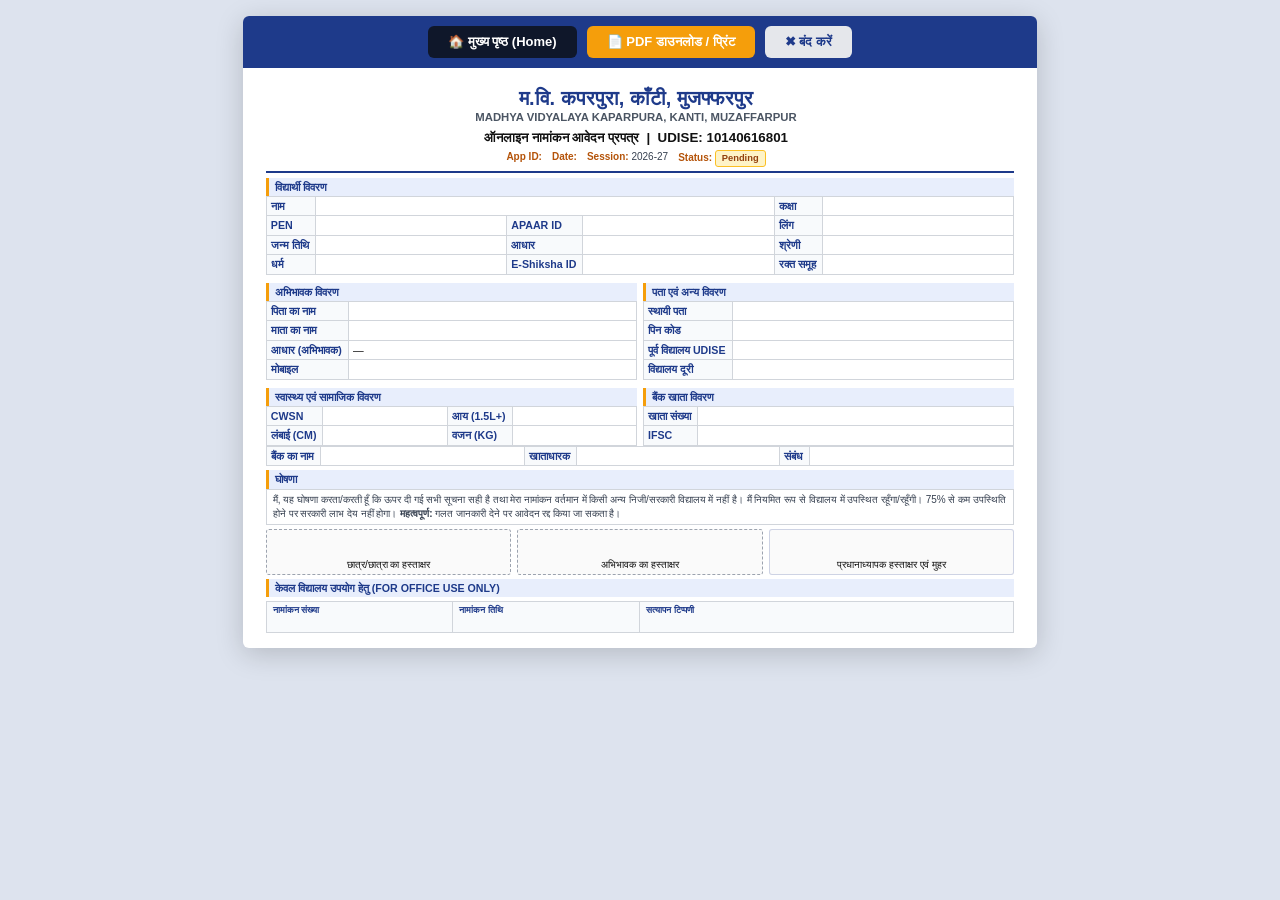
<file: admission-receipt.html>
<!DOCTYPE html>
<html lang="hi">
<head>
<meta charset="UTF-8">
<meta name="viewport" content="width=device-width, initial-scale=1.0">
<title>Admission Receipt</title>
<style>
/* ── Screen wrapper ─────────────────────────────────────────────────────── */
*{box-sizing:border-box;margin:0;padding:0}
body{background:#dde3ee;font-family:'Segoe UI',Arial,sans-serif;padding:16px;color:#111}

.page-wrap{
  width:210mm;
  margin:0 auto;
  background:#fff;
  box-shadow:0 6px 28px rgba(0,0,0,.18);
  border-radius:6px;
  overflow:hidden;
}

/* ── Action bar (screen only) ───────────────────────────────────────────── */
.action-bar{
  background:#1e3a8a;
  display:flex;gap:10px;justify-content:center;padding:10px;
}
.action-bar button{
  border:none;cursor:pointer;border-radius:6px;padding:8px 20px;
  font-size:13px;font-weight:700;
}
.btn-print{background:#f59e0b;color:#fff;}
.btn-close{background:#e5e7eb;color:#1e3a8a;}
.action-bar button:hover{opacity:.88}

/* ── Receipt body ───────────────────────────────────────────────────────── */
.receipt{
  padding:5mm 6mm 4mm;
  font-size:9.5pt;
  line-height:1.35;
}

/* ── Header ─────────────────────────────────────────────────────────────── */
.hd{
  display:grid;
  grid-template-columns:1fr auto;
  align-items:center;
  border-bottom:2.5px solid #1e3a8a;
  padding-bottom:4px;
  margin-bottom:5px;
  gap:8px;
}
.hd-center{text-align:center;}
.hd h1{font-size:15pt;color:#1e3a8a;font-weight:800;line-height:1.1}
.hd h3{font-size:8.5pt;color:#4b5563;font-weight:600;margin-top:1px}
.hd h2{font-size:10pt;color:#111;font-weight:700;margin-top:3px}
.hd-meta{
  font-size:7.5pt;color:#374151;
  display:flex;flex-wrap:wrap;justify-content:center;
  gap:2px 10px;margin-top:3px;
}
.hd-meta span b{color:#b45309}
.status-badge{
  display:inline-block;
  background:#fef3c7;border:1px solid #fbbf24;
  color:#92400e;font-size:7pt;font-weight:700;
  padding:1px 6px;border-radius:3px;
}

/* Photo box in header corner */
.photo-corner{
  width:75px;height:90px;
  border:1px solid #9ca3af;
  overflow:hidden;border-radius:3px;
  background:#f3f4f6;
  flex-shrink:0;
}
.photo-corner img{width:100%;height:100%;object-fit:cover;object-position:center top;display:block}

/* ── Section title ───────────────────────────────────────────────────────── */
.st{
  background:#e8eefc;
  color:#1e3a8a;
  font-weight:700;
  font-size:8pt;
  padding:2px 6px;
  border-left:3.5px solid #f59e0b;
  margin-top:4px;
  margin-bottom:0;
}

/* ── Info table ──────────────────────────────────────────────────────────── */
table.t{width:100%;border-collapse:collapse;}
table.t td{
  border:1px solid #d1d5db;
  padding:2px 4px;
  font-size:8pt;
  vertical-align:middle;
}
table.t td.lbl{
  font-weight:700;
  background:#f8fafc;
  color:#1e3a8a;
  white-space:nowrap;
  width:1%;
  padding-right:6px;
}
table.t td.val{color:#111}

/* ── Two-column layout helper ────────────────────────────────────────────── */
.cols2{display:grid;grid-template-columns:1fr 1fr;gap:0 6px;}
.cols3{display:grid;grid-template-columns:1fr 1fr 1fr;gap:0 6px;}

/* ── Signature strip ─────────────────────────────────────────────────────── */
.sig-strip{
  display:grid;
  grid-template-columns:1fr 1fr 1fr;
  gap:6px;
  margin-top:4px;
  text-align:center;
  font-size:7.5pt;
}
.sig-box{
  border:1px dashed #9ca3af;
  background:#fafafa;
  padding:2px 4px;
  border-radius:3px;
  min-height:46px;
  display:flex;flex-direction:column;
  justify-content:flex-end;align-items:center;
}
.sig-box img{max-height:28px;max-width:120px;object-fit:contain;margin-bottom:2px;}

/* ── Office use strip ───────────────────────────────────────────────────── */
.office-strip{
  margin-top:4px;
  border:1px solid #d1d5db;
  background:#f8fafc;
  display:grid;
  grid-template-columns:1fr 1fr 2fr;
  font-size:7.5pt;
}
.office-strip .oc{
  padding:2px 6px;
  border-right:1px solid #d1d5db;
}
.office-strip .oc:last-child{border-right:none}
.office-strip .oc b{display:block;color:#1e3a8a;font-size:7pt}

/* ── Declaration ────────────────────────────────────────────────────────── */
.decl{
  border:1px solid #d1d5db;
  padding:3px 6px;
  font-size:7.5pt;
  color:#374151;
  line-height:1.4;
}

@media print{
  @page{size:A4 portrait;margin:6mm 6mm 6mm 6mm}
  body{background:#fff;padding:0}
  .page-wrap{width:100%;box-shadow:none;border-radius:0}
  .action-bar{display:none}
  .receipt{padding:0}
}
</style>
</head>
<body>

<div class="page-wrap">
  <div class="action-bar">
    <a href="index.html" style="text-decoration: none;"><button class="btn-close" style="background: #0f172a; color: #fff; cursor: pointer;">🏠 मुख्य पृष्ठ (Home)</button></a>
    <button class="btn-print" id="printBtn">📄 PDF डाउनलोड / प्रिंट</button>
    <button class="btn-close" onclick="window.close()">✖ बंद करें</button>
  </div>

  <div class="receipt">
    <div class="hd">
      <div class="hd-center">
        <a href="index.html" style="text-decoration: none; color: inherit; display: inline-block;" title="मुख्य पृष्ठ पर जाएँ (Home Page)">
          <h1 id="schoolHindi">उ.मा.वि. कपरपुरा, काँटी, मुजफ्फरपुर</h1>
          <h3 id="schoolEnglish">UCHCH MADHYAMIK VIDYALAYA KAPARPURA, KANTI, MUZAFFARPUR</h3>
        </a>
        <h2>ऑनलाइन नामांकन आवेदन प्रपत्र &nbsp;|&nbsp; UDISE: <span id="schoolUdise">10140616812</span></h2>
        <div class="hd-meta">
          <span><b>App ID:</b> <span id="applicationId"></span></span>
          <span><b>Date:</b> <span id="submittedAt"></span></span>
          <span><b>Session:</b> <span id="academicSession"></span></span>
          <span><b>Status:</b> <span class="status-badge" id="status">Pending</span></span>
        </div>
      </div>
      <div class="photo-corner" id="photoBox">
        <img id="studentPhotoPreview" alt="Photo">
      </div>
    </div>

    <div class="st">विद्यार्थी विवरण</div>
    <table class="t">
      <tr>
        <td class="lbl">नाम</td><td class="val" id="studentName2" colspan="3"></td>
        <td class="lbl">कक्षा</td><td class="val" id="admissionClass"></td>
      </tr>
      <tr id="streamRow" style="display:none">
        <td class="lbl">संकाय</td><td class="val" id="stream" colspan="3"></td>
        <td class="lbl">लिंग</td><td class="val" id="gender2"></td>
      </tr>
      <tr>
        <td class="lbl">PEN</td><td class="val" id="penNumber"></td>
        <td class="lbl">APAAR ID</td><td class="val" id="apaarId"></td>
        <td class="lbl">लिंग</td><td class="val" id="gender"></td>
      </tr>
      <tr>
        <td class="lbl">जन्म तिथि</td><td class="val" id="dob"></td>
        <td class="lbl">आधार</td><td class="val" id="aadhaar"></td>
        <td class="lbl">श्रेणी</td><td class="val" id="category"></td>
      </tr>
      <tr>
        <td class="lbl">धर्म</td><td class="val" id="religion"></td>
        <td class="lbl">E-Shiksha ID</td><td class="val" id="eshikshakoshId"></td>
        <td class="lbl">रक्त समूह</td><td class="val" id="bloodGroup"></td>
      </tr>
    </table>

    <div class="cols2" style="margin-top:4px;gap:6px;">
      <div>
        <div class="st">अभिभावक विवरण</div>
        <table class="t">
          <tr><td class="lbl">पिता का नाम</td><td class="val" id="fatherName"></td></tr>
          <tr><td class="lbl">माता का नाम</td><td class="val" id="motherName"></td></tr>
          <tr><td class="lbl">आधार (अभिभावक)</td><td class="val"><span id="parentAadhaarType"></span> — <span id="parentAadhaar"></span></td></tr>
          <tr><td class="lbl">मोबाइल</td><td class="val" id="mobile"></td></tr>
        </table>
      </div>
      <div>
        <div class="st">पता एवं अन्य विवरण</div>
        <table class="t">
          <tr><td class="lbl">स्थायी पता</td><td class="val" id="address"></td></tr>
          <tr><td class="lbl">पिन कोड</td><td class="val" id="pinCode"></td></tr>
          <tr><td class="lbl">पूर्व विद्यालय UDISE</td><td class="val" id="previousUdise"></td></tr>
          <tr><td class="lbl">विद्यालय दूरी</td><td class="val" id="distance"></td></tr>
        </table>
      </div>
    </div>

    <div class="cols2" style="margin-top:4px;gap:6px;">
      <div>
        <div class="st">स्वास्थ्य एवं सामाजिक विवरण</div>
        <table class="t">
          <tr>
            <td class="lbl">CWSN</td><td class="val" id="cwsn"></td>
            <td class="lbl">आय (1.5L+)</td><td class="val" id="income"></td>
          </tr>
          <tr>
            <td class="lbl">लंबाई (CM)</td><td class="val" id="height"></td>
            <td class="lbl">वजन (KG)</td><td class="val" id="weight"></td>
          </tr>
        </table>
      </div>
      <div>
        <div class="st">बैंक खाता विवरण</div>
        <table class="t">
          <tr><td class="lbl">खाता संख्या</td><td class="val" id="accountNumber"></td></tr>
          <tr>
            <td class="lbl">IFSC</td><td class="val" id="ifsc"></td>
          </tr>
        </table>
      </div>
    </div>

    <table class="t" style="margin-top:0">
      <tr>
        <td class="lbl">बैंक का नाम</td><td class="val" id="bankName"></td>
        <td class="lbl">खाताधारक</td><td class="val" id="accountHolder"></td>
        <td class="lbl">संबंध</td><td class="val" id="accountHolderRelation"></td>
      </tr>
    </table>

    <div class="st" style="margin-top:4px">घोषणा</div>
    <div class="decl">
      मैं, यह घोषणा करता/करती हूँ कि ऊपर दी गई सभी सूचना सही है तथा मेरा नामांकन वर्तमान में किसी अन्य निजी/सरकारी विद्यालय में नहीं है।
      मैं नियमित रूप से विद्यालय में उपस्थित रहूँगा/रहूँगी। 75% से कम उपस्थिति होने पर सरकारी लाभ देय नहीं होगा।
      <strong>महत्वपूर्ण:</strong> गलत जानकारी देने पर आवेदन रद्द किया जा सकता है।
    </div>

    <div class="sig-strip">
      <div class="sig-box" id="studentSignatureArea">
        <span>छात्र/छात्रा का हस्ताक्षर</span>
      </div>
      <div class="sig-box">
        <span>अभिभावक का हस्ताक्षर</span>
      </div>
      <div class="sig-box" style="border-style:solid;border-color:#1e3a8a33">
        <span>प्रधानाध्यापक हस्ताक्षर एवं मुहर</span>
      </div>
    </div>

    <div class="st" style="margin-top:4px">केवल विद्यालय उपयोग हेतु (FOR OFFICE USE ONLY)</div>
    <div class="office-strip">
      <div class="oc"><b>नामांकन संख्या</b><span id="admissionNumber">&nbsp;</span></div>
      <div class="oc"><b>नामांकन तिथि</b><span id="admissionDate">&nbsp;</span></div>
      <div class="oc"><b>सत्यापन टिप्पणी</b>&nbsp;</div>
    </div>

  </div>
</div>

<script>
// MAKE SURE THIS MATCHES YOUR LIVE DEPLOYMENT URL!
const WEB_APP_URL = 'https://script.google.com/macros/s/AKfycbwQtEdZ-Y-NIgFFoWCmqQap-hCdfHk6lTFjSqswH-bOS75MkPr4PFz31S-TuFea9KE/exec';

document.getElementById('printBtn').addEventListener('click', function () {
  const btn = this;
  const imgs = Array.from(document.querySelectorAll('img'));
  btn.disabled = true; btn.textContent = '⏳ लोड हो रहा है...';
  Promise.all(imgs.map(i => new Promise(r => {
    if (i.complete) { r(); return; }
    i.addEventListener('load', r, {once:true});
    i.addEventListener('error', r, {once:true});
  }))).then(() => {
    btn.disabled = false; btn.textContent = '📄 PDF डाउनलोड / प्रिंट';
    window.print();
  });
});

function setText(id, v) {
  const el = document.getElementById(id);
  if (el) el.textContent = v || '';
}

// FIX 1: Safely extracts the ID from Apps Script Drive URLs to bypass browser image blocking
function driveUrl(raw) {
  if (!raw) return '';
  if (raw.startsWith('data:')) return raw;
  
  let id = '';
  const m1 = raw.match(/\/d\/([a-zA-Z0-9_-]+)/);
  const m2 = raw.match(/[?&]id=([a-zA-Z0-9_-]+)/); // Catches the 'id=' format
  
  if (m1) id = m1[1];
  else if (m2) id = m2[1];
  else if (/^[a-zA-Z0-9_-]{25,}$/.test(raw)) id = raw;
  
  if (id) return `https://drive.google.com/thumbnail?id=${id}&sz=w800`;
  return raw;
}

async function toBase64(url) {
  if (!url) return '';
  if (url.startsWith('data:')) return url;
  try {
    const r = await fetch(url, {mode:'cors', credentials:'omit'});
    if (!r.ok) throw new Error(r.status);
    const blob = await r.blob();
    return await new Promise((res,rej) => {
      const fr = new FileReader();
      fr.onload = () => res(fr.result);
      fr.onerror = () => rej();
      fr.readAsDataURL(blob);
    });
  } catch { 
    return url; // Fallback to standard URL if fetch is blocked
  }
}

async function setImage(id, raw, label) {
  const el = document.getElementById(id);
  if (!el || !raw) return;
  const src = await toBase64(driveUrl(raw));
  el.src = src; 
  el.alt = label;
}

async function populatePage(d) {
  setText('applicationId', d.applicationId);
  if (d.submittedAt) {
    const dt = new Date(d.submittedAt);
    setText('submittedAt', isNaN(dt) ? d.submittedAt : dt.toLocaleDateString('en-GB'));
  }
  setText('status', d.status || 'Pending');

  // FIX 2: Correctly format ISO Date Strings to standard DD/MM/YYYY
  if (d.dob) {
    let dobStr = String(d.dob);
    if (dobStr.includes('T')) {
        const dt = new Date(dobStr);
        if(!isNaN(dt)) {
            const dd = String(dt.getDate()).padStart(2, '0');
            const mm = String(dt.getMonth() + 1).padStart(2, '0');
            const yyyy = dt.getFullYear();
            setText('dob', `${dd}/${mm}/${yyyy}`);
        } else {
            setText('dob', dobStr);
        }
    } else {
        const parts = dobStr.split('-');
        setText('dob', parts.length === 3 ? `${parts[2]}/${parts[1]}/${parts[0]}` : dobStr);
    }
  }

  setText('studentName2', d.studentNameEnglish);
  setText('penNumber',    d.penNumber);
  setText('apaarId',      d.apaarId);
  setText('admissionClass', d.admissionClass ? 'Class ' + d.admissionClass : '');
  setText('eshikshakoshId', d.eshikshakoshId);
  setText('gender',       d.gender);
  setText('aadhaar',      d.studentAadhaar);
  setText('category',     d.category);
  setText('religion',     d.religion);
  setText('bloodGroup',   d.bloodGroup);

  const is1112 = /(11|12|XI|XII)/i.test(String(d.admissionClass || ''));
  const streamRow = document.getElementById('streamRow');
  if (streamRow) streamRow.style.display = is1112 ? 'table-row' : 'none';
  if (is1112) { setText('stream', d.stream); setText('gender2', d.gender); }

  setText('fatherName',        d.fatherName);
  setText('motherName',        d.motherName);
  setText('parentAadhaarType', d.parentAadhaarType);
  setText('parentAadhaar',     d.parentAadhaar);
  setText('mobile',            d.mobile);

  setText('address',      d.address);
  setText('pinCode',      d.pinCode);
  setText('previousUdise',d.previousUdise);
  setText('distance',     d.distance);
  setText('cwsn',         d.cwsn);
  setText('income',       d.income);
  setText('height',       d.height);
  setText('weight',       d.weight);

  setText('accountNumber',       d.accountNumber);
  setText('ifsc',                d.ifsc);
  setText('bankName',            d.bankName);
  setText('accountHolder',       d.accountHolder);
  setText('accountHolderRelation', d.accountHolderRelation);

  setText('admissionNumber', d.admissionNumber || '');
  setText('admissionDate',   d.admissionDate   || '');

  const isSenior = /(9|10|11|12|IX|X|XI|XII)/i.test(String(d.admissionClass || ''));
  document.getElementById('schoolHindi').textContent   = isSenior ? 'उ.मा.वि. कपरपुरा, काँटी, मुजफ्फरपुर'                  : 'म.वि. कपरपुरा, काँटी, मुजफ्फरपुर';
  document.getElementById('schoolEnglish').textContent = isSenior ? 'UCHCH MADHYAMIK VIDYALAYA KAPARPURA, KANTI, MUZAFFARPUR' : 'MADHYA VIDYALAYA KAPARPURA, KANTI, MUZAFFARPUR';
  document.getElementById('schoolUdise').textContent   = isSenior ? '10140616812' : '10140616801';

  const now = new Date(); const yr = now.getFullYear();
  const sy = now.getMonth() >= 3 ? yr : yr - 1;
  setText('academicSession', `${sy}-${String(sy+1).slice(-2)}`);

  const photoRaw = d.photoPreview || d.photoUrl || d.photo || '';
  const signRaw  = d.signaturePreview || d.signatureUrl || d.signature || '';

  if (!isSenior) {
    const pb = document.getElementById('photoBox');
    if (pb) pb.style.display = 'none';
  } else {
    await setImage('studentPhotoPreview', photoRaw, 'Student Photo');
    if (signRaw) {
      const sigSrc = await toBase64(driveUrl(signRaw));
      document.getElementById('studentSignatureArea').innerHTML =
        `<img src="${sigSrc}" style="max-height:30px;max-width:130px;object-fit:contain;margin-bottom:2px">
         <span>छात्र/छात्रा का हस्ताक्षर</span>`;
    }
  }
}

(async function () {
  const params = new URLSearchParams(window.location.search);
  const appId  = params.get('id');
  let data = {};

  if (appId === 'PREVIEW') {
    try { data = JSON.parse(sessionStorage.getItem('previewAdmissionData') || '{}'); } catch {}
  } else if (appId) {
    try {
      const url = `${WEB_APP_URL}?action=public.admission.get&applicationId=${encodeURIComponent(appId)}`;
      const res = await fetch(url);
      const result = await res.json();
      if (result.success && result.record) data = result.record;
    } catch (err) { console.error('Server fetch failed:', err); }
  }

  if (!data.applicationId) {
    try { data = JSON.parse(sessionStorage.getItem('previewAdmissionData') || '{}'); } catch {}
  }

  await populatePage(data);
})();
</script>
</body>
</html>
</file>
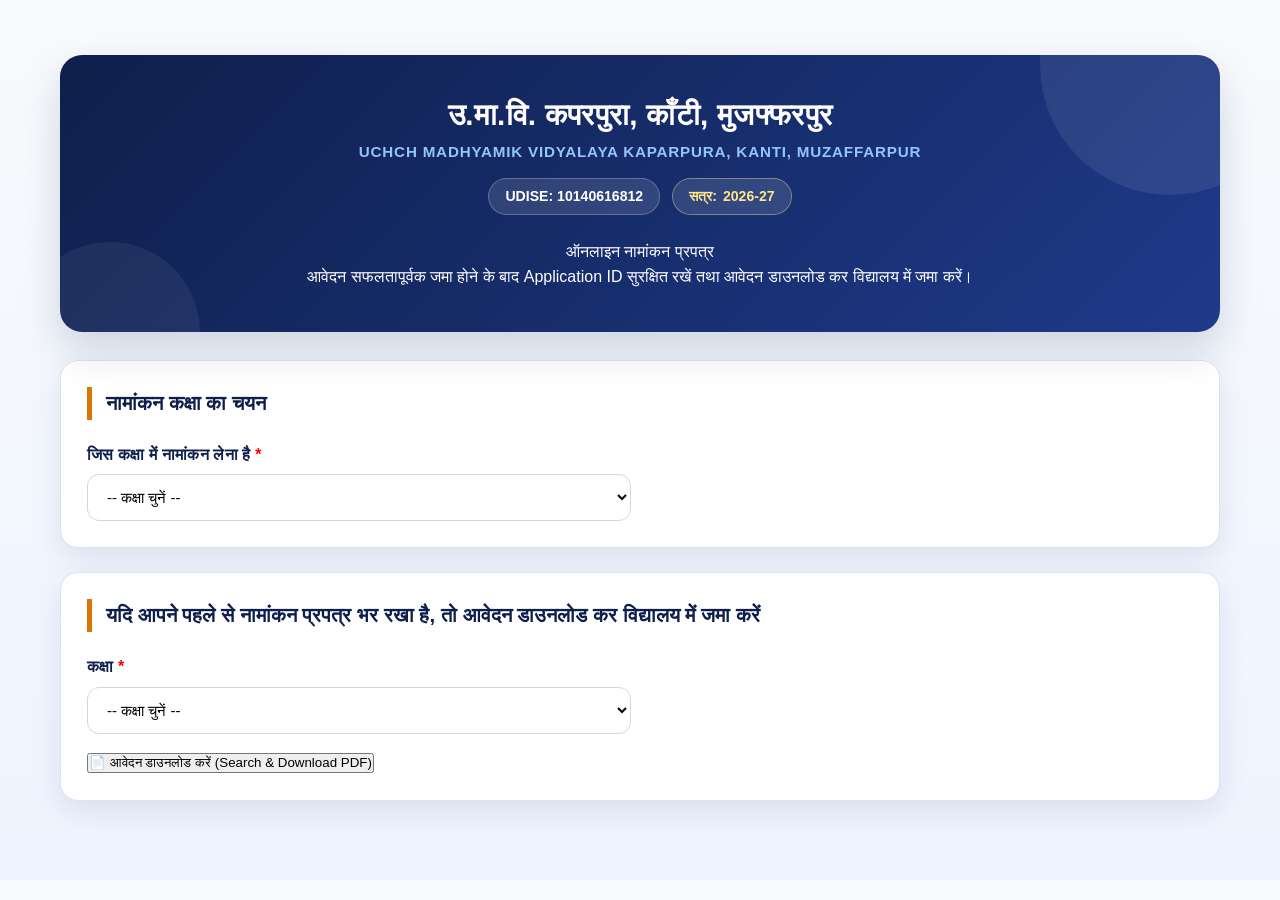
<file: admission.html>
<!DOCTYPE html>
<html lang="hi">
<head>
    <meta charset="UTF-8">
    <meta name="viewport" content="width=device-width, initial-scale=1.0">
    <title>Online Admission Form - UHS Kaparpura</title>
    <link rel="stylesheet" href="admission.css">
</head>
<body>

<div class="admission-container">

    <div class="form-header">
        <div class="header-top-row">
            <a href="index.html" class="school-info-link" title="मुख्य पृष्ठ पर जाएँ (Go to Home Page)" style="text-decoration: none; color: inherit; display: inline-block; transition: transform 0.2s ease, opacity 0.2s ease;">
                <div class="school-info">
                    <h1>उ.मा.वि. कपरपुरा, काँटी, मुजफ्फरपुर</h1>
                    <h2>UCHCH MADHYAMIK VIDYALAYA KAPARPURA, KANTI, MUZAFFARPUR</h2>
                </div>
            </a>
            <div class="header-badges">
                <span class="udise-badge">UDISE: 10140616812</span>
                <span class="session-badge">सत्र: <span id="academicSession"></span></span>
            </div>
        </div>
        <div class="admission-title">
            ऑनलाइन नामांकन प्रपत्र
        </div>
        <p class="header-note">
आवेदन सफलतापूर्वक जमा होने के बाद Application ID सुरक्षित रखें तथा आवेदन डाउनलोड कर विद्यालय में जमा करें।
</p>
    </div>

    <!-- Closed Portal Notice (Shown when admission_open is false) -->
    <div id="portalClosedNotice" class="portal-closed-alert" style="display:none; background: #fffbeb; border: 2px solid #f59e0b; border-radius: 16px; padding: 25px; text-align: center; margin-bottom: 25px; box-shadow: 0 4px 15px rgba(245,158,11,0.15);">
        <h3 style="color: #92400e; font-size: 1.35rem; margin: 0 0 8px 0; font-weight: 700;">📢 ऑनलाइन नामांकन वर्तमान में बंद है (Admission Closed)</h3>
        <p style="color: #78350f; font-size: 0.95rem; margin: 0 0 16px 0; line-height: 1.6;">
            नए विद्यार्थियों का ऑनलाइन नामांकन प्रपत्र वर्तमान में बंद कर दिया गया है।<br>
            यदि आपने पूर्व में आवेदन किया है, तो नीचे से अपनी रसीद खोजें एवं डाउनलोड करें।
        </p>
        <button type="button" id="btnScrollToReceipt" style="background: linear-gradient(135deg, #d97706 0%, #ea580c 100%); color: #fff; border: none; padding: 12px 24px; border-radius: 10px; font-weight: 700; cursor: pointer; font-size: 0.95rem; box-shadow: 0 4px 12px rgba(217, 119, 6, 0.3);">
            📄 पूर्व आवेदन रसीद खोजें एवं डाउनलोड करें
        </button>
    </div>

    <div id="newAdmissionContainer">
    <form id="admissionForm">

        <section class="form-section" id="classSection">
            <h3>नामांकन कक्षा का चयन</h3>

            <div class="grid-2">
                <div>
                    <label>जिस कक्षा में नामांकन लेना है <span style="color:red">*</span></label>
                    <select id="admissionClass" required>
                        <option value="">-- कक्षा चुनें --</option>
                        <option value="1">Class I</option>
                        <option value="2">Class II</option>
                        <option value="3">Class III</option>
                        <option value="4">Class IV</option>
                        <option value="5">Class V</option>
                        <option value="6">Class VI</option>
                        <option value="7">Class VII</option>
                        <option value="8">Class VIII</option>
                        <option value="9">Class IX</option>
                        <option value="10">Class X</option>
                        <option value="11">Class XI</option>
                        <option value="12">Class XII</option>
                    </select>
                </div>

                <div id="streamBlock" style="display:none;">
                    <label>संकाय / Stream <span style="color:red">*</span></label>
                    <select id="stream">
                        <option value="">-- संकाय चुनें --</option>
                        <option value="Arts">Arts</option>
                        <option value="Science">Science</option>
                    </select>
                </div>
            </div>
        </section>

        <section class="form-section" id="studentSection" style="display:none;">
            <h3>विद्यार्थी का विवरण (Student Details)</h3>

            <div class="grid-2">
                <div>
                    <label id="aadhaarLabel">विद्यार्थी का आधार संख्या (Primary Identifier) <span style="color:red">*</span></label>
                    <input type="text" id="studentAadhaar" maxlength="12" placeholder="Enter 12-digit Aadhaar Number" required>
                    <small id="aadhaarNote" style="display:none;color:#2563eb;">Class I के विद्यार्थियों के लिए आधार संख्या वैकल्पिक है।</small>
                </div>

                <div>
                    <label id="penLabel">विद्यार्थी का PEN संख्या</label>
                    <input type="text" id="penNumber" maxlength="11" placeholder="Enter 11-digit PEN (यदि उपलब्ध हो)">
                    <small id="penNote" style="display:none;color:#2563eb;">Class I के विद्यार्थियों के लिए PEN संख्या वैकल्पिक है।</small>
                </div>

                <div>
                    <label>विद्यार्थी का APAAR ID</label>
                    <input type="text" id="apaarId" maxlength="12" placeholder="Enter 12-digit APAAR ID">
                </div>

                <div>
                    <label>विद्यार्थी का ई-शिक्षाकोष ID</label>
                    <input type="text" id="eshikshakoshId" maxlength="15" placeholder="Enter 15-digit E-Shikshakosh ID">
                </div>

                <div>
                    <label>विद्यार्थी का नाम <span style="color:red">*</span></label>
                    <input type="text" id="studentNameEnglish" placeholder="Enter Name as per Aadhaar (English)" required>
                </div>

                <div>
                    <label>जन्म तिथि <span style="color:red">*</span></label>
                    <input type="date" id="dob" required>
                </div>

                <div>
                    <label>लिंग <span style="color:red">*</span></label>
                    <select id="gender" required>
                        <option value="">-- लिंग चुनें --</option>
                        <option>Male</option>
                        <option>Female</option>
                        <option>Other</option>
                    </select>
                </div>

                <div>
                    <label>सामाजिक श्रेणी <span style="color:red">*</span></label>
                    <select id="category" required>
                        <option value="">-- श्रेणी चुनें --</option>
                        <option>GEN</option>
                        <option>EBC</option>
                        <option>BC</option>
                        <option>SC</option>
                        <option>ST</option>
                    </select>
                </div>

                <div>
                    <label>धर्म <span style="color:red">*</span></label>
                    <select id="religion" required>
                        <option value="">-- धर्म चुनें --</option>
                        <option>Hindu</option>
                        <option>Muslim</option>
                        <option>Sikh</option>
                        <option>Christian</option>
                        <option>Other</option>
                    </select>
                </div>
            </div>
        </section>

        <section class="form-section" id="parentSection" style="display:none;">
            <h3>अभिभावक का विवरण</h3>

            <div class="grid-2">
                <div>
                    <label>माता का नाम <span style="color:red">*</span></label>
                    <input type="text" id="motherName" placeholder="Enter Mother's Full Name" required>
                </div>

                <div>
                    <label>पिता का नाम <span style="color:red">*</span></label>
                    <input type="text" id="fatherName" placeholder="Enter Father's Full Name" required>
                </div>

                <div>
                    <label>आधार संख्या किसका है? <span style="color:red">*</span></label>
                    <select id="parentAadhaarType" required>
                        <option value="">-- चुनें --</option>
                        <option>Father</option>
                        <option>Mother</option>
                    </select>
                </div>

                <div>
                    <label>अभिभावक का आधार संख्या <span style="color:red">*</span></label>
                    <input type="text" id="parentAadhaar" maxlength="12" placeholder="Enter 12-digit Aadhaar Number" required>
                </div>

                <div>
                    <label>मोबाइल संख्या <span style="color:red">*</span></label>
                    <input type="text" id="mobile" maxlength="10" placeholder="Enter 10-digit Mobile Number" required>
                </div>
            </div>
        </section>

        <section class="form-section" id="addressSection" style="display:none;">
            <h3>निवास स्थान / पता विवरण</h3>

            <div class="grid-2">
                <div>
                    <label>स्थायी पता <span style="color:red">*</span></label>
                    <input type="text" placeholder="Enter Full Permanent Address" id="address">
                </div>
                <div>
                    <label>पिन कोड <span style="color:red">*</span></label>
                    <input type="text" id="pinCode" maxlength="6" placeholder="Enter 6-digit PIN Code">
                </div>
            </div>
        </section>

        <section class="form-section" id="healthSection" style="display:none;">
            <h3>सामाजिक एवं स्वास्थ्य विवरण</h3>

            <div class="grid-3">
                <div>
                    <label>विद्यालय से दूरी <span style="color:red">*</span></label>
                    <select id="distance" required>
                        <option value="">-- दूरी चुनें --</option>
                        <option>0-1 KM</option>
                        <option>1-3 KM</option>
                        <option>3-5 KM</option>
                        <option>5+ KM</option>
                    </select>
                </div>

                <div>
                    <label>क्या विद्यार्थी दिव्यांग (CWSN) श्रेणी में आता/आती है?<span style="color:red">*</span></label>
                    <select id="cwsn">
                        <option>No</option>
                        <option>Yes</option>
                    </select>
                </div>

                <div>
                    <label>क्या माता-पिता की वार्षिक आय ₹1.5 लाख से अधिक है? <span style="color:red">*</span></label>
                    <select id="income">
                        <option value="">-- चुनें --</option>
                        <option>Yes</option>
                        <option>No</option>
                    </select>
                </div>

                <div>
                    <label>रक्त समूह <span style="color:red">*</span></label>
                    <select id="bloodGroup">
                        <option value="">-- चुनें --</option>
                        <option>A+</option>
                        <option>A-</option>
                        <option>B+</option>
                        <option>B-</option>
                        <option>AB+</option>
                        <option>AB-</option>
                        <option>O+</option>
                        <option>O-</option>
                    </select>
                </div>

                <div>
                    <label>लंबाई (सेमी) <span style="color:red">*</span></label>
                    <input type="number" id="height" min="50" max="220" placeholder="Height in CM">
                </div>

                <div>
                    <label>वजन (किलो) <span style="color:red">*</span></label>
                    <input type="number" id="weight" min="5" max="150" placeholder="Weight in KG">
                </div>
            </div>
        </section>

        <section class="form-section" id="previousSchoolSection" style="display:none;">
            <h3>पूर्व विद्यालय का विवरण</h3>

            <div>
                <label id="previousUdiseLabel">पूर्व विद्यालय का UDISE कोड <span style="color:red">*</span></label>
                <input type="text" id="previousUdise" maxlength="11" placeholder="Enter 11-digit Previous School UDISE Code">
                <small id="previousUdiseNote" style="display:none;color:#2563eb;">Class I के विद्यार्थियों के लिए यह विवरण वैकल्पिक है।</small>
            </div>
        </section>

        <section class="form-section" id="bankSection" style="display:none;">
            <h3>बैंक खाता विवरण</h3>

            <div class="grid-2">
                <div>
                    <label>बैंक खाता संख्या <span style="color:red">*</span></label>
                    <input type="text" id="accountNumber" maxlength="18" placeholder="Enter Bank Account Number">
                </div>

                <div>
                    <label>बैंक IFSC कोड <span style="color:red">*</span></label>
                    <input type="text" placeholder="Enter IFSC Code" id="ifsc">
                </div>

                <div>
                    <label>बैंक का नाम <span style="color:red">*</span></label>
                    <input type="text" placeholder="Enter Bank Name" id="bankName">
                </div>

                <div>
                    <label>खाताधारक का नाम <span style="color:red">*</span></label>
                    <input type="text" placeholder="Enter Account Holder Name" id="accountHolder">
                </div>
                <div id="relationBlock" style="display:none;">
                    <label>खाताधारक का विद्यार्थी से संबंध <span style="color:red">*</span></label>
                    <select id="accountHolderRelation">
                        <option value="">-- चुनें --</option>
                        <option>Student</option>
                        <option>Father</option>
                        <option>Mother</option>
                        <option>Guardian</option>
                    </select>
                </div>
            </div>
        </section>

        <section class="form-section declaration-box" id="declarationSection" style="display:none;">
            <p>
                मैं, यह घोषणा करता/करती हूँ कि ऊपर दी गई सभी सूचना सही है तथा मेरा नामांकन वर्तमान में किसी अन्य निजी/सरकारी विद्यालय में नहीं है। मैं नियमित रूप से विद्यालय में उपस्थित रहूँगा/रहूँगी। 75% से कम उपस्थिति होने पर मुझे किसी भी प्रकार का सरकारी लाभ देय नहीं होगा।
            </p>
            <br>
            <p><strong>महत्वपूर्ण:</strong> गलत जानकारी देने पर आवेदन रद्द किया जा सकता है।</p>
            <br>
            <p>
                I hereby declare that all information provided is true and correct. I am not currently enrolled in any other school. Below 75% attendance disqualifies me from government benefits.
            </p>
            <br>
            <label>
                <input type="checkbox" id="declaration" required>
                मैं उपरोक्त घोषणा से सहमत हूँ / I agree to the above declaration <span style="color:red">*</span>
            </label>
        </section>

        <section class="form-section" id="uploadSection" style="display:none;">
            <h3>फोटो एवं हस्ताक्षर अपलोड</h3>
            <div class="grid-2">
                <div class="photo-box">
                    <label>छात्र का फोटो <span style="color:red">*</span></label>
                    <p class="upload-note">पासपोर्ट आकार फोटो (3.5cm × 3.0cm)<br>फाइल आकार: 50KB से 100KB</p>
                    <div id="photoPreview">फोटो यहाँ दिखाई देगा</div>
                    <input type="file" id="studentPhoto" accept="image/jpeg,image/jpg,image/png" required>
                </div>
                <div class="photo-box">
                    <label>छात्र का हस्ताक्षर <span style="color:red">*</span></label>
                    <p class="upload-note">हस्ताक्षर (3.5cm × 1.1cm)<br>फाइल आकार: 5KB से 20KB</p>
                    <div id="signaturePreview">हस्ताक्षर यहाँ दिखाई देगा</div>
                    <input type="file" id="studentSignature" accept="image/jpeg,image/jpg,image/png" required>
                </div>
            </div>
        </section>

        <div class="form-actions" id="formActions" style="display:none;">
            <button type="button" id="previewBtn">👁 आवेदन पूर्वावलोकन</button>
            <button type="submit" id="submitBtn">✅ आवेदन जमा करें</button>
            <button type="reset">🗑 सभी जानकारी हटाएँ</button>
        </div>
    </form>
    </div>

    <!-- Search / Download Existing Application Section (Remains accessible even when admission is closed) -->
    <section class="form-section" id="searchReceiptSection">
        <h3>यदि आपने पहले से नामांकन प्रपत्र भर रखा है, तो आवेदन डाउनलोड कर विद्यालय में जमा करें</h3>
        <div class="grid-2">
            <div>
                <label>कक्षा <span style="color:red">*</span></label>
                <select id="searchClass">
                    <option value="">-- कक्षा चुनें --</option>
                    <option value="1">Class I</option>
                    <option value="2">Class II</option>
                    <option value="3">Class III</option>
                    <option value="4">Class IV</option>
                    <option value="5">Class V</option>
                    <option value="6">Class VI</option>
                    <option value="7">Class VII</option>
                    <option value="8">Class VIII</option>
                    <option value="9">Class IX</option>
                    <option value="10">Class X</option>
                    <option value="11">Class XI</option>
                    <option value="12">Class XII</option>
                </select>
            </div>

            <div id="searchTypeBlock" style="display:none;">
                <label>खोजने का प्रकार (Search By)</label>
                <select id="searchType">
                    <option value="aadhaar">आधार संख्या (Aadhaar Number)</option>
                    <option value="appId">Application ID</option>
                    <option value="pen">PEN Number</option>
                </select>
            </div>

            <div id="searchAadhaarBlock" style="display:none;">
                <label>आधार संख्या (Student Aadhaar)</label>
                <input type="text" id="searchAadhaar" maxlength="12" placeholder="Enter 12-digit Student Aadhaar">
                <small style="color:#2563eb;">विद्यार्थी के 12 अंकों के आधार नंबर से खोजें।</small>
            </div>

            <div id="searchApplicationBlock" style="display:none;">
                <label>Application ID</label>
                <input type="text" id="searchApplicationId" placeholder="Enter Application ID">
                <small style="color:#2563eb;">Application ID से खोजें।</small>
            </div>

            <div id="searchPenBlock" style="display:none;">
                <label>PEN संख्या</label>
                <input type="text" id="searchPen" maxlength="11" placeholder="Enter 11-digit PEN Number">
                <small style="color:#2563eb;">PEN Number से खोजें।</small>
            </div>
        </div>

        <div style="margin-top:15px;">
            <button type="button" id="downloadExistingBtn">
                📄 आवेदन डाउनलोड करें (Search & Download PDF)
            </button>
        </div>
    </section>
</div>

<script>
(function () {
    const today = new Date();
    const year = today.getFullYear();
    const startYear = today.getMonth() >= 3 ? year : year - 1;
    const endYear = startYear + 1;
    const sessionEl = document.getElementById('academicSession');
    if (sessionEl) {
        sessionEl.textContent = `${startYear}-${String(endYear).slice(-2)}`;
    }
})();
</script>
<script>
(function(){
    const classSelect = document.getElementById('admissionClass');
    const accountHolder = document.getElementById('accountHolder');
    const relationBlock = document.getElementById('relationBlock');
    const studentName = document.getElementById('studentNameEnglish');
    const streamBlock = document.getElementById('streamBlock');
    const streamField = document.getElementById('stream');
    const uploadSection = document.getElementById('uploadSection');
    const photoField = document.getElementById('studentPhoto');
    const signatureField = document.getElementById('studentSignature');
    const penField = document.getElementById('penNumber');
    const penLabel = document.getElementById('penLabel');
    const penNote = document.getElementById('penNote');
    const aadhaarField = document.getElementById('studentAadhaar');
    const aadhaarLabel = document.getElementById('aadhaarLabel');
    const aadhaarNote = document.getElementById('aadhaarNote');
    const previousUdiseField = document.getElementById('previousUdise');
    const previousUdiseLabel = document.getElementById('previousUdiseLabel');
    const previousUdiseNote = document.getElementById('previousUdiseNote');
    
    const searchClass = document.getElementById('searchClass');
    const searchType = document.getElementById('searchType');
    const searchTypeBlock = document.getElementById('searchTypeBlock');
    const searchAadhaarBlock = document.getElementById('searchAadhaarBlock');
    const searchApplicationBlock = document.getElementById('searchApplicationBlock');
    const searchPenBlock = document.getElementById('searchPenBlock');

    const studentSection = document.getElementById('studentSection');
    const parentSection = document.getElementById('parentSection');
    const addressSection = document.getElementById('addressSection');
    const healthSection = document.getElementById('healthSection');
    const previousSchoolSection = document.getElementById('previousSchoolSection');
    const bankSection = document.getElementById('bankSection');
    const declarationSection = document.getElementById('declarationSection');
    const formActions = document.getElementById('formActions');

    function updateBankFields(){
        if (window.isAdmissionOpen === false) {
            if (formActions) formActions.style.display = 'none';
            if (studentSection) studentSection.style.display = 'none';
            return;
        }
        const cls = parseInt(classSelect.value || '0',10);
        const showSections = cls >= 1;
        if (formActions) {
            formActions.style.display = showSections ? 'flex' : 'none';
        }
        studentSection.style.display = showSections ? 'block' : 'none';
        parentSection.style.display = showSections ? 'block' : 'none';
        addressSection.style.display = showSections ? 'block' : 'none';
        healthSection.style.display = showSections ? 'block' : 'none';
        previousSchoolSection.style.display = showSections ? 'block' : 'none';
        bankSection.style.display = showSections ? 'block' : 'none';
        if (declarationSection) {
            declarationSection.style.display = showSections ? 'block' : 'none';
        }

        if (cls >= 9) {
            uploadSection.style.display = 'block';
            photoField.required = true;
            signatureField.required = true;
        } else {
            uploadSection.style.display = 'none';
            photoField.required = false;
            signatureField.required = false;
        }

        if (cls === 1) {
            penField.required = false;
            penNote.style.display = 'block';
            penLabel.innerHTML = 'विद्यार्थी का PEN संख्या';
            
            aadhaarField.required = false;
            aadhaarNote.style.display = 'block';
            aadhaarLabel.innerHTML = 'विद्यार्थी का आधार संख्या';

            previousUdiseField.required = false;
            previousUdiseNote.style.display = 'block';
            previousUdiseLabel.innerHTML = 'पूर्व विद्यालय का UDISE कोड';
        } else {
            penField.required = false; // PEN is secondary
            penNote.style.display = 'none';
            penLabel.innerHTML = 'विद्यार्थी का PEN संख्या (वैकल्पिक)';

            aadhaarField.required = true;
            aadhaarNote.style.display = 'none';
            aadhaarLabel.innerHTML = 'विद्यार्थी का आधार संख्या <span style="color:red">*</span>';

            previousUdiseField.required = true;
            previousUdiseNote.style.display = 'none';
            previousUdiseLabel.innerHTML = 'पूर्व विद्यालय का UDISE कोड <span style="color:red">*</span>';
        }

        if (cls === 11 || cls === 12) {
            streamBlock.style.display = 'block';
            streamField.required = true;
        } else {
            streamBlock.style.display = 'none';
            streamField.required = false;
            streamField.value = '';
        }

        if(cls >= 9){
            relationBlock.style.display = 'none';
            accountHolder.value = studentName.value || '';
            accountHolder.readOnly = true;
            accountHolder.style.background = '#f3f4f6';
        }
        else if(cls >= 1){
            relationBlock.style.display = 'block';
            accountHolder.readOnly = false;
            accountHolder.style.background = '';
        }
    }

    classSelect.addEventListener('change', updateBankFields);
    studentName.addEventListener('input', () => {
        const cls = parseInt(classSelect.value || '0',10);
        if(cls >= 9){
            accountHolder.value = studentName.value;
        }
    });

    function updateSearchMode(){
        const cls = parseInt(searchClass?.value || '0',10);
        
        if(cls === 1){
            searchTypeBlock.style.display = 'block';
            const sType = searchType.value;
            if(sType === 'aadhaar') {
                searchAadhaarBlock.style.display = 'block';
                searchApplicationBlock.style.display = 'none';
                searchPenBlock.style.display = 'none';
            } else if(sType === 'pen') {
                searchAadhaarBlock.style.display = 'none';
                searchApplicationBlock.style.display = 'none';
                searchPenBlock.style.display = 'block';
            } else {
                searchAadhaarBlock.style.display = 'none';
                searchApplicationBlock.style.display = 'block';
                searchPenBlock.style.display = 'none';
            }
        } else if(cls >= 2){
            searchTypeBlock.style.display = 'block';
            const sType = searchType.value;
            if(sType === 'appId') {
                searchAadhaarBlock.style.display = 'none';
                searchApplicationBlock.style.display = 'block';
                searchPenBlock.style.display = 'none';
            } else if(sType === 'pen') {
                searchAadhaarBlock.style.display = 'none';
                searchApplicationBlock.style.display = 'none';
                searchPenBlock.style.display = 'block';
            } else {
                searchAadhaarBlock.style.display = 'block';
                searchApplicationBlock.style.display = 'none';
                searchPenBlock.style.display = 'none';
            }
        } else {
            searchTypeBlock.style.display = 'none';
            searchAadhaarBlock.style.display = 'none';
            searchApplicationBlock.style.display = 'none';
            searchPenBlock.style.display = 'none';
        }
    }

    if(searchClass){ searchClass.addEventListener('change', updateSearchMode); }
    if(searchType){ searchType.addEventListener('change', updateSearchMode); }
    updateSearchMode();
    updateBankFields();
})();
</script>
<script src="admission.js"></script>
</body>
</html>
</file>
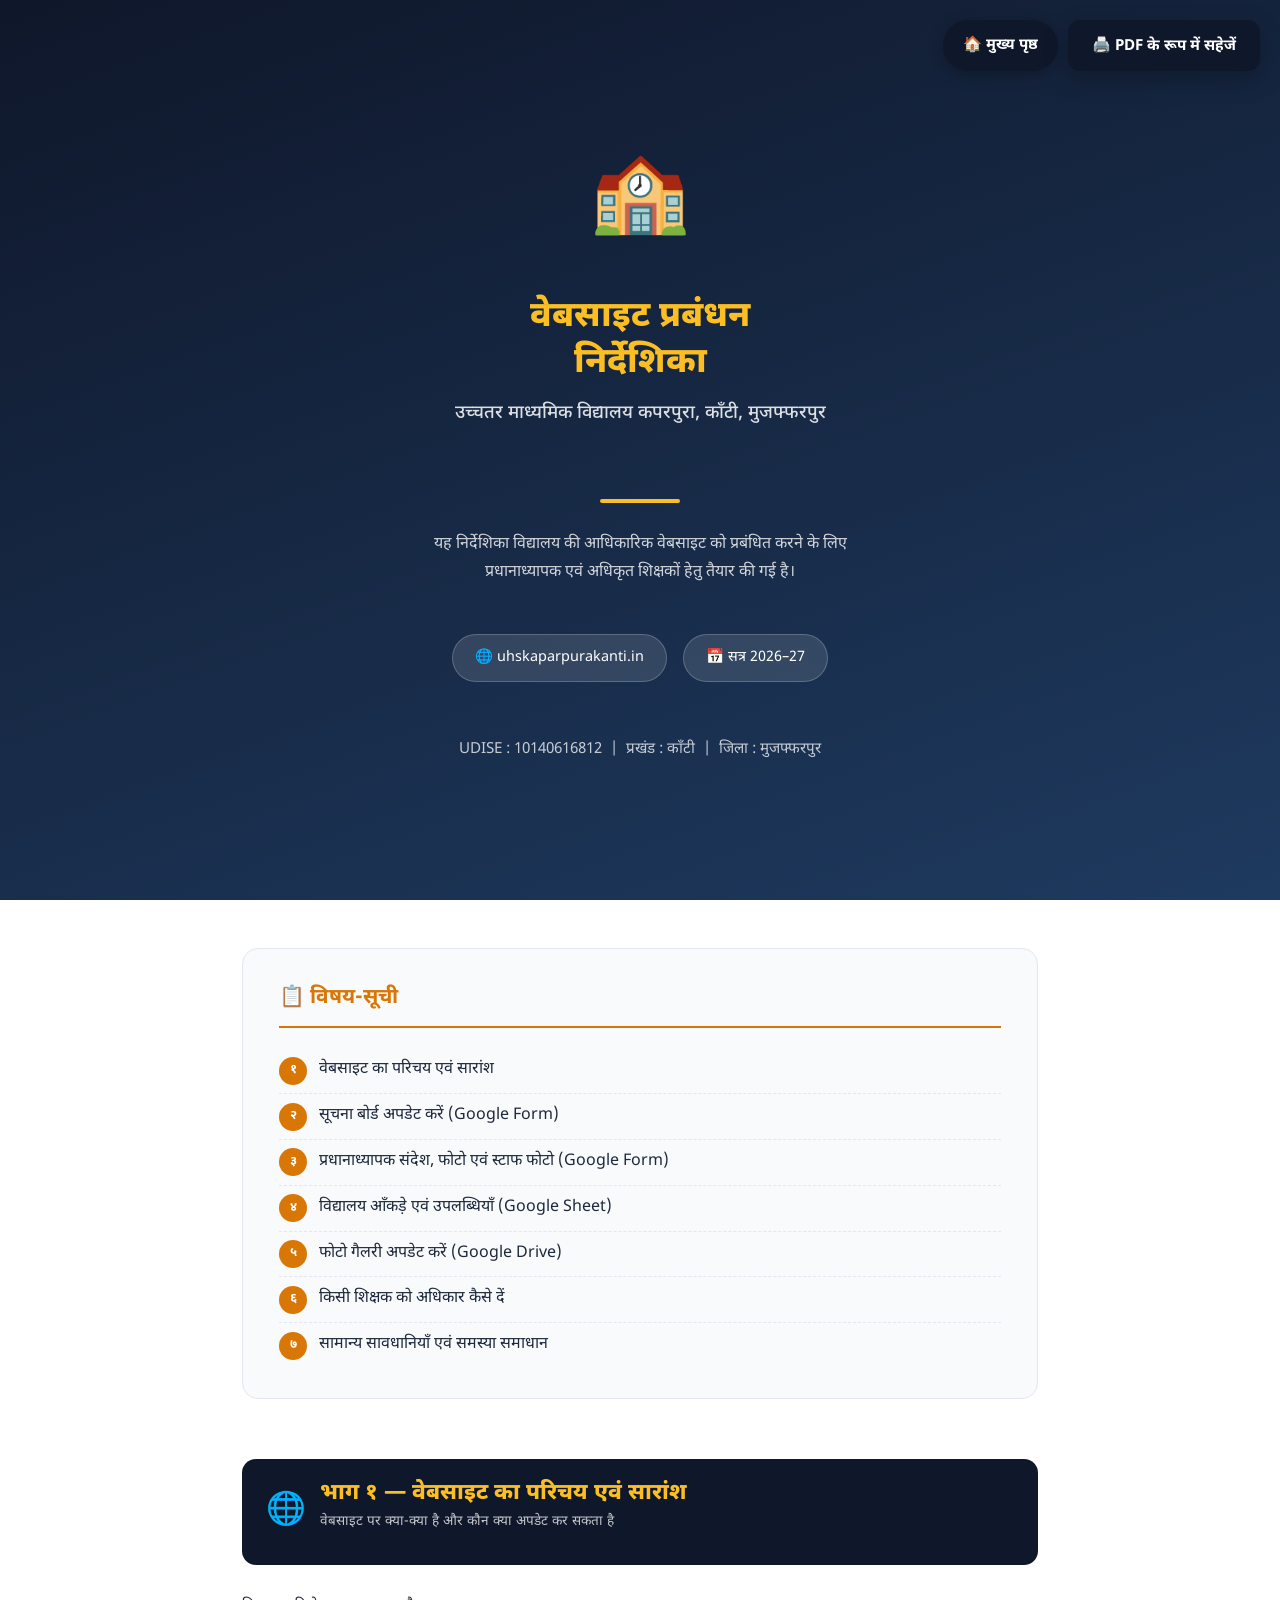
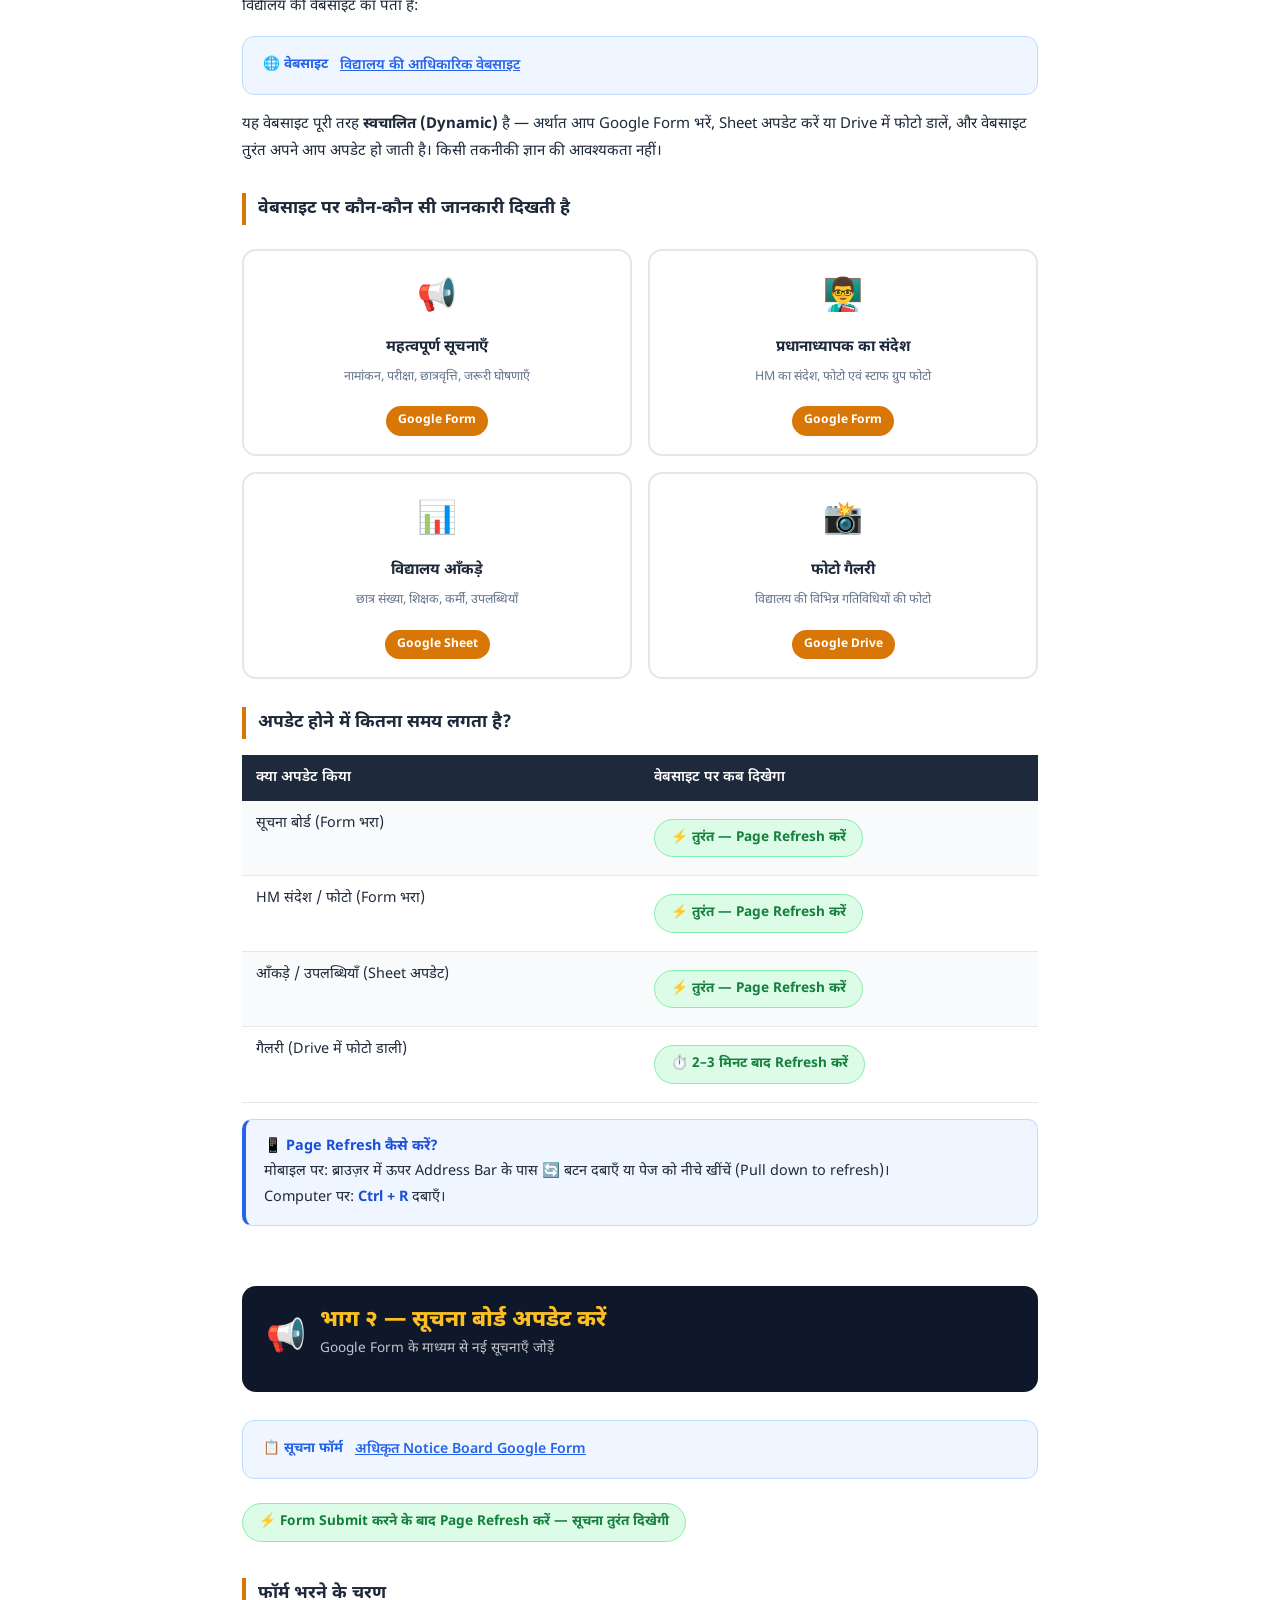
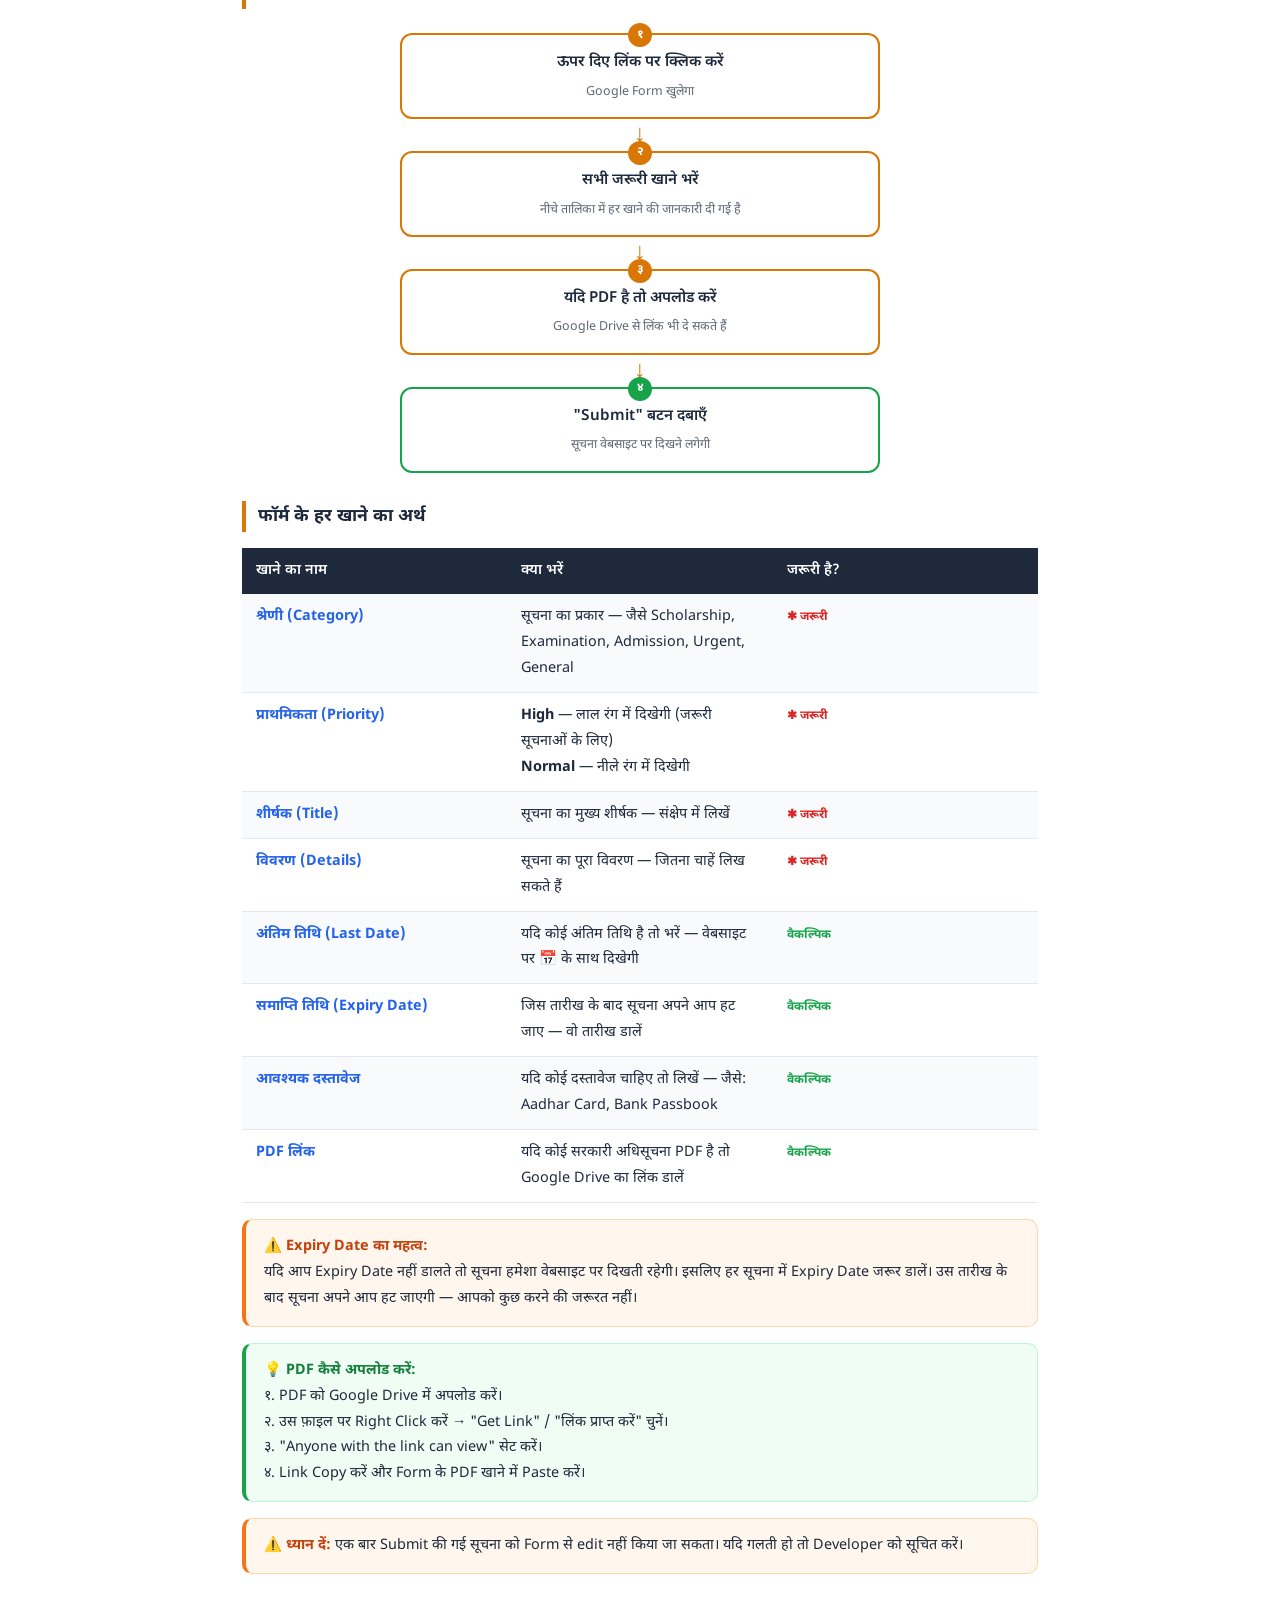
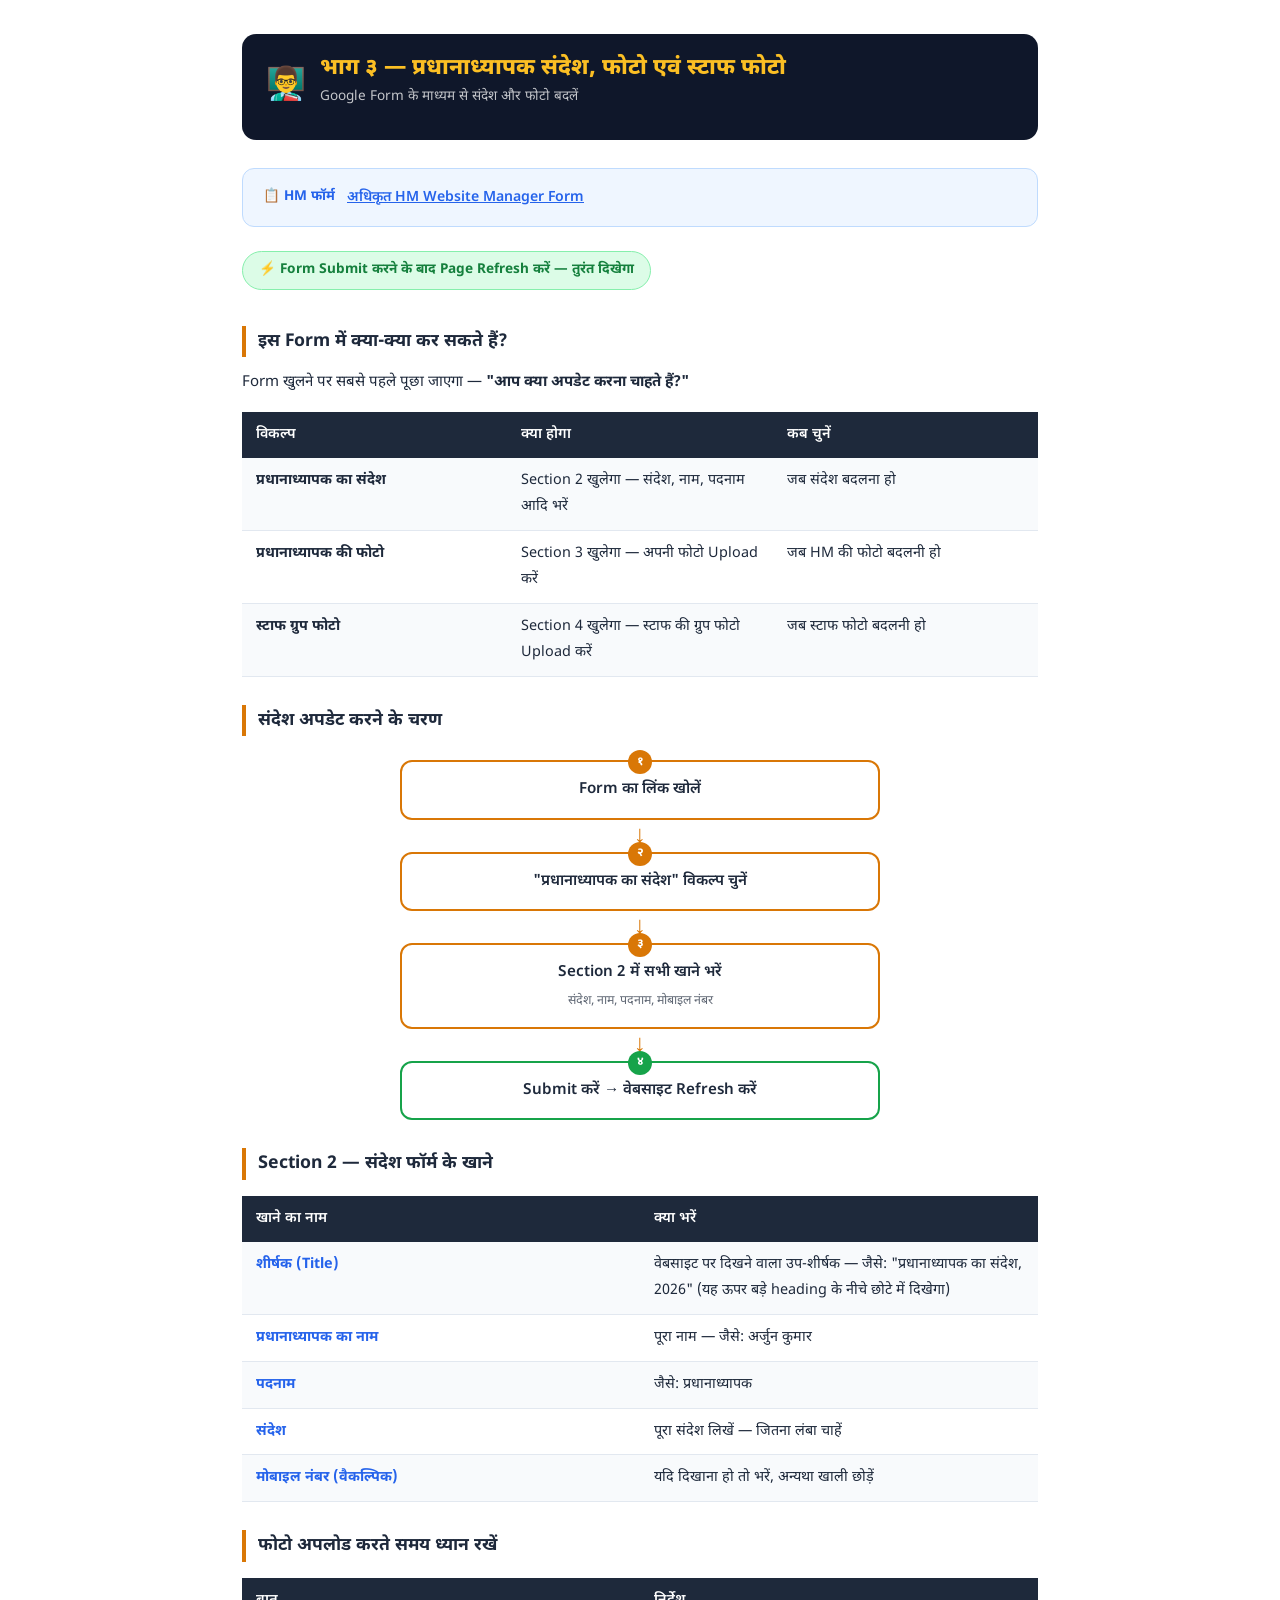
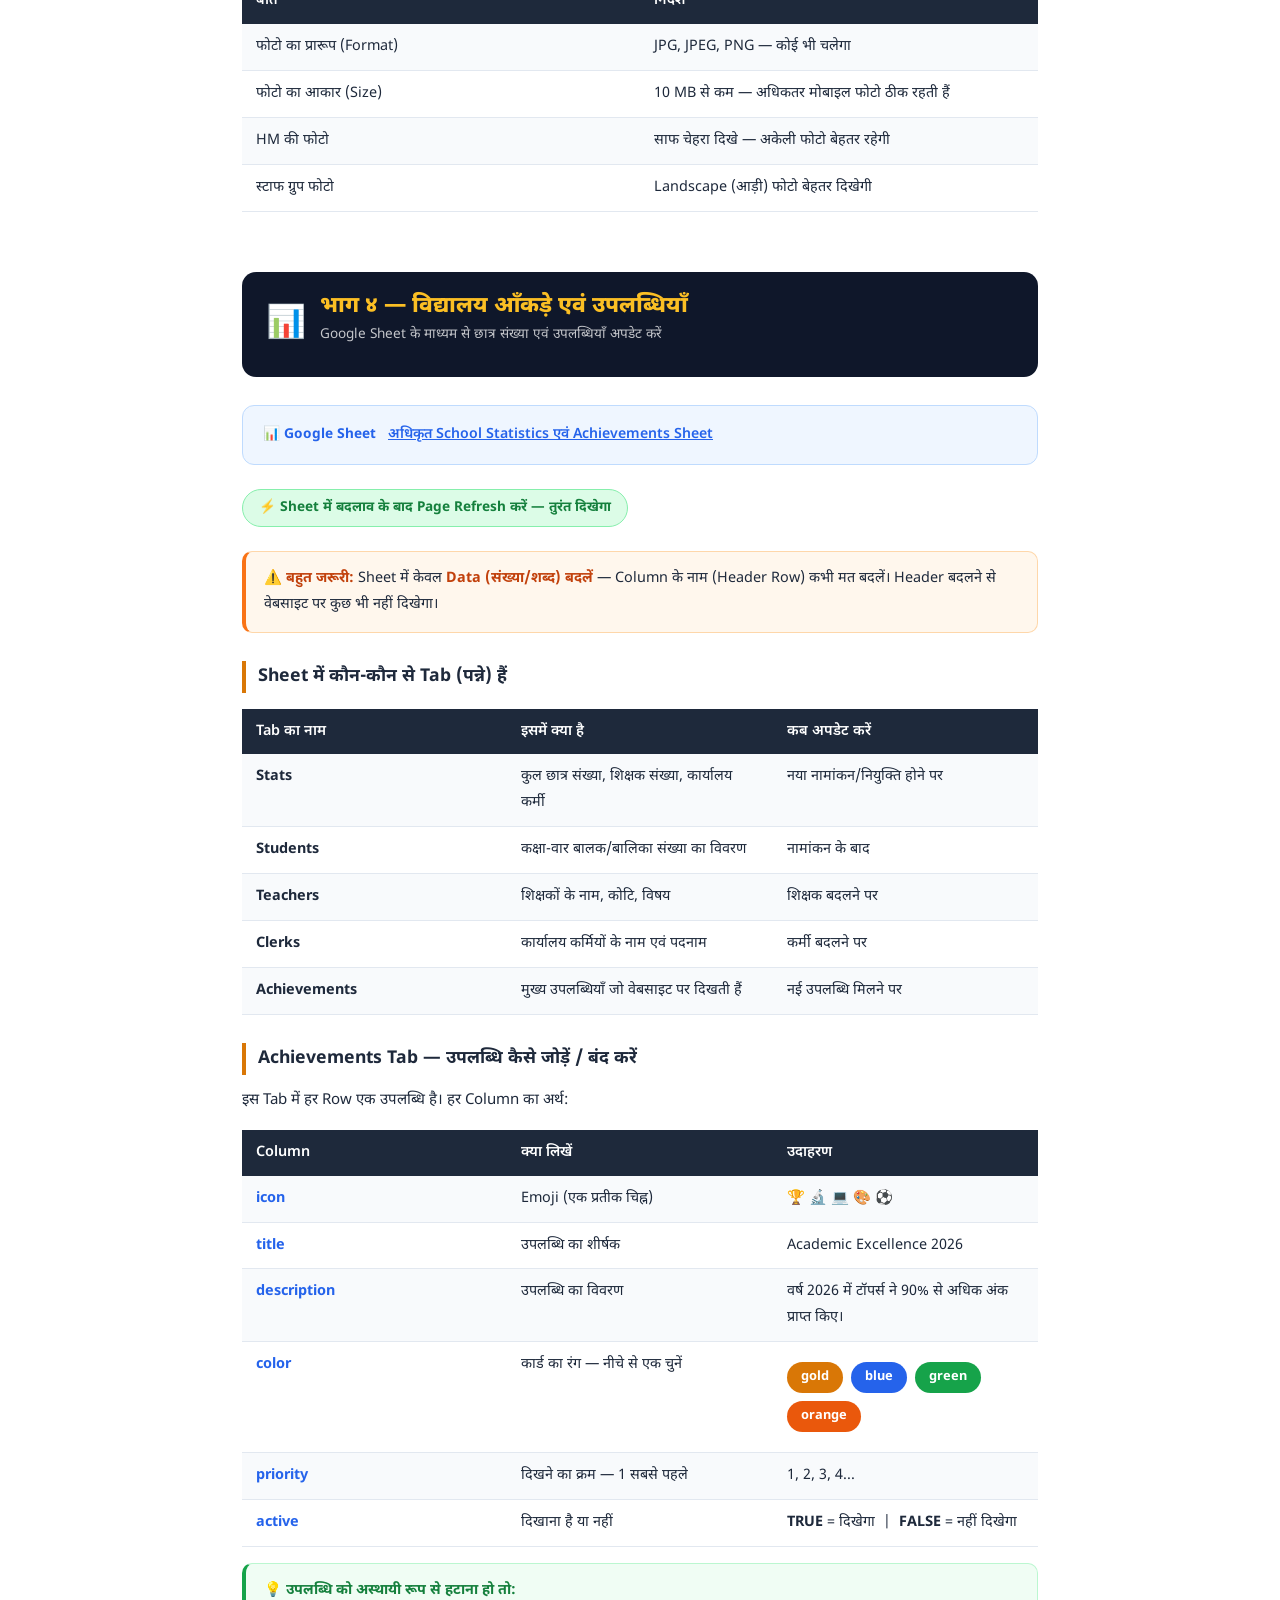
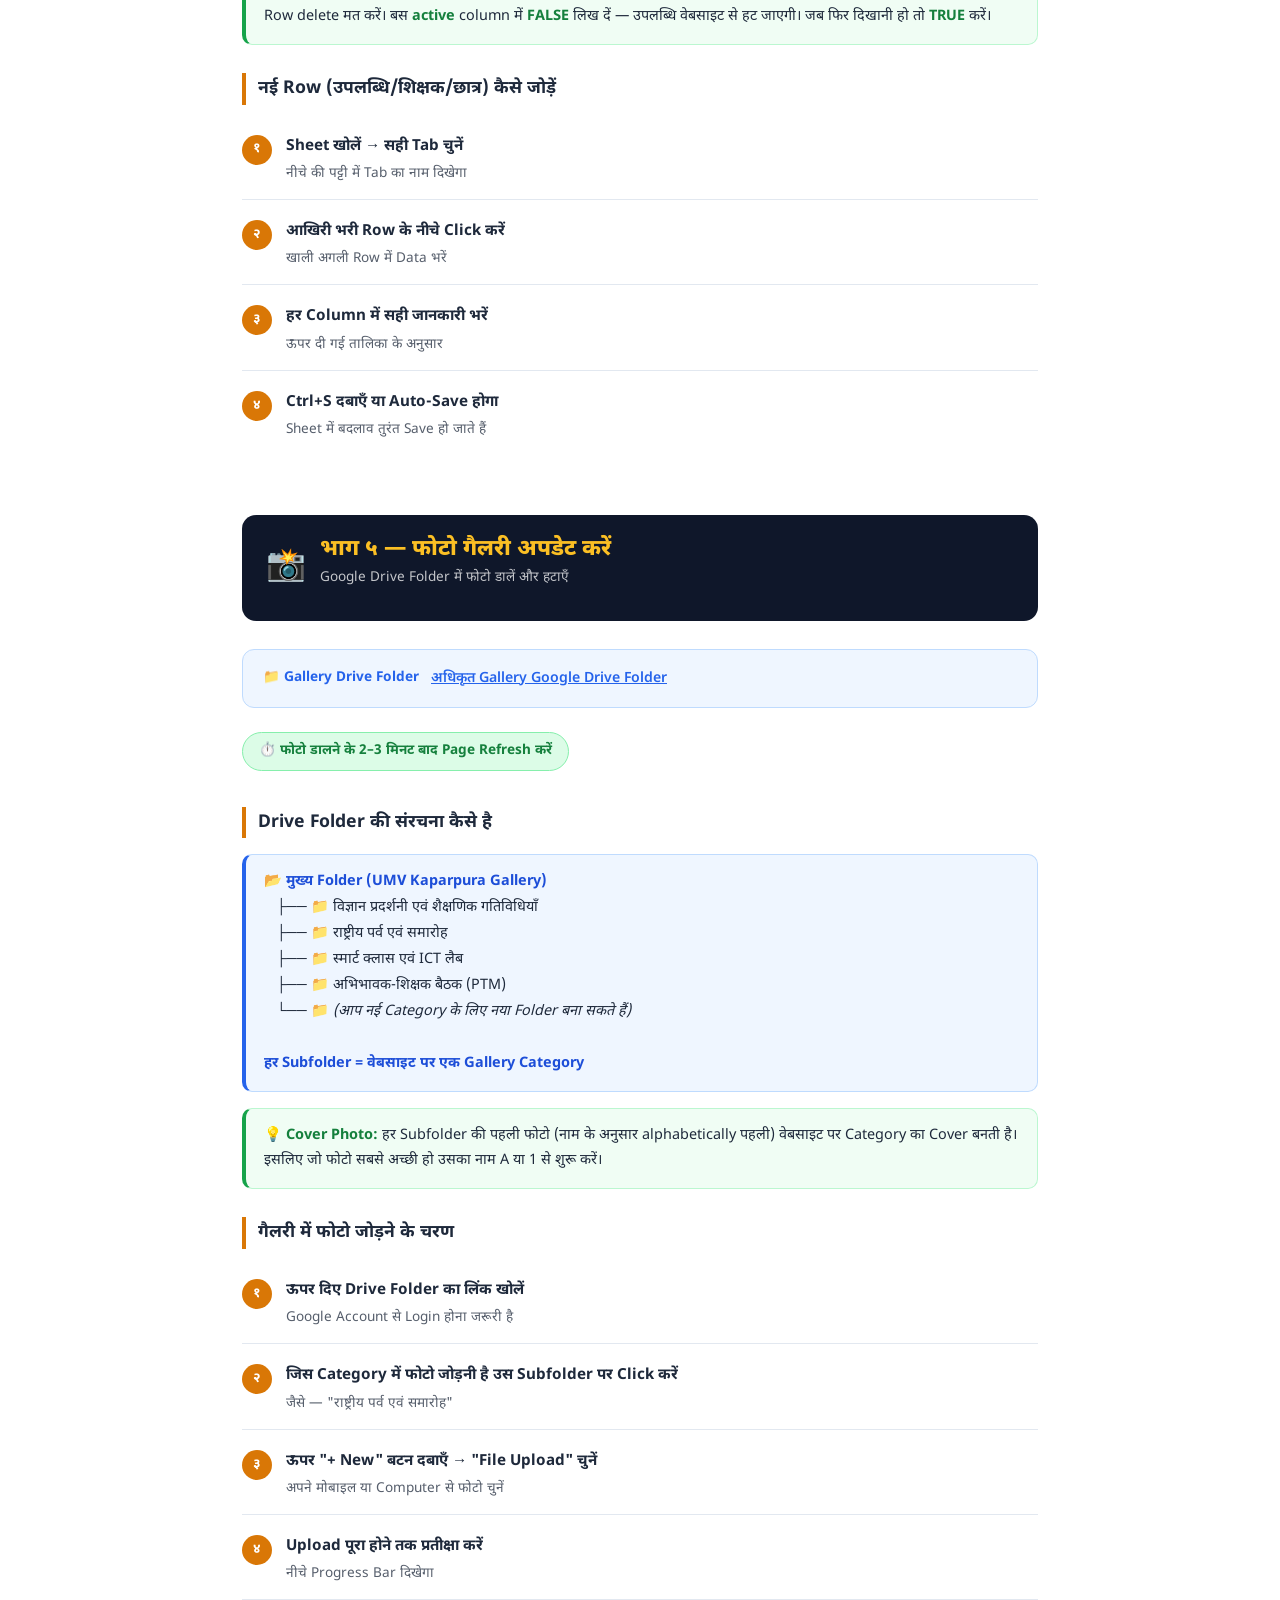
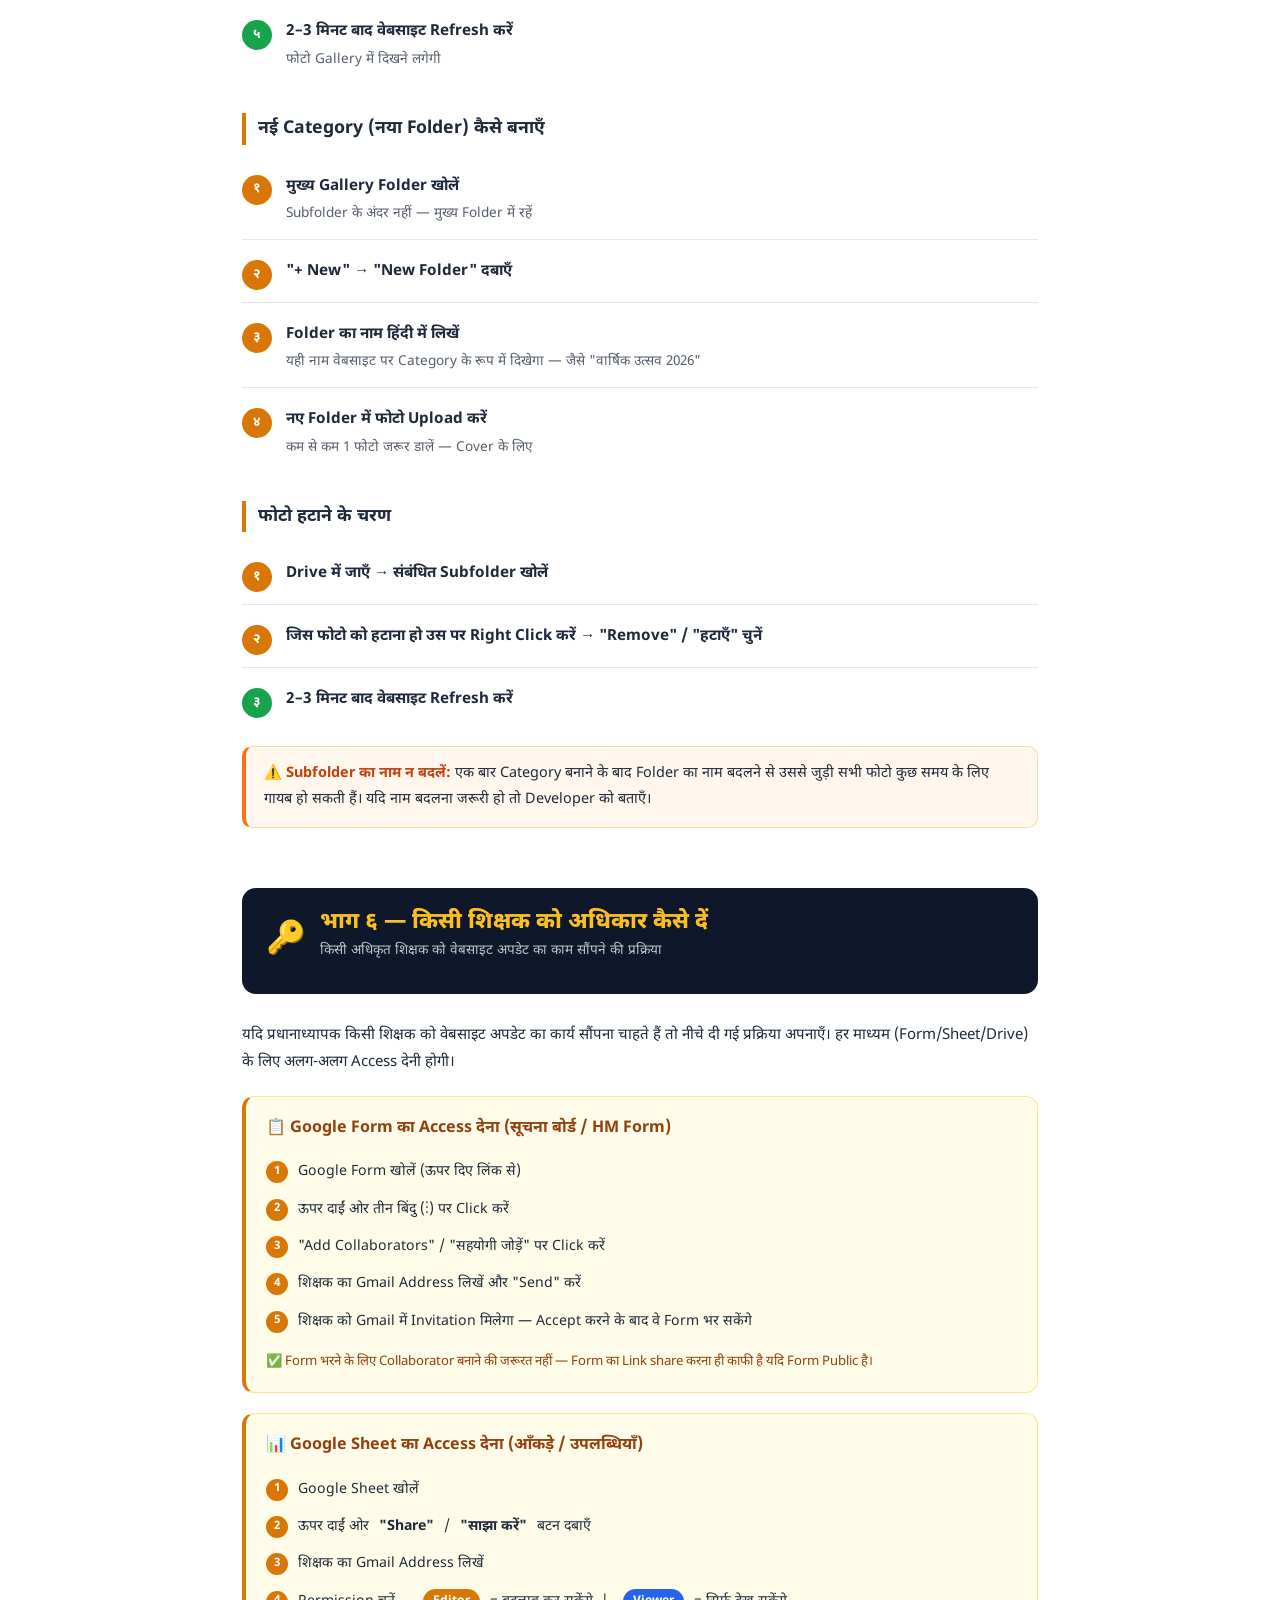
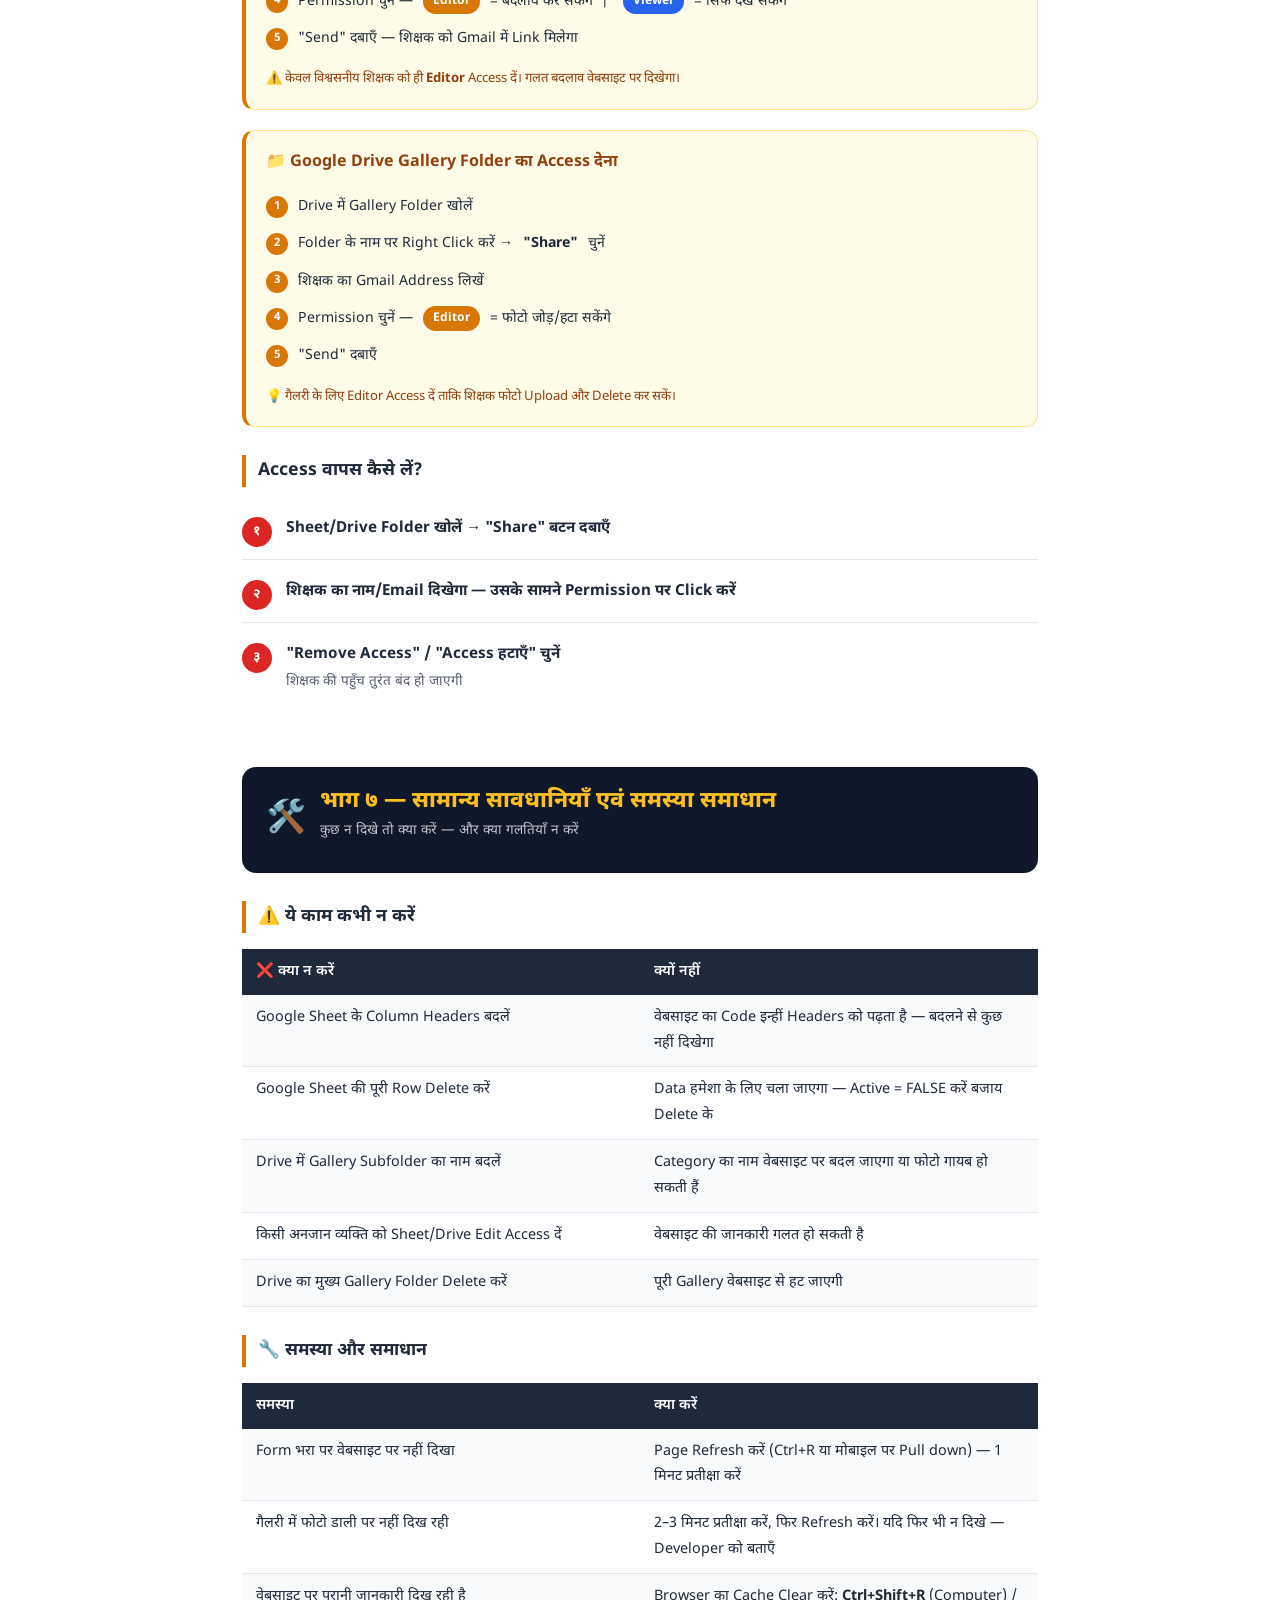
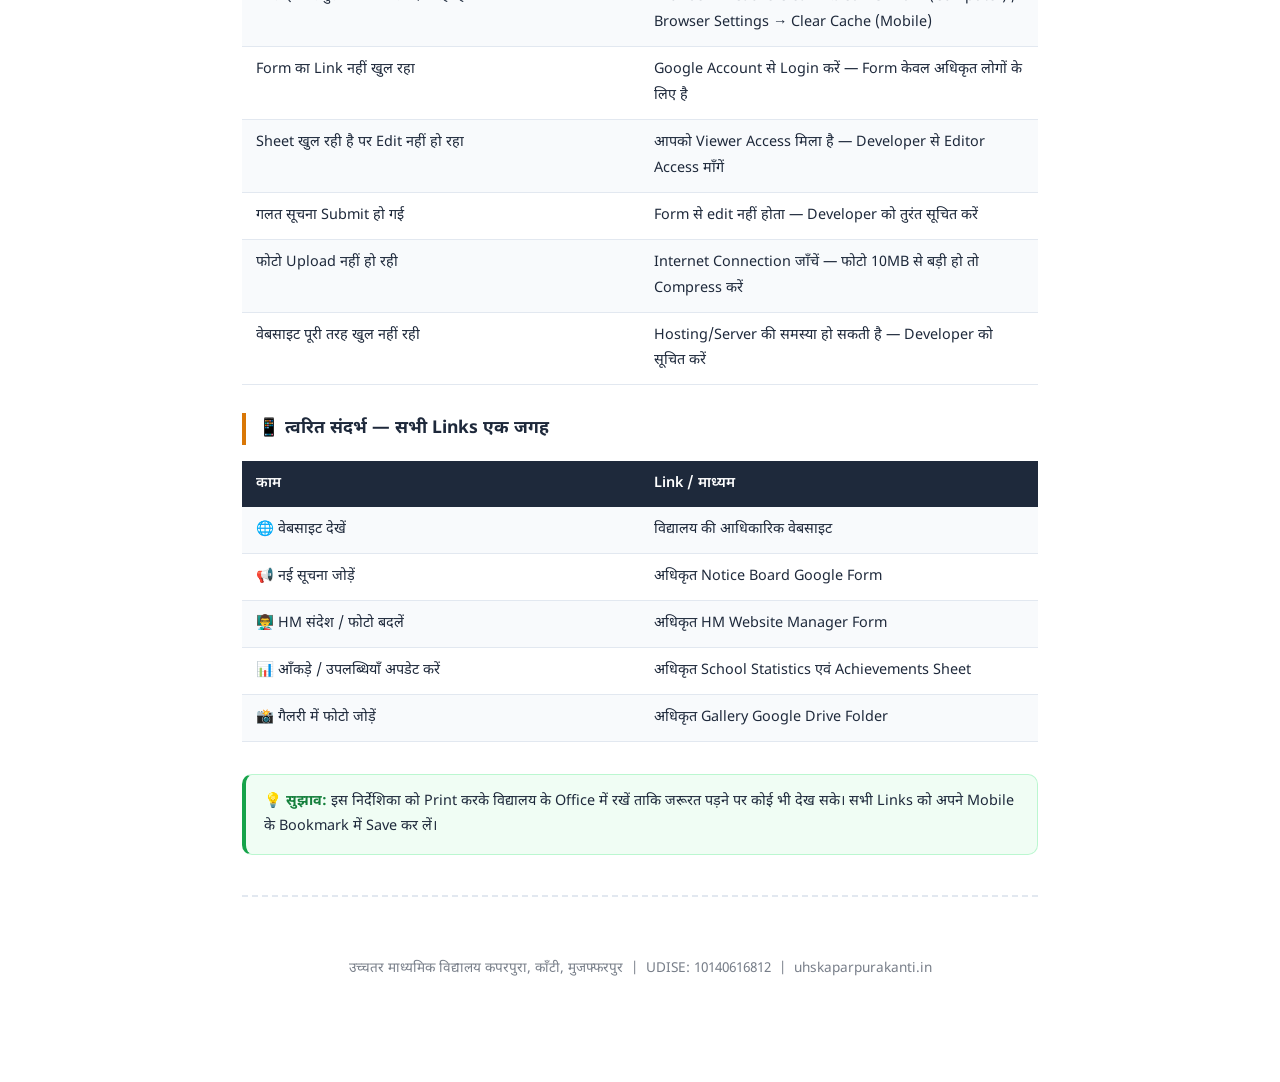
<file: guide.html>
<!DOCTYPE html>
<html lang="hi">
<head>
<meta charset="UTF-8">
<meta name="robots" content="noindex, nofollow">
<meta name="viewport" content="width=device-width, initial-scale=1.0">
<title>वेबसाइट प्रबंधन निर्देशिका — उ.मा.वि. कपरपुरा</title>
<link href="https://fonts.googleapis.com/css2?family=Noto+Sans+Devanagari:wght@400;500;600;700;800&display=swap" rel="stylesheet">
<style>
  * { margin: 0; padding: 0; box-sizing: border-box; }

  :root {
    --accent: #d97706;
    --dark:   #1e293b;
    --light:  #f8fafc;
    --border: #e2e8f0;
    --green:  #16a34a;
    --red:    #dc2626;
    --blue:   #2563eb;
    --warn:   #fff7ed;
    --warn-border: #fed7aa;
    --tip:    #f0fdf4;
    --tip-border: #bbf7d0;
    --info:   #eff6ff;
    --info-border: #bfdbfe;
  }

  body {
    font-family: 'Noto Sans Devanagari', sans-serif;
    background: #fff;
    color: var(--dark);
    font-size: 15px;
    line-height: 1.8;
  }

  /* ── PRINT ── */
  @media print {
    .no-print { display: none !important; }
    .page-break { page-break-before: always; }
    body { font-size: 13px; }
    .cover { min-height: auto; padding: 60px 40px; }

    /* Prevent ugly page splits */
    .section-header,
    .access-box,
    .link-box,
    .info-box,
    .tip-box,
    .warn-box,
    .flow,
    .steps,
    .master-card {
      break-inside: avoid;
      page-break-inside: avoid;
    }

    .info-table {
      break-inside: avoid;
      page-break-inside: avoid;
    }

    .info-table tr {
      break-inside: avoid;
      page-break-inside: avoid;
    }

    h2,
    h3,
    h4 {
      break-after: avoid;
      page-break-after: avoid;
    }

    h3 {
      page-break-after: avoid;
      break-after: avoid;
      page-break-inside: avoid;
    }

    .section-header {
      margin-top: 0;
    }

    /* Better A4 page margins */
    @page {
      size: A4;
      margin: 14mm;
    }
  }

  /* ── LAYOUT ── */
  .page { max-width: 860px; margin: 0 auto; padding: 0 32px 60px; }

  /* ── COVER ── */
  .cover {
    min-height: 100vh;
    display: flex;
    flex-direction: column;
    align-items: center;
    justify-content: center;
    text-align: center;
    padding: 80px 40px;
    background: linear-gradient(160deg, #0f172a 0%, #1e3a5f 100%);
    color: white;
    page-break-after: always;
  }

  .cover-icon { font-size: 5rem; margin-bottom: 24px; }

  .cover h1 {
    font-size: 2.2rem;
    font-weight: 800;
    line-height: 1.3;
    margin-bottom: 12px;
    color: #fbbf24;
  }

  .cover h2 {
    font-size: 1.15rem;
    font-weight: 500;
    opacity: .85;
    margin-bottom: 40px;
  }

  .cover-divider {
    width: 80px;
    height: 4px;
    background: #fbbf24;
    border-radius: 4px;
    margin: 28px auto;
  }

  .cover-meta {
    font-size: .95rem;
    opacity: .75;
    margin-top: 40px;
  }

  .cover-badge {
    display: inline-block;
    background: rgba(255,255,255,.12);
    border: 1px solid rgba(255,255,255,.2);
    padding: 10px 22px;
    border-radius: 999px;
    font-size: .9rem;
    margin: 6px;
  }

  /* ── TABLE OF CONTENTS ── */
  .toc {
    background: var(--light);
    border: 1px solid var(--border);
    border-radius: 16px;
    padding: 30px 36px;
    margin: 48px 0;
  }

  .toc h2 {
    color: var(--accent);
    font-size: 1.3rem;
    margin-bottom: 20px;
    padding-bottom: 10px;
    border-bottom: 2px solid var(--accent);
  }

  .toc ol {
    list-style: none;
    padding: 0;
  }

  .toc li {
    padding: 8px 0;
    border-bottom: 1px dashed var(--border);
    display: flex;
    align-items: center;
    gap: 12px;
    font-size: 1rem;
  }

  .toc li:last-child { border-bottom: none; }

  .toc-num {
    background: var(--accent);
    color: white;
    width: 28px;
    height: 28px;
    border-radius: 50%;
    display: flex;
    align-items: center;
    justify-content: center;
    font-size: .8rem;
    font-weight: 700;
    flex-shrink: 0;
  }

  /* ── SECTION HEADER ── */
  .section-header {
    display: flex;
    align-items: center;
    gap: 14px;
    margin: 60px 0 28px;
    padding: 20px 24px;
    background: #0f172a;
    border-radius: 14px;
    color: white;
  }

  .section-header .sec-icon {
    font-size: 2rem;
    flex-shrink: 0;
  }

  .section-header h2 {
    font-size: 1.4rem;
    font-weight: 800;
    color: #fbbf24;
    line-height: 1.3;
  }

  .section-header p {
    font-size: .85rem;
    opacity: .75;
    margin-top: 2px;
  }

  /* ── SUBSECTION ── */
  h3 {
    font-size: 1.1rem;
    font-weight: 700;
    color: var(--dark);
    margin: 28px 0 12px;
    padding-left: 12px;
    border-left: 4px solid var(--accent);
  }

  /* ── LINK BOX ── */
  .link-box {
    background: var(--info);
    border: 1px solid var(--info-border);
    border-radius: 12px;
    padding: 16px 20px;
    margin: 16px 0;
    display: flex;
    align-items: center;
    gap: 12px;
    flex-wrap: wrap;
  }

  .link-box .link-label {
    font-weight: 700;
    color: var(--blue);
    font-size: .85rem;
    white-space: nowrap;
  }

  .link-box a {
    color: var(--blue);
    word-break: break-all;
    font-size: .88rem;
    font-weight: 600;
  }

  /* ── FLOWCHART ── */
  .flow {
    display: flex;
    flex-direction: column;
    align-items: center;
    gap: 0;
    margin: 24px 0;
  }

  .flow-step {
    background: white;
    border: 2px solid var(--accent);
    border-radius: 12px;
    padding: 14px 24px;
    text-align: center;
    width: 100%;
    max-width: 480px;
    font-weight: 600;
    font-size: .95rem;
    position: relative;
  }

  .flow-step .step-num {
    position: absolute;
    top: -12px;
    left: 50%;
    transform: translateX(-50%);
    background: var(--accent);
    color: white;
    width: 24px;
    height: 24px;
    border-radius: 50%;
    font-size: .75rem;
    font-weight: 700;
    display: flex;
    align-items: center;
    justify-content: center;
  }

  .flow-step sub {
    display: block;
    font-size: .78rem;
    font-weight: 400;
    opacity: .7;
    margin-top: 4px;
  }

  .flow-arrow {
    font-size: 1.5rem;
    color: var(--accent);
    line-height: 1;
    margin: 4px 0;
  }

  .flow-step.green { border-color: var(--green); }
  .flow-step.green .step-num { background: var(--green); }
  .flow-step.blue  { border-color: var(--blue); }
  .flow-step.blue  .step-num { background: var(--blue); }

  /* ── STEPS LIST ── */
  .steps {
    list-style: none;
    padding: 0;
    margin: 16px 0;
  }

  .steps li {
    display: flex;
    gap: 14px;
    align-items: flex-start;
    padding: 12px 0;
    border-bottom: 1px solid var(--border);
  }

  .steps li:last-child { border-bottom: none; }

  .step-circle {
    background: var(--accent);
    color: white;
    width: 30px;
    height: 30px;
    border-radius: 50%;
    display: flex;
    align-items: center;
    justify-content: center;
    font-weight: 700;
    font-size: .85rem;
    flex-shrink: 0;
    margin-top: 2px;
  }

  .steps li .text { flex: 1; }
  .steps li .text strong { display: block; font-size: .95rem; }
  .steps li .text span { font-size: .85rem; opacity: .75; }

  /* ── TABLE ── */
  .info-table {
    width: 100%;
    border-collapse: collapse;
    margin: 16px 0;
    font-size: .9rem;
    table-layout: fixed;
  }

  .info-table th {
    background: var(--dark);
    color: white;
    padding: 10px 14px;
    text-align: left;
    font-weight: 600;
  }

  .info-table td {
    padding: 10px 14px;
    border-bottom: 1px solid var(--border);
    vertical-align: top;
    word-break: break-word;
  }

  .info-table tr:nth-child(even) td { background: var(--light); }

  .info-table .field-name {
    font-weight: 700;
    color: var(--blue);
    white-space: nowrap;
  }

  .info-table .required {
    color: var(--red);
    font-size: .75rem;
    font-weight: 700;
  }

  .info-table .optional {
    color: var(--green);
    font-size: .75rem;
    font-weight: 700;
  }

  /* ── BOXES ── */
  .warn-box {
    background: var(--warn);
    border: 1px solid var(--warn-border);
    border-left: 4px solid #f97316;
    border-radius: 10px;
    padding: 14px 18px;
    margin: 16px 0;
    font-size: .9rem;
  }

  .warn-box strong { color: #c2410c; }

  .tip-box {
    background: var(--tip);
    border: 1px solid var(--tip-border);
    border-left: 4px solid var(--green);
    border-radius: 10px;
    padding: 14px 18px;
    margin: 16px 0;
    font-size: .9rem;
  }

  .tip-box strong { color: #15803d; }

  .info-box {
    background: var(--info);
    border: 1px solid var(--info-border);
    border-left: 4px solid var(--blue);
    border-radius: 10px;
    padding: 14px 18px;
    margin: 16px 0;
    font-size: .9rem;
  }

  .info-box strong { color: #1d4ed8; }

  /* ── ACCESS SHARE BOX ── */
  .access-box {
    background: #fefce8;
    border: 1px solid #fde68a;
    border-left: 4px solid #d97706;
    border-radius: 12px;
    padding: 18px 20px;
    margin: 20px 0;
  }

  .access-box h4 {
    color: #92400e;
    font-size: 1rem;
    margin-bottom: 10px;
    display: flex;
    align-items: center;
    gap: 8px;
  }

  .access-steps {
    list-style: none;
    padding: 0;
    counter-reset: access-counter;
  }

  .access-steps li {
    counter-increment: access-counter;
    display: flex;
    gap: 10px;
    align-items: flex-start;
    padding: 6px 0;
    font-size: .88rem;
  }

  .access-steps li::before {
    content: counter(access-counter);
    background: #d97706;
    color: white;
    width: 22px;
    height: 22px;
    border-radius: 50%;
    display: flex;
    align-items: center;
    justify-content: center;
    font-size: .72rem;
    font-weight: 700;
    flex-shrink: 0;
    margin-top: 2px;
  }

  /* ── UPDATE TIME BADGE ── */
  .update-time {
    display: inline-flex;
    align-items: center;
    gap: 8px;
    background: #dcfce7;
    border: 1px solid #86efac;
    border-radius: 999px;
    padding: 6px 16px;
    font-size: .85rem;
    font-weight: 700;
    color: #15803d;
    margin: 8px 0;
  }

  /* ── MASTER FLOWCHART ── */
  .master-flow {
    display: grid;
    grid-template-columns: 1fr 1fr;
    gap: 16px;
    margin: 24px 0;
  }

  .master-card {
    border: 2px solid var(--border);
    border-radius: 14px;
    padding: 18px;
    text-align: center;
    transition: border-color .2s;
  }

  .master-card .mc-icon { font-size: 2rem; margin-bottom: 8px; }
  .master-card h4 { font-size: .95rem; font-weight: 700; margin-bottom: 6px; color: var(--dark); }
  .master-card p { font-size: .78rem; color: #64748b; line-height: 1.5; }
  .master-card .mc-tool {
    display: inline-block;
    margin-top: 10px;
    background: var(--accent);
    color: white;
    padding: 4px 12px;
    border-radius: 999px;
    font-size: .75rem;
    font-weight: 700;
  }

  /* ── COLOR CHIPS ── */
  .color-chips { display: flex; flex-wrap: wrap; gap: 8px; margin: 10px 0; }
  .chip {
    padding: 4px 14px;
    border-radius: 999px;
    font-size: .8rem;
    font-weight: 700;
    color: white;
  }
  .chip-gold   { background: #d97706; }
  .chip-blue   { background: #2563eb; }
  .chip-green  { background: #16a34a; }
  .chip-orange { background: #ea580c; }

  /* ── DIVIDER ── */
  .divider {
    border: none;
    border-top: 2px dashed var(--border);
    margin: 40px 0;
  }

  /* ── PRINT BUTTON ── */
  .print-btn {
    position: fixed;
    bottom: 28px;
    right: 28px;
    background: #0f172a;
    color: white;
    border: none;
    padding: 14px 24px;
    border-radius: 12px;
    font-size: .95rem;
    font-weight: 700;
    cursor: pointer;
    box-shadow: 0 8px 24px rgba(0,0,0,.25);
    font-family: inherit;
    z-index: 999;
  }

  .print-btn:hover { background: var(--accent); }

  p { margin-bottom: 10px; }
  ul { padding-left: 20px; }
  ul li { margin-bottom: 6px; }

  .badge-inline {
    display: inline-block;
    background: var(--accent);
    color: white;
    padding: 2px 10px;
    border-radius: 999px;
    font-size: .75rem;
    font-weight: 700;
    vertical-align: middle;
  }

  .badge-red {
    background: var(--red);
  }

  .badge-green {
    background: var(--green);
  }
</style>
</head>
<body>

<!-- PRINT & HOME BUTTONS -->
<div class="no-print" style="position: fixed; top: 20px; right: 20px; z-index: 9999; display: flex; gap: 10px;">
  <a href="index.html" style="text-decoration: none; background: #0f172a; color: white; border: none; padding: 12px 20px; border-radius: 999px; font-family: inherit; font-size: 0.95rem; font-weight: 700; cursor: pointer; box-shadow: 0 4px 16px rgba(0,0,0,0.25); display: inline-flex; align-items: center; gap: 6px;">🏠 मुख्य पृष्ठ</a>
  <button class="print-btn" onclick="window.print()" style="position: static;">🖨️ PDF के रूप में सहेजें</button>
</div>

<!-- ══════════════════════════════════════
     COVER PAGE
══════════════════════════════════════ -->
<div class="cover">
  <div class="cover-icon">🏫</div>
  <h1>वेबसाइट प्रबंधन<br>निर्देशिका</h1>
  <a href="index.html" style="text-decoration: none; color: inherit;" title="मुख्य पृष्ठ पर जाएँ (Go to Home Page)">
    <h2>उच्चतर माध्यमिक विद्यालय कपरपुरा, काँटी, मुजफ्फरपुर</h2>
  </a>
  <div class="cover-divider"></div>
  <p style="opacity:.8;font-size:1rem;max-width:500px;line-height:1.7;">
    यह निर्देशिका विद्यालय की आधिकारिक वेबसाइट को प्रबंधित करने के लिए<br>
    प्रधानाध्यापक एवं अधिकृत शिक्षकों हेतु तैयार की गई है।
  </p>
  <div style="margin-top:32px;">
    <span class="cover-badge">🌐 uhskaparpurakanti.in</span>
    <span class="cover-badge">📅 सत्र 2026–27</span>
  </div>
  <div class="cover-meta" style="margin-top:48px;">
    <p>UDISE : 10140616812 &nbsp;|&nbsp; प्रखंड : काँटी &nbsp;|&nbsp; जिला : मुजफ्फरपुर</p>
  </div>
</div>

<!-- ══════════════════════════════════════
     PAGE CONTENT STARTS
══════════════════════════════════════ -->
<div class="page">

  <!-- TABLE OF CONTENTS -->
  <div class="toc">
    <h2>📋 विषय-सूची</h2>
    <ol>
      <li><span class="toc-num">१</span> वेबसाइट का परिचय एवं सारांश</li>
      <li><span class="toc-num">२</span> सूचना बोर्ड अपडेट करें (Google Form)</li>
      <li><span class="toc-num">३</span> प्रधानाध्यापक संदेश, फोटो एवं स्टाफ फोटो (Google Form)</li>
      <li><span class="toc-num">४</span> विद्यालय आँकड़े एवं उपलब्धियाँ (Google Sheet)</li>
      <li><span class="toc-num">५</span> फोटो गैलरी अपडेट करें (Google Drive)</li>
      <li><span class="toc-num">६</span> किसी शिक्षक को अधिकार कैसे दें</li>
      <li><span class="toc-num">७</span> सामान्य सावधानियाँ एवं समस्या समाधान</li>
    </ol>
  </div>

  <!-- ══════════════
       PART 1
  ══════════════ -->
  <div class="section-header">
    <div class="sec-icon">🌐</div>
    <div>
      <h2>भाग १ — वेबसाइट का परिचय एवं सारांश</h2>
      <p>वेबसाइट पर क्या-क्या है और कौन क्या अपडेट कर सकता है</p>
    </div>
  </div>

  <p>विद्यालय की वेबसाइट का पता है:</p>
  <div class="link-box">
    <span class="link-label">🌐 वेबसाइट</span>
    <a href="#">विद्यालय की आधिकारिक वेबसाइट</a>
  </div>

  <p>यह वेबसाइट पूरी तरह <strong>स्वचालित (Dynamic)</strong> है — अर्थात आप Google Form भरें, Sheet अपडेट करें या Drive में फोटो डालें, और वेबसाइट तुरंत अपने आप अपडेट हो जाती है। किसी तकनीकी ज्ञान की आवश्यकता नहीं।</p>

  <h3>वेबसाइट पर कौन-कौन सी जानकारी दिखती है</h3>

  <div class="master-flow">
    <div class="master-card">
      <div class="mc-icon">📢</div>
      <h4>महत्वपूर्ण सूचनाएँ</h4>
      <p>नामांकन, परीक्षा, छात्रवृत्ति, जरूरी घोषणाएँ</p>
      <span class="mc-tool">Google Form</span>
    </div>
    <div class="master-card">
      <div class="mc-icon">👨‍🏫</div>
      <h4>प्रधानाध्यापक का संदेश</h4>
      <p>HM का संदेश, फोटो एवं स्टाफ ग्रुप फोटो</p>
      <span class="mc-tool">Google Form</span>
    </div>
    <div class="master-card">
      <div class="mc-icon">📊</div>
      <h4>विद्यालय आँकड़े</h4>
      <p>छात्र संख्या, शिक्षक, कर्मी, उपलब्धियाँ</p>
      <span class="mc-tool">Google Sheet</span>
    </div>
    <div class="master-card">
      <div class="mc-icon">📸</div>
      <h4>फोटो गैलरी</h4>
      <p>विद्यालय की विभिन्न गतिविधियों की फोटो</p>
      <span class="mc-tool">Google Drive</span>
    </div>
  </div>

  <h3>अपडेट होने में कितना समय लगता है?</h3>
  <table class="info-table">
    <tr>
      <th>क्या अपडेट किया</th>
      <th>वेबसाइट पर कब दिखेगा</th>
    </tr>
    <tr>
      <td>सूचना बोर्ड (Form भरा)</td>
      <td><span class="update-time">⚡ तुरंत — Page Refresh करें</span></td>
    </tr>
    <tr>
      <td>HM संदेश / फोटो (Form भरा)</td>
      <td><span class="update-time">⚡ तुरंत — Page Refresh करें</span></td>
    </tr>
    <tr>
      <td>आँकड़े / उपलब्धियाँ (Sheet अपडेट)</td>
      <td><span class="update-time">⚡ तुरंत — Page Refresh करें</span></td>
    </tr>
    <tr>
      <td>गैलरी (Drive में फोटो डाली)</td>
      <td><span class="update-time">⏱️ 2–3 मिनट बाद Refresh करें</span></td>
    </tr>
  </table>

  <div class="info-box">
    <strong>📱 Page Refresh कैसे करें?</strong><br>
    मोबाइल पर: ब्राउज़र में ऊपर Address Bar के पास 🔄 बटन दबाएँ या पेज को नीचे खींचें (Pull down to refresh)।<br>
    Computer पर: <strong>Ctrl + R</strong> दबाएँ।
  </div>


  <!-- ══════════════
       PART 2
  ══════════════ -->
  <div class="page-break"></div>
  <div class="section-header">
    <div class="sec-icon">📢</div>
    <div>
      <h2>भाग २ — सूचना बोर्ड अपडेट करें</h2>
      <p>Google Form के माध्यम से नई सूचनाएँ जोड़ें</p>
    </div>
  </div>

  <div class="link-box">
    <span class="link-label">📋 सूचना फॉर्म</span>
    <a href="#">अधिकृत Notice Board Google Form</a>
  </div>

  <span class="update-time">⚡ Form Submit करने के बाद Page Refresh करें — सूचना तुरंत दिखेगी</span>

  <h3>फॉर्म भरने के चरण</h3>

  <div class="flow">
    <div class="flow-step">
      <div class="step-num">१</div>
      ऊपर दिए लिंक पर क्लिक करें
      <sub>Google Form खुलेगा</sub>
    </div>
    <div class="flow-arrow">↓</div>
    <div class="flow-step">
      <div class="step-num">२</div>
      सभी जरूरी खाने भरें
      <sub>नीचे तालिका में हर खाने की जानकारी दी गई है</sub>
    </div>
    <div class="flow-arrow">↓</div>
    <div class="flow-step">
      <div class="step-num">३</div>
      यदि PDF है तो अपलोड करें
      <sub>Google Drive से लिंक भी दे सकते हैं</sub>
    </div>
    <div class="flow-arrow">↓</div>
    <div class="flow-step green">
      <div class="step-num" style="background:#16a34a;">४</div>
      "Submit" बटन दबाएँ
      <sub>सूचना वेबसाइट पर दिखने लगेगी</sub>
    </div>
  </div>

  <h3>फॉर्म के हर खाने का अर्थ</h3>
  <table class="info-table">
    <tr>
      <th>खाने का नाम</th>
      <th>क्या भरें</th>
      <th>जरूरी है?</th>
    </tr>
    <tr>
      <td class="field-name">श्रेणी (Category)</td>
      <td>सूचना का प्रकार — जैसे Scholarship, Examination, Admission, Urgent, General</td>
      <td><span class="required">✱ जरूरी</span></td>
    </tr>
    <tr>
      <td class="field-name">प्राथमिकता (Priority)</td>
      <td><strong>High</strong> — लाल रंग में दिखेगी (जरूरी सूचनाओं के लिए)<br><strong>Normal</strong> — नीले रंग में दिखेगी</td>
      <td><span class="required">✱ जरूरी</span></td>
    </tr>
    <tr>
      <td class="field-name">शीर्षक (Title)</td>
      <td>सूचना का मुख्य शीर्षक — संक्षेप में लिखें</td>
      <td><span class="required">✱ जरूरी</span></td>
    </tr>
    <tr>
      <td class="field-name">विवरण (Details)</td>
      <td>सूचना का पूरा विवरण — जितना चाहें लिख सकते हैं</td>
      <td><span class="required">✱ जरूरी</span></td>
    </tr>
    <tr>
      <td class="field-name">अंतिम तिथि (Last Date)</td>
      <td>यदि कोई अंतिम तिथि है तो भरें — वेबसाइट पर 📅 के साथ दिखेगी</td>
      <td><span class="optional">वैकल्पिक</span></td>
    </tr>
    <tr>
      <td class="field-name">समाप्ति तिथि (Expiry Date)</td>
      <td>जिस तारीख के बाद सूचना अपने आप हट जाए — वो तारीख डालें</td>
      <td><span class="optional">वैकल्पिक</span></td>
    </tr>
    <tr>
      <td class="field-name">आवश्यक दस्तावेज</td>
      <td>यदि कोई दस्तावेज चाहिए तो लिखें — जैसे: Aadhar Card, Bank Passbook</td>
      <td><span class="optional">वैकल्पिक</span></td>
    </tr>
    <tr>
      <td class="field-name">PDF लिंक</td>
      <td>यदि कोई सरकारी अधिसूचना PDF है तो Google Drive का लिंक डालें</td>
      <td><span class="optional">वैकल्पिक</span></td>
    </tr>
  </table>

  <div class="warn-box">
    <strong>⚠️ Expiry Date का महत्व:</strong><br>
    यदि आप Expiry Date नहीं डालते तो सूचना हमेशा वेबसाइट पर दिखती रहेगी। इसलिए हर सूचना में Expiry Date जरूर डालें। उस तारीख के बाद सूचना अपने आप हट जाएगी — आपको कुछ करने की जरूरत नहीं।
  </div>

  <div class="tip-box">
    <strong>💡 PDF कैसे अपलोड करें:</strong><br>
    १. PDF को Google Drive में अपलोड करें।<br>
    २. उस फ़ाइल पर Right Click करें → "Get Link" / "लिंक प्राप्त करें" चुनें।<br>
    ३. "Anyone with the link can view" सेट करें।<br>
    ४. Link Copy करें और Form के PDF खाने में Paste करें।
  </div>

  <div class="warn-box">
    <strong>⚠️ ध्यान दें:</strong> एक बार Submit की गई सूचना को Form से edit नहीं किया जा सकता। यदि गलती हो तो Developer को सूचित करें।
  </div>


  <!-- ══════════════
       PART 3
  ══════════════ -->
  <div class="page-break"></div>
  <div class="section-header">
    <div class="sec-icon">👨‍🏫</div>
    <div>
      <h2>भाग ३ — प्रधानाध्यापक संदेश, फोटो एवं स्टाफ फोटो</h2>
      <p>Google Form के माध्यम से संदेश और फोटो बदलें</p>
    </div>
  </div>

  <div class="link-box">
    <span class="link-label">📋 HM फॉर्म</span>
    <a href="#">अधिकृत HM Website Manager Form</a>
  </div>

  <span class="update-time">⚡ Form Submit करने के बाद Page Refresh करें — तुरंत दिखेगा</span>

  <h3>इस Form में क्या-क्या कर सकते हैं?</h3>
  <p>Form खुलने पर सबसे पहले पूछा जाएगा — <strong>"आप क्या अपडेट करना चाहते हैं?"</strong></p>

  <table class="info-table">
    <tr>
      <th>विकल्प</th>
      <th>क्या होगा</th>
      <th>कब चुनें</th>
    </tr>
    <tr>
      <td><strong>प्रधानाध्यापक का संदेश</strong></td>
      <td>Section 2 खुलेगा — संदेश, नाम, पदनाम आदि भरें</td>
      <td>जब संदेश बदलना हो</td>
    </tr>
    <tr>
      <td><strong>प्रधानाध्यापक की फोटो</strong></td>
      <td>Section 3 खुलेगा — अपनी फोटो Upload करें</td>
      <td>जब HM की फोटो बदलनी हो</td>
    </tr>
    <tr>
      <td><strong>स्टाफ ग्रुप फोटो</strong></td>
      <td>Section 4 खुलेगा — स्टाफ की ग्रुप फोटो Upload करें</td>
      <td>जब स्टाफ फोटो बदलनी हो</td>
    </tr>
  </table>

  <h3>संदेश अपडेट करने के चरण</h3>

  <div class="flow">
    <div class="flow-step">
      <div class="step-num">१</div>
      Form का लिंक खोलें
    </div>
    <div class="flow-arrow">↓</div>
    <div class="flow-step">
      <div class="step-num">२</div>
      "प्रधानाध्यापक का संदेश" विकल्प चुनें
    </div>
    <div class="flow-arrow">↓</div>
    <div class="flow-step">
      <div class="step-num">३</div>
      Section 2 में सभी खाने भरें
      <sub>संदेश, नाम, पदनाम, मोबाइल नंबर</sub>
    </div>
    <div class="flow-arrow">↓</div>
    <div class="flow-step green">
      <div class="step-num" style="background:#16a34a;">४</div>
      Submit करें → वेबसाइट Refresh करें
    </div>
  </div>

  <h3>Section 2 — संदेश फॉर्म के खाने</h3>
  <table class="info-table">
    <tr>
      <th>खाने का नाम</th>
      <th>क्या भरें</th>
    </tr>
    <tr>
      <td class="field-name">शीर्षक (Title)</td>
      <td>वेबसाइट पर दिखने वाला उप-शीर्षक — जैसे: "प्रधानाध्यापक का संदेश, 2026" (यह ऊपर बड़े heading के नीचे छोटे में दिखेगा)</td>
    </tr>
    <tr>
      <td class="field-name">प्रधानाध्यापक का नाम</td>
      <td>पूरा नाम — जैसे: अर्जुन कुमार</td>
    </tr>
    <tr>
      <td class="field-name">पदनाम</td>
      <td>जैसे: प्रधानाध्यापक</td>
    </tr>
    <tr>
      <td class="field-name">संदेश</td>
      <td>पूरा संदेश लिखें — जितना लंबा चाहें</td>
    </tr>
    <tr>
      <td class="field-name">मोबाइल नंबर (वैकल्पिक)</td>
      <td>यदि दिखाना हो तो भरें, अन्यथा खाली छोड़ें</td>
    </tr>
  </table>

  <h3>फोटो अपलोड करते समय ध्यान रखें</h3>
  <table class="info-table">
    <tr>
      <th>बात</th>
      <th>निर्देश</th>
    </tr>
    <tr>
      <td>फोटो का प्रारूप (Format)</td>
      <td>JPG, JPEG, PNG — कोई भी चलेगा</td>
    </tr>
    <tr>
      <td>फोटो का आकार (Size)</td>
      <td>10 MB से कम — अधिकतर मोबाइल फोटो ठीक रहती हैं</td>
    </tr>
    <tr>
      <td>HM की फोटो</td>
      <td>साफ चेहरा दिखे — अकेली फोटो बेहतर रहेगी</td>
    </tr>
    <tr>
      <td>स्टाफ ग्रुप फोटो</td>
      <td>Landscape (आड़ी) फोटो बेहतर दिखेगी</td>
    </tr>
  </table>


  <!-- ══════════════
       PART 4
  ══════════════ -->
  <div class="page-break"></div>
  <div class="section-header">
    <div class="sec-icon">📊</div>
    <div>
      <h2>भाग ४ — विद्यालय आँकड़े एवं उपलब्धियाँ</h2>
      <p>Google Sheet के माध्यम से छात्र संख्या एवं उपलब्धियाँ अपडेट करें</p>
    </div>
  </div>

  <div class="link-box">
    <span class="link-label">📊 Google Sheet</span>
    <a href="#">अधिकृत School Statistics एवं Achievements Sheet</a>
  </div>

  <span class="update-time">⚡ Sheet में बदलाव के बाद Page Refresh करें — तुरंत दिखेगा</span>

  <div class="warn-box">
    <strong>⚠️ बहुत जरूरी:</strong> Sheet में केवल <strong>Data (संख्या/शब्द) बदलें</strong> — Column के नाम (Header Row) कभी मत बदलें। Header बदलने से वेबसाइट पर कुछ भी नहीं दिखेगा।
  </div>

  <h3>Sheet में कौन-कौन से Tab (पन्ने) हैं</h3>
  <table class="info-table">
    <tr>
      <th>Tab का नाम</th>
      <th>इसमें क्या है</th>
      <th>कब अपडेट करें</th>
    </tr>
    <tr>
      <td><strong>Stats</strong></td>
      <td>कुल छात्र संख्या, शिक्षक संख्या, कार्यालय कर्मी</td>
      <td>नया नामांकन/नियुक्ति होने पर</td>
    </tr>
    <tr>
      <td><strong>Students</strong></td>
      <td>कक्षा-वार बालक/बालिका संख्या का विवरण</td>
      <td>नामांकन के बाद</td>
    </tr>
    <tr>
      <td><strong>Teachers</strong></td>
      <td>शिक्षकों के नाम, कोटि, विषय</td>
      <td>शिक्षक बदलने पर</td>
    </tr>
    <tr>
      <td><strong>Clerks</strong></td>
      <td>कार्यालय कर्मियों के नाम एवं पदनाम</td>
      <td>कर्मी बदलने पर</td>
    </tr>
    <tr>
      <td><strong>Achievements</strong></td>
      <td>मुख्य उपलब्धियाँ जो वेबसाइट पर दिखती हैं</td>
      <td>नई उपलब्धि मिलने पर</td>
    </tr>
  </table>

  <h3>Achievements Tab — उपलब्धि कैसे जोड़ें / बंद करें</h3>
  <p>इस Tab में हर Row एक उपलब्धि है। हर Column का अर्थ:</p>

  <table class="info-table">
    <tr>
      <th>Column</th>
      <th>क्या लिखें</th>
      <th>उदाहरण</th>
    </tr>
    <tr>
      <td class="field-name">icon</td>
      <td>Emoji (एक प्रतीक चिह्न)</td>
      <td>🏆 🔬 💻 🎨 ⚽</td>
    </tr>
    <tr>
      <td class="field-name">title</td>
      <td>उपलब्धि का शीर्षक</td>
      <td>Academic Excellence 2026</td>
    </tr>
    <tr>
      <td class="field-name">description</td>
      <td>उपलब्धि का विवरण</td>
      <td>वर्ष 2026 में टॉपर्स ने 90% से अधिक अंक प्राप्त किए।</td>
    </tr>
    <tr>
      <td class="field-name">color</td>
      <td>कार्ड का रंग — नीचे से एक चुनें</td>
      <td>
        <div class="color-chips">
          <span class="chip chip-gold">gold</span>
          <span class="chip chip-blue">blue</span>
          <span class="chip chip-green">green</span>
          <span class="chip chip-orange">orange</span>
        </div>
      </td>
    </tr>
    <tr>
      <td class="field-name">priority</td>
      <td>दिखने का क्रम — 1 सबसे पहले</td>
      <td>1, 2, 3, 4...</td>
    </tr>
    <tr>
      <td class="field-name">active</td>
      <td>दिखाना है या नहीं</td>
      <td><strong>TRUE</strong> = दिखेगा &nbsp;|&nbsp; <strong>FALSE</strong> = नहीं दिखेगा</td>
    </tr>
  </table>

  <div class="tip-box">
    <strong>💡 उपलब्धि को अस्थायी रूप से हटाना हो तो:</strong><br>
    Row delete मत करें। बस <strong>active</strong> column में <strong>FALSE</strong> लिख दें — उपलब्धि वेबसाइट से हट जाएगी। जब फिर दिखानी हो तो <strong>TRUE</strong> करें।
  </div>

  <h3>नई Row (उपलब्धि/शिक्षक/छात्र) कैसे जोड़ें</h3>
  <ul class="steps">
    <li>
      <div class="step-circle">१</div>
      <div class="text">
        <strong>Sheet खोलें → सही Tab चुनें</strong>
        <span>नीचे की पट्टी में Tab का नाम दिखेगा</span>
      </div>
    </li>
    <li>
      <div class="step-circle">२</div>
      <div class="text">
        <strong>आखिरी भरी Row के नीचे Click करें</strong>
        <span>खाली अगली Row में Data भरें</span>
      </div>
    </li>
    <li>
      <div class="step-circle">३</div>
      <div class="text">
        <strong>हर Column में सही जानकारी भरें</strong>
        <span>ऊपर दी गई तालिका के अनुसार</span>
      </div>
    </li>
    <li>
      <div class="step-circle">४</div>
      <div class="text">
        <strong>Ctrl+S दबाएँ या Auto-Save होगा</strong>
        <span>Sheet में बदलाव तुरंत Save हो जाते हैं</span>
      </div>
    </li>
  </ul>


  <!-- ══════════════
       PART 5
  ══════════════ -->
  <div class="page-break"></div>
  <div class="section-header">
    <div class="sec-icon">📸</div>
    <div>
      <h2>भाग ५ — फोटो गैलरी अपडेट करें</h2>
      <p>Google Drive Folder में फोटो डालें और हटाएँ</p>
    </div>
  </div>

  <div class="link-box">
    <span class="link-label">📁 Gallery Drive Folder</span>
    <a href="#">अधिकृत Gallery Google Drive Folder</a>
  </div>

  <span class="update-time">⏱️ फोटो डालने के 2–3 मिनट बाद Page Refresh करें</span>

  <h3>Drive Folder की संरचना कैसे है</h3>

  <div class="info-box">
    <strong>📂 मुख्य Folder (UMV Kaparpura Gallery)</strong><br>
    &nbsp;&nbsp;&nbsp;├── 📁 विज्ञान प्रदर्शनी एवं शैक्षणिक गतिविधियाँ<br>
    &nbsp;&nbsp;&nbsp;├── 📁 राष्ट्रीय पर्व एवं समारोह<br>
    &nbsp;&nbsp;&nbsp;├── 📁 स्मार्ट क्लास एवं ICT लैब<br>
    &nbsp;&nbsp;&nbsp;├── 📁 अभिभावक-शिक्षक बैठक (PTM)<br>
    &nbsp;&nbsp;&nbsp;└── 📁 <em>(आप नई Category के लिए नया Folder बना सकते हैं)</em><br><br>
    <strong>हर Subfolder = वेबसाइट पर एक Gallery Category</strong>
  </div>

  <div class="tip-box">
    <strong>💡 Cover Photo:</strong> हर Subfolder की पहली फोटो (नाम के अनुसार alphabetically पहली) वेबसाइट पर Category का Cover बनती है। इसलिए जो फोटो सबसे अच्छी हो उसका नाम A या 1 से शुरू करें।
  </div>

  <h3>गैलरी में फोटो जोड़ने के चरण</h3>
  <ul class="steps">
    <li>
      <div class="step-circle">१</div>
      <div class="text">
        <strong>ऊपर दिए Drive Folder का लिंक खोलें</strong>
        <span>Google Account से Login होना जरूरी है</span>
      </div>
    </li>
    <li>
      <div class="step-circle">२</div>
      <div class="text">
        <strong>जिस Category में फोटो जोड़नी है उस Subfolder पर Click करें</strong>
        <span>जैसे — "राष्ट्रीय पर्व एवं समारोह"</span>
      </div>
    </li>
    <li>
      <div class="step-circle">३</div>
      <div class="text">
        <strong>ऊपर "+ New" बटन दबाएँ → "File Upload" चुनें</strong>
        <span>अपने मोबाइल या Computer से फोटो चुनें</span>
      </div>
    </li>
    <li>
      <div class="step-circle">४</div>
      <div class="text">
        <strong>Upload पूरा होने तक प्रतीक्षा करें</strong>
        <span>नीचे Progress Bar दिखेगा</span>
      </div>
    </li>
    <li>
      <div class="step-circle" style="background:var(--green);">५</div>
      <div class="text">
        <strong>2–3 मिनट बाद वेबसाइट Refresh करें</strong>
        <span>फोटो Gallery में दिखने लगेगी</span>
      </div>
    </li>
  </ul>

  <h3>नई Category (नया Folder) कैसे बनाएँ</h3>
  <ul class="steps">
    <li>
      <div class="step-circle">१</div>
      <div class="text">
        <strong>मुख्य Gallery Folder खोलें</strong>
        <span>Subfolder के अंदर नहीं — मुख्य Folder में रहें</span>
      </div>
    </li>
    <li>
      <div class="step-circle">२</div>
      <div class="text">
        <strong>"+ New" → "New Folder" दबाएँ</strong>
      </div>
    </li>
    <li>
      <div class="step-circle">३</div>
      <div class="text">
        <strong>Folder का नाम हिंदी में लिखें</strong>
        <span>यही नाम वेबसाइट पर Category के रूप में दिखेगा — जैसे "वार्षिक उत्सव 2026"</span>
      </div>
    </li>
    <li>
      <div class="step-circle">४</div>
      <div class="text">
        <strong>नए Folder में फोटो Upload करें</strong>
        <span>कम से कम 1 फोटो जरूर डालें — Cover के लिए</span>
      </div>
    </li>
  </ul>

  <h3>फोटो हटाने के चरण</h3>
  <ul class="steps">
    <li>
      <div class="step-circle">१</div>
      <div class="text">
        <strong>Drive में जाएँ → संबंधित Subfolder खोलें</strong>
      </div>
    </li>
    <li>
      <div class="step-circle">२</div>
      <div class="text">
        <strong>जिस फोटो को हटाना हो उस पर Right Click करें → "Remove" / "हटाएँ" चुनें</strong>
      </div>
    </li>
    <li>
      <div class="step-circle" style="background:var(--green);">३</div>
      <div class="text">
        <strong>2–3 मिनट बाद वेबसाइट Refresh करें</strong>
      </div>
    </li>
  </ul>

  <div class="warn-box">
    <strong>⚠️ Subfolder का नाम न बदलें:</strong> एक बार Category बनाने के बाद Folder का नाम बदलने से उससे जुड़ी सभी फोटो कुछ समय के लिए गायब हो सकती हैं। यदि नाम बदलना जरूरी हो तो Developer को बताएँ।
  </div>


  <!-- ══════════════
       PART 6
  ══════════════ -->
  <div class="page-break"></div>
  <div class="section-header">
    <div class="sec-icon">🔑</div>
    <div>
      <h2>भाग ६ — किसी शिक्षक को अधिकार कैसे दें</h2>
      <p>किसी अधिकृत शिक्षक को वेबसाइट अपडेट का काम सौंपने की प्रक्रिया</p>
    </div>
  </div>

  <p>यदि प्रधानाध्यापक किसी शिक्षक को वेबसाइट अपडेट का कार्य सौंपना चाहते हैं तो नीचे दी गई प्रक्रिया अपनाएँ। हर माध्यम (Form/Sheet/Drive) के लिए अलग-अलग Access देनी होगी।</p>

  <!-- Access: Form -->
  <div class="access-box">
    <h4>📋 Google Form का Access देना (सूचना बोर्ड / HM Form)</h4>
    <ol class="access-steps">
      <li>Google Form खोलें (ऊपर दिए लिंक से)</li>
      <li>ऊपर दाईं ओर तीन बिंदु (⋮) पर Click करें</li>
      <li>"Add Collaborators" / "सहयोगी जोड़ें" पर Click करें</li>
      <li>शिक्षक का Gmail Address लिखें और "Send" करें</li>
      <li>शिक्षक को Gmail में Invitation मिलेगा — Accept करने के बाद वे Form भर सकेंगे</li>
    </ol>
    <div style="margin-top:10px;font-size:.82rem;color:#92400e;">
      ✅ Form भरने के लिए Collaborator बनाने की जरूरत नहीं — Form का Link share करना ही काफी है यदि Form Public है।
    </div>
  </div>

  <!-- Access: Sheet -->
  <div class="access-box">
    <h4>📊 Google Sheet का Access देना (आँकड़े / उपलब्धियाँ)</h4>
    <ol class="access-steps">
      <li>Google Sheet खोलें</li>
      <li>ऊपर दाईं ओर <strong>"Share"</strong> / <strong>"साझा करें"</strong> बटन दबाएँ</li>
      <li>शिक्षक का Gmail Address लिखें</li>
      <li>Permission चुनें — <span class="badge-inline">Editor</span> = बदलाव कर सकेंगे &nbsp;|&nbsp; <span class="badge-inline" style="background:#2563eb;">Viewer</span> = सिर्फ देख सकेंगे</li>
      <li>"Send" दबाएँ — शिक्षक को Gmail में Link मिलेगा</li>
    </ol>
    <div style="margin-top:10px;font-size:.82rem;color:#92400e;">
      ⚠️ केवल विश्वसनीय शिक्षक को ही <strong>Editor</strong> Access दें। गलत बदलाव वेबसाइट पर दिखेगा।
    </div>
  </div>

  <!-- Access: Drive -->
  <div class="access-box">
    <h4>📁 Google Drive Gallery Folder का Access देना</h4>
    <ol class="access-steps">
      <li>Drive में Gallery Folder खोलें</li>
      <li>Folder के नाम पर Right Click करें → <strong>"Share"</strong> चुनें</li>
      <li>शिक्षक का Gmail Address लिखें</li>
      <li>Permission चुनें — <span class="badge-inline">Editor</span> = फोटो जोड़/हटा सकेंगे</li>
      <li>"Send" दबाएँ</li>
    </ol>
    <div style="margin-top:10px;font-size:.82rem;color:#92400e;">
      💡 गैलरी के लिए Editor Access दें ताकि शिक्षक फोटो Upload और Delete कर सकें।
    </div>
  </div>

  <h3>Access वापस कैसे लें?</h3>
  <ul class="steps">
    <li>
      <div class="step-circle" style="background:var(--red);">१</div>
      <div class="text">
        <strong>Sheet/Drive Folder खोलें → "Share" बटन दबाएँ</strong>
      </div>
    </li>
    <li>
      <div class="step-circle" style="background:var(--red);">२</div>
      <div class="text">
        <strong>शिक्षक का नाम/Email दिखेगा — उसके सामने Permission पर Click करें</strong>
      </div>
    </li>
    <li>
      <div class="step-circle" style="background:var(--red);">३</div>
      <div class="text">
        <strong>"Remove Access" / "Access हटाएँ" चुनें</strong>
        <span>शिक्षक की पहुँच तुरंत बंद हो जाएगी</span>
      </div>
    </li>
  </ul>


  <!-- ══════════════
       PART 7
  ══════════════ -->
  <div class="page-break"></div>
  <div class="section-header">
    <div class="sec-icon">🛠️</div>
    <div>
      <h2>भाग ७ — सामान्य सावधानियाँ एवं समस्या समाधान</h2>
      <p>कुछ न दिखे तो क्या करें — और क्या गलतियाँ न करें</p>
    </div>
  </div>

  <h3>⚠️ ये काम कभी न करें</h3>

  <table class="info-table">
    <tr>
      <th>❌ क्या न करें</th>
      <th>क्यों नहीं</th>
    </tr>
    <tr>
      <td>Google Sheet के Column Headers बदलें</td>
      <td>वेबसाइट का Code इन्हीं Headers को पढ़ता है — बदलने से कुछ नहीं दिखेगा</td>
    </tr>
    <tr>
      <td>Google Sheet की पूरी Row Delete करें</td>
      <td>Data हमेशा के लिए चला जाएगा — Active = FALSE करें बजाय Delete के</td>
    </tr>
    <tr>
      <td>Drive में Gallery Subfolder का नाम बदलें</td>
      <td>Category का नाम वेबसाइट पर बदल जाएगा या फोटो गायब हो सकती हैं</td>
    </tr>
    <tr>
      <td>किसी अनजान व्यक्ति को Sheet/Drive Edit Access दें</td>
      <td>वेबसाइट की जानकारी गलत हो सकती है</td>
    </tr>
    <tr>
      <td>Drive का मुख्य Gallery Folder Delete करें</td>
      <td>पूरी Gallery वेबसाइट से हट जाएगी</td>
    </tr>
  </table>

  <h3>🔧 समस्या और समाधान</h3>

  <table class="info-table">
    <tr>
      <th>समस्या</th>
      <th>क्या करें</th>
    </tr>
    <tr>
      <td>Form भरा पर वेबसाइट पर नहीं दिखा</td>
      <td>Page Refresh करें (Ctrl+R या मोबाइल पर Pull down) — 1 मिनट प्रतीक्षा करें</td>
    </tr>
    <tr>
      <td>गैलरी में फोटो डाली पर नहीं दिख रही</td>
      <td>2–3 मिनट प्रतीक्षा करें, फिर Refresh करें। यदि फिर भी न दिखे — Developer को बताएँ</td>
    </tr>
    <tr>
      <td>वेबसाइट पर पुरानी जानकारी दिख रही है</td>
      <td>Browser का Cache Clear करें: <strong>Ctrl+Shift+R</strong> (Computer) / Browser Settings → Clear Cache (Mobile)</td>
    </tr>
    <tr>
      <td>Form का Link नहीं खुल रहा</td>
      <td>Google Account से Login करें — Form केवल अधिकृत लोगों के लिए है</td>
    </tr>
    <tr>
      <td>Sheet खुल रही है पर Edit नहीं हो रहा</td>
      <td>आपको Viewer Access मिला है — Developer से Editor Access माँगें</td>
    </tr>
    <tr>
      <td>गलत सूचना Submit हो गई</td>
      <td>Form से edit नहीं होता — Developer को तुरंत सूचित करें</td>
    </tr>
    <tr>
      <td>फोटो Upload नहीं हो रही</td>
      <td>Internet Connection जाँचें — फोटो 10MB से बड़ी हो तो Compress करें</td>
    </tr>
    <tr>
      <td>वेबसाइट पूरी तरह खुल नहीं रही</td>
      <td>Hosting/Server की समस्या हो सकती है — Developer को सूचित करें</td>
    </tr>
  </table>

  <h3>📱 त्वरित संदर्भ — सभी Links एक जगह</h3>

  <table class="info-table">
    <tr>
      <th>काम</th>
      <th>Link / माध्यम</th>
    </tr>
    <tr>
      <td>🌐 वेबसाइट देखें</td>
      <td>विद्यालय की आधिकारिक वेबसाइट</td>
    </tr>
    <tr>
      <td>📢 नई सूचना जोड़ें</td>
      <td>अधिकृत Notice Board Google Form</td>
    </tr>
    <tr>
      <td>👨‍🏫 HM संदेश / फोटो बदलें</td>
      <td>अधिकृत HM Website Manager Form</td>
    </tr>
    <tr>
      <td>📊 आँकड़े / उपलब्धियाँ अपडेट करें</td>
      <td>अधिकृत School Statistics एवं Achievements Sheet</td>
    </tr>
    <tr>
      <td>📸 गैलरी में फोटो जोड़ें</td>
      <td>अधिकृत Gallery Google Drive Folder</td>
    </tr>
  </table>

  <div class="tip-box" style="margin-top:32px;">
    <strong>💡 सुझाव:</strong> इस निर्देशिका को Print करके विद्यालय के Office में रखें ताकि जरूरत पड़ने पर कोई भी देख सके। सभी Links को अपने Mobile के Bookmark में Save कर लें।
  </div>

  <hr class="divider">

  <div style="text-align:center;padding:20px 0 40px;opacity:.6;font-size:.85rem;">
    उच्चतर माध्यमिक विद्यालय कपरपुरा, काँटी, मुजफ्फरपुर &nbsp;|&nbsp; UDISE: 10140616812 &nbsp;|&nbsp; uhskaparpurakanti.in
  </div>

</div><!-- end .page -->

</body>
</html>
</file>
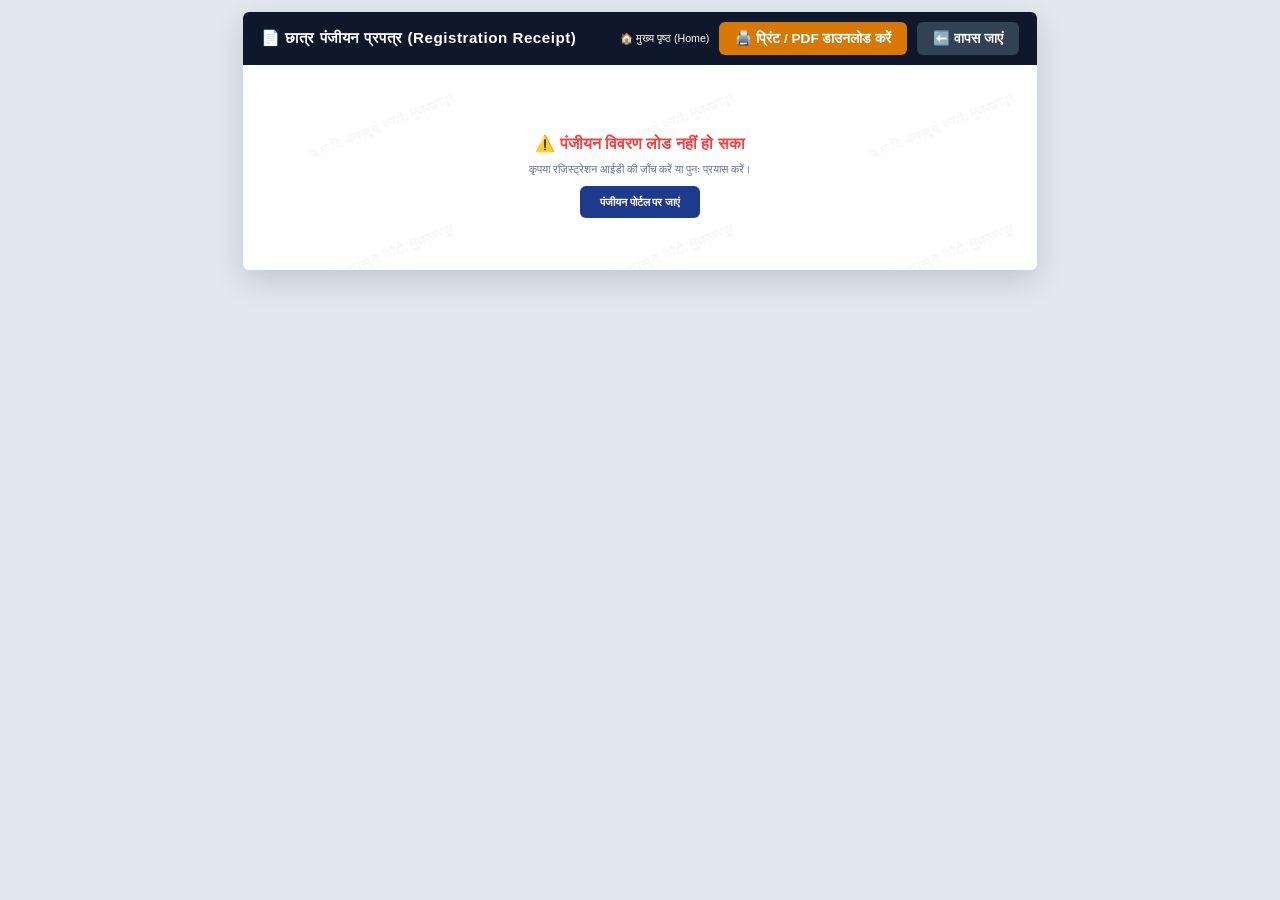
<file: registration-receipt.html>
<!DOCTYPE html>
<html lang="hi">
<head>
<meta charset="UTF-8">
<meta name="viewport" content="width=device-width, initial-scale=1.0">
<title>Student Registration Receipt - UHS Kaparpura</title>
<style>
/* ── Reset & Page Settings ─────────────────────────────────────────────────── */
* { box-sizing: border-box; margin: 0; padding: 0; }

@page {
    size: A4 portrait;
    margin: 4mm 6mm 4mm 6mm;
}

body {
    background: #e2e8f0;
    font-family: 'Segoe UI', -apple-system, BlinkMacSystemFont, Roboto, Arial, sans-serif;
    padding: 12px 6px;
    color: #0f172a;
    -webkit-print-color-adjust: exact !important;
    print-color-adjust: exact !important;
    font-size: 8pt;
    line-height: 1.2;
}

.page-wrap {
    width: 210mm;
    max-width: 100%;
    margin: 0 auto;
    background: #fff;
    box-shadow: 0 10px 30px rgba(0,0,0,0.15);
    border-radius: 6px;
    overflow: hidden;
    position: relative;
    page-break-inside: avoid;
    page-break-after: avoid;
}

/* ── Action Bar (Screen Only) ─────────────────────────────────────────────── */
.action-bar {
    background: #0f172a;
    color: #fff;
    display: flex;
    gap: 12px;
    justify-content: space-between;
    align-items: center;
    padding: 10px 18px;
    position: sticky;
    top: 0;
    z-index: 9999;
}
.action-bar-title {
    font-size: 0.95rem;
    font-weight: 700;
    letter-spacing: 0.5px;
}
.action-bar-btns {
    display: flex;
    gap: 10px;
}
.action-bar button {
    border: none;
    cursor: pointer;
    border-radius: 6px;
    padding: 8px 16px;
    font-size: 0.85rem;
    font-weight: 700;
    display: inline-flex;
    align-items: center;
    gap: 6px;
    transition: all 0.2s;
}
.btn-print { background: #d97706; color: #fff; }
.btn-print:hover { background: #b45309; }
.btn-back { background: #334155; color: #f8fafc; }
.btn-back:hover { background: #475569; }

/* ── Receipt Content & Watermarks ─────────────────────────────────────────── */
.receipt-body {
    padding: 5mm 8mm 3mm 8mm;
    position: relative;
    background-color: #fff;
    background-image: url("data:image/svg+xml;utf8,<svg xmlns='http://www.w3.org/2000/svg' width='280' height='130' viewBox='0 0 280 130'><text x='50%' y='50%' fill='rgba(0,0,0,0.026)' font-size='12' font-family='sans-serif' font-weight='bold' text-anchor='middle' transform='rotate(-22 140 65)'>उ.मा.वि. कपरपुरा, काँटी, मुजफ्फरपुर</text></svg>");
    background-repeat: repeat;
}

/* Header */
.rc-header {
    text-align: center;
    border-bottom: 2px solid #0f172a;
    padding-bottom: 4px;
    margin-bottom: 5px;
}
.rc-board-hi {
    font-size: 13.5pt;
    color: #1e3a8a;
    font-weight: 800;
    line-height: 1.15;
}
.rc-board-en {
    font-size: 9pt;
    color: #b45309;
    font-weight: 700;
    margin-top: 1px;
}
.rc-school-name {
    font-size: 10.5pt;
    color: #0f172a;
    font-weight: 800;
    margin-top: 2px;
}
.rc-doc-title {
    display: inline-block;
    background: #f1f5f9;
    border: 1px solid #cbd5e1;
    border-radius: 14px;
    padding: 2px 14px;
    font-size: 8pt;
    font-weight: 800;
    color: #0f172a;
    margin-top: 3px;
    text-transform: uppercase;
    letter-spacing: 0.4px;
}

.rc-meta-strip {
    display: flex;
    justify-content: space-between;
    align-items: center;
    background: #f8fafc;
    border: 1px solid #cbd5e1;
    border-radius: 4px;
    padding: 3px 8px;
    margin-bottom: 4px;
    font-size: 7.5pt;
}
.rc-meta-item strong { color: #0f172a; }
.reg-id-badge {
    background: #fef3c7;
    border: 1px dashed #d97706;
    color: #92400e;
    font-weight: 800;
    font-size: 9.5pt;
    padding: 1px 8px;
    border-radius: 4px;
    letter-spacing: 0.8px;
}

/* Sections */
.sec-title {
    background: #f1f5f9;
    color: #1e3a8a;
    font-weight: 800;
    font-size: 7.5pt;
    padding: 2px 6px;
    border-left: 3px solid #d97706;
    margin-top: 4px;
    margin-bottom: 2px;
    text-transform: uppercase;
    letter-spacing: 0.3px;
}

/* Tables */
table.data-table {
    width: 100%;
    border-collapse: collapse;
    margin-bottom: 2px;
    font-size: 7.2pt;
}
table.data-table td {
    border: 1px solid #cbd5e1;
    padding: 2px 4px;
    vertical-align: middle;
}
table.data-table td.lbl {
    font-weight: 700;
    background: #f8fafc;
    color: #334155;
    width: 22%;
    white-space: nowrap;
}
table.data-table td.val {
    color: #0f172a;
    font-weight: 600;
}
table.data-table td.val-bold {
    color: #0f172a;
    font-weight: 800;
}

/* Subject Grid Table */
table.sub-table {
    width: 100%;
    border-collapse: collapse;
    margin-bottom: 3px;
    font-size: 7.2pt;
    text-align: center;
}
table.sub-table th {
    background: #1e3a8a;
    color: #fff;
    padding: 2.5px 4px;
    font-weight: 700;
    border: 1px solid #1e3a8a;
    font-size: 7.2pt;
}
table.sub-table td {
    border: 1px solid #cbd5e1;
    padding: 2.2px 4px;
    font-weight: 600;
}

/* Layout Columns */
.cols-2 {
    display: grid;
    grid-template-columns: 1fr 1fr;
    gap: 6px;
}

/* Photo & Sign Container */
.photo-sign-block {
    display: flex;
    flex-direction: column;
    align-items: center;
    justify-content: flex-start;
    gap: 3px;
}
.photo-frame {
    width: 27mm;
    height: 32mm;
    border: 1.2px solid #0f172a;
    border-radius: 3px;
    overflow: hidden;
    background: #f8fafc;
    display: flex;
    align-items: center;
    justify-content: center;
}
.photo-frame img {
    width: 100%;
    height: 100%;
    object-fit: cover;
    display: block;
}
.sign-frame {
    width: 32mm;
    height: 9mm;
    border: 1px solid #0f172a;
    border-radius: 2px;
    overflow: hidden;
    background: #fff;
    display: flex;
    align-items: center;
    justify-content: center;
}
.sign-frame img {
    max-width: 100%;
    max-height: 100%;
    object-fit: contain;
    display: block;
}

/* Declaration Notice */
.decl-box {
    border: 1px solid #cbd5e1;
    background: #fffbeb;
    border-radius: 4px;
    padding: 3px 8px;
    font-size: 6.8pt;
    line-height: 1.25;
    color: #92400e;
    margin-top: 3px;
    margin-bottom: 4px;
}

/* Signature Rows */
.sig-row {
    display: flex;
    justify-content: space-between;
    align-items: flex-end;
    margin-top: 12px;
    margin-bottom: 2px;
    font-size: 7pt;
    font-weight: 700;
    text-align: center;
}
.sig-item {
    width: 23%;
    display: flex;
    flex-direction: column;
    justify-content: flex-end;
}
.sig-space {
    height: 52px; /* Handsome vertical space for physical stamping & signature */
}
.sig-line {
    border-top: 1.2px solid #0f172a;
    padding-top: 3px;
    font-size: 6.8pt;
    line-height: 1.25;
}

/* ── Print Media Optimization (Strict 1-Page A4 Guarantee) ─────────────────── */
@media print {
    html, body {
        background: #fff !important;
        padding: 0 !important;
        margin: 0 !important;
        width: 210mm !important;
        height: 297mm !important;
        overflow: hidden !important;
    }
    .action-bar { display: none !important; }
    .page-wrap {
        box-shadow: none !important;
        border-radius: 0 !important;
        width: 100% !important;
        max-width: 100% !important;
        margin: 0 !important;
        padding: 0 !important;
        page-break-inside: avoid !important;
        page-break-after: avoid !important;
        page-break-before: avoid !important;
    }
    .receipt-body {
        padding: 4mm 6mm 2mm 6mm !important;
    }
    .data-table, .sub-table, .sig-row, .decl-box, .photo-sign-block {
        page-break-inside: avoid !important;
    }
}

/* Mobile Responsive */
@media (max-width: 768px) {
    body { padding: 4px; }
    .action-bar { padding: 8px 12px; }
    .action-bar-title { font-size: 0.85rem; }
    .action-bar button { padding: 6px 12px; font-size: 0.8rem; }
    .receipt-body { padding: 8px; }
    .rc-board-hi { font-size: 12pt; }
    .rc-board-en { font-size: 8.5pt; }
    .rc-school-name { font-size: 9.5pt; }
    .cols-2 { grid-template-columns: 1fr; }
}
</style>
</head>
<body>

<div class="page-wrap">

    <!-- Screen Action Bar -->
    <div class="action-bar">
        <div class="action-bar-title">📄 छात्र पंजीयन प्रपत्र (Registration Receipt)</div>
        <div class="action-bar-btns">
            <a href="index.html" class="btn-back" style="text-decoration: none; display: inline-flex; align-items: center; gap: 4px; background: #0f172a; color: #fff;">🏠 मुख्य पृष्ठ (Home)</a>
            <button class="btn-print" onclick="window.print()">🖨️ प्रिंट / PDF डाउनलोड करें</button>
            <button class="btn-back" onclick="window.history.back()">⬅️ वापस जाएं</button>
        </div>
    </div>

    <!-- Receipt Body -->
    <div class="receipt-body">

        <!-- Board Header -->
        <div class="rc-header">
            <div class="rc-board-hi">बिहार विद्यालय परीक्षा समिति, पटना</div>
            <div class="rc-board-en">BIHAR SCHOOL EXAMINATION BOARD, PATNA</div>
            <a href="index.html" style="text-decoration: none; color: inherit; display: block;" title="मुख्य पृष्ठ पर जाएँ (Go to Home Page)">
                <div class="rc-school-name">उच्च माध्यमिक विद्यालय कपरपुरा, काँटी, मुजफ्फरपुर</div>
            </a>
            <div class="rc-doc-title">पंजीयन अनुमति-सह-आवेदन प्रपत्र रसीद (Registration Application Receipt)</div>
        </div>

        <!-- Meta Strip -->
        <div class="rc-meta-strip">
            <div class="rc-meta-item">
                UDISE: <strong>10140616812</strong> | BSEB Code: <strong id="bsebCode">51375</strong>
            </div>
            <div class="rc-meta-item">
                सत्र (Session): <strong id="academicSession">2026-28</strong>
            </div>
            <div class="rc-meta-item">
                पंजीयन आईडी: <span class="reg-id-badge" id="registrationId">LOADING...</span>
            </div>
        </div>

        <!-- Top Profile Grid (Info + Photo Corner) -->
        <div style="display: flex; gap: 10px; align-items: stretch; margin-bottom: 4px;">
            <div style="flex: 1;">
                <div class="sec-title">1. विद्यार्थी का व्यक्तिगत विवरण (Personal Details)</div>
                <table class="data-table">
                    <tr>
                        <td class="lbl">छात्र कोड (Student Code)</td>
                        <td class="val-bold" id="studentCode">-</td>
                        <td class="lbl">क्रमांक (Roll No.)</td>
                        <td class="val-bold" id="rollNo">-</td>
                    </tr>
                    <tr>
                        <td class="lbl">कक्षा (Class)</td>
                        <td class="val-bold" id="className">-</td>
                        <td class="lbl">संकाय (Stream/Faculty)</td>
                        <td class="val-bold" id="stream">-</td>
                    </tr>
                    <tr>
                        <td class="lbl">विद्यार्थी का नाम (Name)</td>
                        <td class="val-bold" id="studentName" colspan="3" style="text-transform: uppercase;">-</td>
                    </tr>
                    <tr>
                        <td class="lbl">पिता का नाम (Father's Name)</td>
                        <td class="val" id="fatherName" colspan="3" style="text-transform: uppercase;">-</td>
                    </tr>
                    <tr>
                        <td class="lbl">माता का नाम (Mother's Name)</td>
                        <td class="val" id="motherName" colspan="3" style="text-transform: uppercase;">-</td>
                    </tr>
                    <tr>
                        <td class="lbl">जन्म तिथि (DOB)</td>
                        <td class="val-bold" id="dob">-</td>
                        <td class="lbl">लिंग (Gender)</td>
                        <td class="val" id="gender">-</td>
                    </tr>
                    <tr>
                        <td class="lbl">आधार संख्या (Aadhaar No.)</td>
                        <td class="val-bold" id="aadhaar">-</td>
                        <td class="lbl">मोबाइल (Mobile No.)</td>
                        <td class="val-bold" id="mobile">-</td>
                    </tr>
                </table>
            </div>

            <!-- Photo & Signature Box -->
            <div class="photo-sign-block" style="width: 38mm; flex-shrink: 0; justify-content: flex-start; padding-top: 18px;">
                <div class="photo-frame" id="photoContainer">
                    <img id="studentPhoto" src="" alt="Student Photo">
                </div>
                <div style="font-size: 6.5pt; color: #64748b; font-weight: 700; text-align: center;">PHOTO (3cm × 3.5cm)</div>
                
                <div class="sign-frame" id="signContainer" style="margin-top: 4px;">
                    <img id="studentSignature" src="" alt="Signature">
                </div>
                <div style="font-size: 6.5pt; color: #64748b; font-weight: 700; text-align: center;">SIGNATURE (3.5cm × 1cm)</div>
            </div>
        </div>

        <!-- Contact & Additional Details -->
        <div class="cols-2">
            <div>
                <div class="sec-title">2. बैंक एवं अतिरिक्त विवरण (Bank & Identifiers)</div>
                <table class="data-table">
                    <tr>
                        <td class="lbl">बैंक का नाम (Bank)</td>
                        <td class="val" id="bankName">-</td>
                    </tr>
                    <tr>
                        <td class="lbl">खाता संख्या (A/C No.)</td>
                        <td class="val-bold" id="bankAccount">-</td>
                    </tr>
                    <tr>
                        <td class="lbl">IFSC कोड</td>
                        <td class="val-bold" id="bankIFSC">-</td>
                    </tr>
                    <tr>
                        <td class="lbl">APAAR ID</td>
                        <td class="val" id="apaarId">-</td>
                    </tr>
                    <tr>
                        <td class="lbl">ईमेल (Email)</td>
                        <td class="val" id="email">-</td>
                    </tr>
                </table>
            </div>

            <div>
                <div class="sec-title">3. सामाजिक एवं अन्य विवरण (Social & Address)</div>
                <table class="data-table">
                    <tr>
                        <td class="lbl">कोटि / धर्म (Category/Rel.)</td>
                        <td class="val"><span id="caste">-</span> / <span id="religion">-</span></td>
                    </tr>
                    <tr>
                        <td class="lbl">माध्यम / वैवाहिक स्थिति</td>
                        <td class="val"><span id="medium">Hindi</span> / <span id="maritalStatus">-</span></td>
                    </tr>
                    <tr>
                        <td class="lbl">पहचान चिह्न 1 (Mark 1)</td>
                        <td class="val" id="mark1">-</td>
                    </tr>
                    <tr>
                        <td class="lbl">पहचान चिह्न 2 (Mark 2)</td>
                        <td class="val" id="mark2">-</td>
                    </tr>
                    <tr>
                        <td class="lbl">स्थायी पता (Address)</td>
                        <td class="val" id="fullAddress">-</td>
                    </tr>
                </table>
            </div>
        </div>

        <!-- Subjects Offered Section -->
        <div class="sec-title">4. चयनित विषय समूह (Subjects Offered for Board Examination)</div>
        <table class="sub-table" id="subjectsTable">
            <thead>
                <tr>
                    <th style="width: 25%;">विषय वर्ग (Subject Group)</th>
                    <th style="width: 50%; text-align: left; padding-left: 12px;">विषय का नाम (Subject Name)</th>
                    <th style="width: 25%;">पूर्णांक (Total Marks)</th>
                </tr>
            </thead>
            <tbody id="subjectsTableBody">
                <!-- Populated dynamically -->
            </tbody>
        </table>

        <!-- Notice & Instructions -->
        <div class="decl-box">
            <strong>📢 घोषणा एवं महत्वपूर्ण निर्देश:</strong><br>
            1. प्रमाणित किया जाता है कि उपर्युक्त सभी विवरण मेरे द्वारा दिए गए मूल अभिलेखों के अनुसार सत्य एवं सही हैं।<br>
            2. विद्यार्थी इस रसीद की <strong>हस्ताक्षरित प्रति</strong> आधार कार्ड एवं बैंक पासबुक की छायाप्रति के साथ <strong>पंजीयन प्रभारी शिक्षक</strong> के पास जमा करें।
        </div>

        <!-- Signature Row -->
        <div class="sig-row">
            <div class="sig-item">
                <div class="sig-space"></div>
                <div class="sig-line">छात्र / छात्रा का हस्ताक्षर<br>(Student Signature)</div>
            </div>
            <div class="sig-item">
                <div class="sig-space"></div>
                <div class="sig-line">माता / पिता का हस्ताक्षर<br>(Parent Signature)</div>
            </div>
            <div class="sig-item">
                <div class="sig-space"></div>
                <div class="sig-line">पंजीयन प्रभारी के हस्ताक्षर<br>(Registration In-Charge)</div>
            </div>
            <div class="sig-item">
                <div class="sig-space"></div>
                <div class="sig-line">प्रधानाध्यापक के हस्ताक्षर एवं मुहर<br>(Principal Seal & Signature)</div>
            </div>
        </div>

    </div>
</div>

<script>
const ADMIN_API_URL = 'https://script.google.com/macros/s/AKfycbwQtEdZ-Y-NIgFFoWCmqQap-hCdfHk6lTFjSqswH-bOS75MkPr4PFz31S-TuFea9KE/exec';

function setText(id, text) {
    const el = document.getElementById(id);
    if (el) el.textContent = text || '-';
}

function formatDate(dobStr) {
    if (!dobStr) return '-';
    dobStr = String(dobStr);
    if (dobStr.includes('T')) {
        const dt = new Date(dobStr);
        if (!isNaN(dt.getTime())) {
            const dd = String(dt.getDate()).padStart(2, '0');
            const mm = String(dt.getMonth() + 1).padStart(2, '0');
            const yyyy = dt.getFullYear();
            return `${dd}/${mm}/${yyyy}`;
        }
    }
    const parts = dobStr.split('-');
    if (parts.length === 3) return `${parts[2]}/${parts[1]}/${parts[0]}`;
    return dobStr;
}

function renderSubjects(subjectsList, className) {
    const tbody = document.getElementById('subjectsTableBody');
    if (!tbody) return;

    const classNum = parseInt(className, 10);
    let html = '';

    if (classNum === 9 || classNum === 10) {
        // Compulsory Matric Subjects
        const compulsory = ["Mathematics", "Science", "Social Science", "English"];
        compulsory.forEach(sub => {
            html += `<tr><td>अनिवार्य (Compulsory)</td><td style="text-align:left; padding-left:12px;">${sub}</td><td>100</td></tr>`;
        });

        // Other tagged subjects
        (subjectsList || []).forEach(sub => {
            if (!compulsory.includes(sub)) {
                html += `<tr><td>भाषा / ऐच्छिक (Language/Opt)</td><td style="text-align:left; padding-left:12px;">${sub}</td><td>100</td></tr>`;
            }
        });
    } else {
        // Senior Secondary (Class 11 / 12)
        (subjectsList || []).forEach((sub, idx) => {
            let grp = 'ऐच्छिक (Elective)';
            if (idx === 0) grp = 'अनिवार्य भाषा 1 (MIL)';
            else if (idx === 1) grp = 'अनिवार्य भाषा 2 (SIL)';
            else if (idx >= 5) grp = 'अतिरिक्त विषय (Additional)';
            html += `<tr><td>${grp}</td><td style="text-align:left; padding-left:12px;">${sub}</td><td>100</td></tr>`;
        });
    }

    if (!html) {
        html = `<tr><td colspan="3" style="color:#64748b; padding:10px;">कोई विषय दर्ज नहीं है।</td></tr>`;
    }

    tbody.innerHTML = html;
}

function driveUrl(url) {
    if (!url) return '';
    if (url.startsWith('data:') || url.startsWith('blob:')) return url;
    const match = url.match(/id=([a-zA-Z0-9_-]+)/) || url.match(/\/d\/([a-zA-Z0-9_-]+)/);
    if (match) return `https://lh3.googleusercontent.com/d/${match[1]}`;
    return url;
}

async function populateReceipt(data) {
    if (!data) return;

    setText('registrationId', data.regId || (data.studentName ? data.studentName.replace(/[^A-Za-z]/g, '').substring(0, 4).toUpperCase() + (data.rollNo || '') : 'RAJE54'));
    setText('academicSession', data.academicSession || '2026-28');
    setText('studentCode', data.studentCode);
    setText('rollNo', data.rollNo);
    setText('className', data.className ? `Class ${data.className}` : '-');
    setText('stream', data.stream || (parseInt(data.className, 10) >= 11 ? 'General' : 'Matric General'));

    const isSenior = parseInt(data.className, 10) >= 11;
    setText('bsebCode', isSenior ? '31445' : '51375');

    setText('studentName', data.studentName);
    setText('fatherName', data.fatherName);
    setText('motherName', data.motherName);
    setText('dob', formatDate(data.dob));
    let genderDisplay = data.gender || 'Not Specified';
    if (genderDisplay === 'Male') genderDisplay = 'Male (पुरुष)';
    else if (genderDisplay === 'Female') genderDisplay = 'Female (महिला)';
    else if (genderDisplay === 'Transgender') genderDisplay = 'Transgender (तृतीय लिंग)';
    setText('gender', genderDisplay);
    setText('aadhaar', data.aadhaar);
    setText('mobile', data.mobile);

    setText('bankName', data.bankName);
    setText('bankAccount', data.bankAccount);
    setText('bankIFSC', data.bankIFSC);
    setText('apaarId', data.apaarId);
    setText('email', data.email);

    setText('caste', data.caste);
    setText('religion', data.religion);
    setText('medium', data.medium || 'Hindi');
    setText('maritalStatus', data.maritalStatus);
    setText('differentlyAbled', data.differentlyAbled === 'Yes' ? 'दिव्यांग (Yes)' : 'सामान्य (No)');
    setText('mark1', data.mark1);
    setText('mark2', data.mark2);

    const fullAddr = [data.address, data.townCity, data.district, data.pinCode ? `PIN: ${data.pinCode}` : ''].filter(Boolean).join(', ');
    setText('fullAddress', fullAddr);

    // Photos & Signatures with multi-CDN fallback
    const photoEl = document.getElementById('studentPhoto');
    const photoRaw = data.photoUrl || data.photoPreview || '';
    if (photoEl && photoRaw) {
        const match = photoRaw.match(/id=([a-zA-Z0-9_-]+)/) || photoRaw.match(/\/d\/([a-zA-Z0-9_-]+)/);
        const fileId = match ? match[1] : '';
        photoEl.setAttribute('referrerpolicy', 'no-referrer');
        photoEl.onerror = function() {
            if (!this.dataset.tried && fileId) {
                this.dataset.tried = '1';
                this.src = `https://drive.google.com/thumbnail?id=${fileId}&sz=w800`;
            } else if (this.dataset.tried === '1' && fileId) {
                this.dataset.tried = '2';
                this.src = `https://drive.google.com/uc?export=view&id=${fileId}`;
            }
        };
        photoEl.src = driveUrl(photoRaw);
        photoEl.style.display = 'block';
    }

    const signEl = document.getElementById('studentSignature');
    const signRaw = data.signatureUrl || data.signaturePreview || '';
    if (signEl && signRaw) {
        const match = signRaw.match(/id=([a-zA-Z0-9_-]+)/) || signRaw.match(/\/d\/([a-zA-Z0-9_-]+)/);
        const fileId = match ? match[1] : '';
        signEl.setAttribute('referrerpolicy', 'no-referrer');
        signEl.onerror = function() {
            if (!this.dataset.tried && fileId) {
                this.dataset.tried = '1';
                this.src = `https://drive.google.com/thumbnail?id=${fileId}&sz=w800`;
            } else if (this.dataset.tried === '1' && fileId) {
                this.dataset.tried = '2';
                this.src = `https://drive.google.com/uc?export=view&id=${fileId}`;
            }
        };
        signEl.src = driveUrl(signRaw);
        signEl.style.display = 'block';
    }

    // Subjects
    renderSubjects(data.subjects, data.className);
}

(async function initReceipt() {
    const params = new URLSearchParams(window.location.search);
    const regId = params.get('id') || params.get('regId');
    const studentCode = params.get('code') || params.get('studentCode');
    const aadhaar = params.get('aadhaar');

    let data = null;

    // 1. Try reading from active sessionStorage
    try {
        const stored = sessionStorage.getItem('lastRegistrationData') || sessionStorage.getItem('previewRegistrationData');
        if (stored) {
            data = JSON.parse(stored);
        }
    } catch(e) {}

    // 2. If ID matches or querying by URL param, fetch from backend API
    if (regId || studentCode || aadhaar) {
        if (!data || (regId && data.regId !== regId)) {
            try {
                let query = '';
                if (regId) query = `regId=${encodeURIComponent(regId)}`;
                else if (studentCode) query = `studentCode=${encodeURIComponent(studentCode)}`;
                else if (aadhaar) query = `aadhaar=${encodeURIComponent(aadhaar)}`;

                const res = await fetch(`${ADMIN_API_URL}?action=public.registration.get&${query}`);
                const result = await res.json();
                if (result.success && result.record) {
                    data = result.record;
                }
            } catch(err) {
                console.error('Failed to fetch registration data:', err);
            }
        }
    }

    if (data) {
        await populateReceipt(data);
    } else {
        document.querySelector('.receipt-body').innerHTML = `
            <div style="text-align:center; padding: 50px 20px;">
                <h2 style="color:#ef4444; margin-bottom:10px;">⚠️ पंजीयन विवरण लोड नहीं हो सका</h2>
                <p style="color:#64748b; margin-bottom:20px;">कृपया रजिस्ट्रेशन आईडी की जाँच करें या पुनः प्रयास करें।</p>
                <a href="registration.html" style="background:#1e3a8a; color:#fff; padding:10px 20px; border-radius:6px; text-decoration:none; font-weight:700;">पंजीयन पोर्टल पर जाएं</a>
            </div>`;
    }
})();
</script>
</body>
</html>
</file>
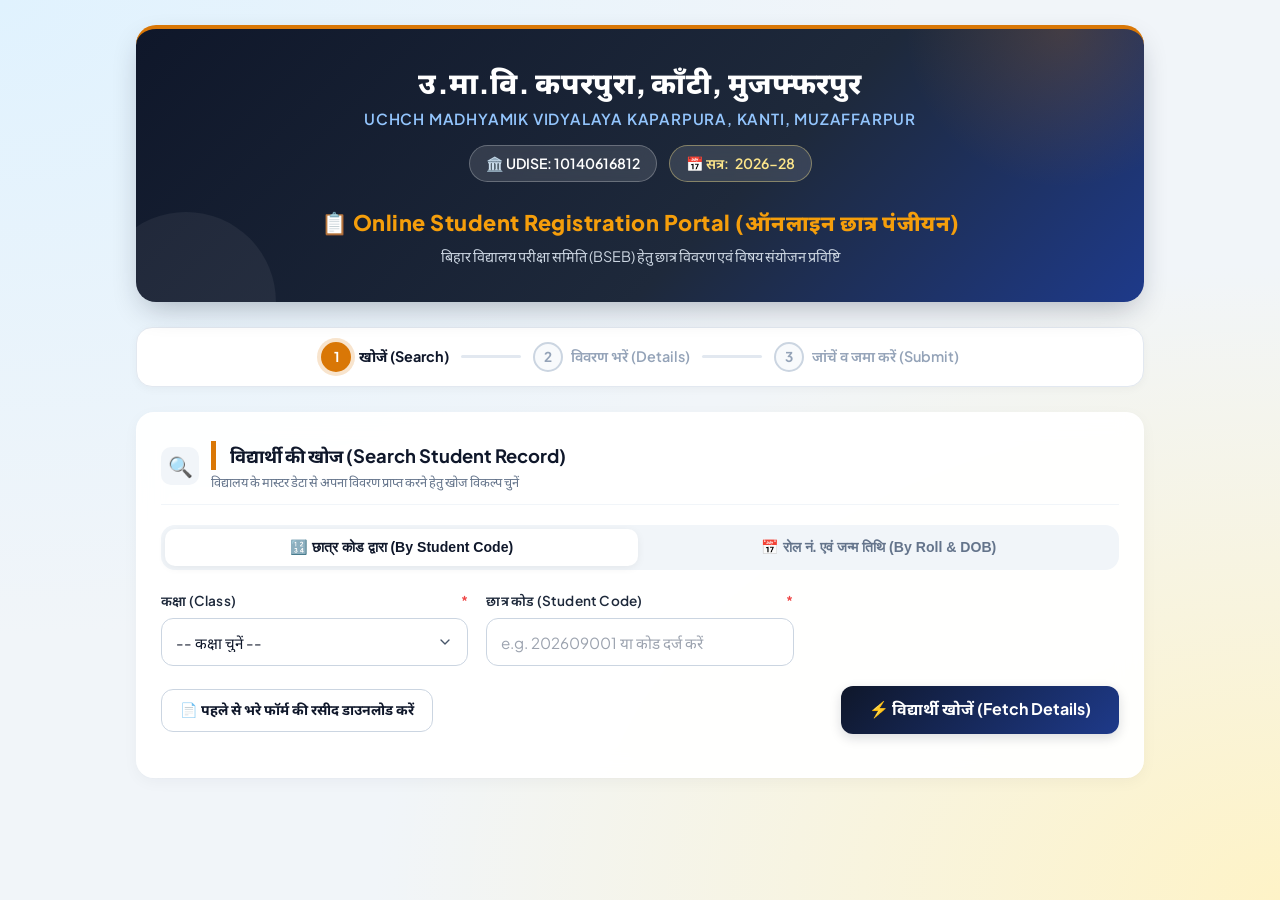
<file: registration.html>
<!DOCTYPE html>
<html lang="hi">
<head>
    <meta charset="UTF-8">
    <meta name="viewport" content="width=device-width, initial-scale=1.0, maximum-scale=1.0, user-scalable=no">
    <title>Online Student Registration (ऑनलाइन छात्र पंजीयन) - UHS Kaparpura</title>
    <link href="https://fonts.googleapis.com/css2?family=Noto+Sans+Devanagari:wght@400;500;600;700;800&family=Plus+Jakarta+Sans:wght@400;500;600;700;800&display=swap" rel="stylesheet">
    <link rel="stylesheet" href="admission.css">
    <style>
        :root {
            --nav-bg: #0f172a;
            --nav-bg-light: #1e293b;
            --primary-gold: #d97706;
            --primary-gold-hover: #f59e0b;
            --primary-blue: #2563eb;
            --text-main: #1e293b;
            --text-muted: #64748b;
            --bg-body: #f1f5f9;
            --card-bg: rgba(255, 255, 255, 0.95);
            --border-light: #e2e8f0;
            --border-focus: #3b82f6;
            --focus-ring: rgba(59, 130, 246, 0.25);
            --success-green: #10b981;
            --font-main: 'Plus Jakarta Sans', 'Noto Sans Devanagari', -apple-system, BlinkMacSystemFont, sans-serif;
        }

        * { box-sizing: border-box; }

        body {
            font-family: var(--font-main);
            background-color: var(--bg-body);
            background-image: radial-gradient(at 0% 0%, #e0f2fe 0px, transparent 50%),
                              radial-gradient(at 100% 100%, #fef3c7 0px, transparent 50%);
            background-attachment: fixed;
            color: var(--text-main);
            margin: 0;
            padding: 0;
            -webkit-font-smoothing: antialiased;
        }

        .admission-container {
            max-width: 1040px !important;
            margin: 25px auto 50px auto;
            padding: 0 16px;
        }

        /* ── Header Banner ──────────────────────────────────────────────────────── */
        .form-header {
            background: linear-gradient(135deg, #0f172a 0%, #1e293b 60%, #1e3a8a 100%);
            border-radius: 20px;
            padding: 35px 24px;
            color: white;
            text-align: center;
            box-shadow: 0 12px 30px -8px rgba(15, 23, 42, 0.3);
            margin-bottom: 25px;
            position: relative;
            overflow: hidden;
            border-top: 4px solid var(--primary-gold);
        }

        .form-header::before {
            content: '';
            position: absolute;
            width: 320px;
            height: 320px;
            top: -160px;
            right: -80px;
            background: radial-gradient(circle, rgba(217, 119, 6, 0.2) 0%, transparent 70%);
            border-radius: 50%;
            pointer-events: none;
        }

        .header-top-row {
            display: flex;
            flex-direction: column;
            align-items: center;
            justify-content: center;
            text-align: center;
            width: 100%;
            margin-bottom: 8px;
        }

        .school-info-link {
            text-decoration: none;
            color: inherit;
            display: block;
            text-align: center;
            width: 100%;
            cursor: pointer;
            transition: transform 0.2s ease, opacity 0.2s ease;
        }

        .school-info-link:hover {
            opacity: 0.94;
            transform: translateY(-1px);
        }

        .school-info {
            text-align: center;
            width: 100%;
        }

        .school-info h1 {
            font-size: 1.85rem;
            font-weight: 800;
            margin: 0 0 6px 0;
            letter-spacing: 0.3px;
            line-height: 1.25;
            color: #ffffff;
            text-align: center;
        }
        .school-info h2 {
            font-size: 0.95rem;
            font-weight: 600;
            color: #93c5fd;
            letter-spacing: 0.8px;
            margin: 0 0 14px 0;
            text-transform: uppercase;
            text-align: center;
        }

        .header-badges {
            display: inline-flex;
            gap: 12px;
            flex-wrap: wrap;
            justify-content: center;
            align-items: center;
            margin: 0 auto 16px auto;
        }
        
        .udise-badge, .session-badge {
            background: rgba(255, 255, 255, 0.12);
            border: 1px solid rgba(255, 255, 255, 0.25);
            padding: 6px 16px;
            border-radius: 30px;
            font-size: 0.88rem;
            font-weight: 600;
            backdrop-filter: blur(8px);
            display: inline-flex;
            align-items: center;
            gap: 6px;
            white-space: nowrap;
        }
        .session-badge { color: #fde68a; border-color: rgba(253, 230, 138, 0.4); }

        .admission-title {
            font-size: 1.35rem;
            font-weight: 800;
            color: #f59e0b;
            margin-bottom: 6px;
            letter-spacing: 0.5px;
        }
        .header-note {
            font-size: 0.9rem;
            color: #cbd5e1;
            margin: 0;
            line-height: 1.4;
        }

        /* ── Closed Portal Banner ────────────────────────────────────────────────── */
        .portal-closed-alert {
            background: #fffbeb;
            border: 2px solid #f59e0b;
            border-radius: 16px;
            padding: 24px;
            text-align: center;
            margin-bottom: 25px;
            box-shadow: 0 4px 15px rgba(245, 158, 11, 0.15);
            display: none;
            animation: fadeIn 0.3s ease;
        }
        .portal-closed-alert h3 {
            color: #92400e;
            font-size: 1.3rem;
            margin: 0 0 8px 0;
            display: flex;
            align-items: center;
            justify-content: center;
            gap: 8px;
        }
        .portal-closed-alert p {
            color: #78350f;
            font-size: 0.95rem;
            margin: 0 0 16px 0;
            line-height: 1.5;
        }

        /* ── Progress Wizard ─────────────────────────────────────────────────────── */
        .progress-container {
            display: flex;
            justify-content: center;
            align-items: center;
            margin-bottom: 25px;
            gap: 12px;
            background: white;
            padding: 14px 20px;
            border-radius: 16px;
            box-shadow: 0 2px 10px rgba(0,0,0,0.04);
            border: 1px solid var(--border-light);
        }
        .progress-step {
            display: flex;
            align-items: center;
            gap: 8px;
            color: #94a3b8;
            font-weight: 600;
            font-size: 0.9rem;
            transition: all 0.3s ease;
        }
        .progress-step.active { color: var(--nav-bg); font-weight: 700; }
        .progress-step.completed { color: var(--success-green); }
        .step-num {
            width: 30px;
            height: 30px;
            border-radius: 50%;
            background: #f8fafc;
            border: 2px solid #cbd5e1;
            display: flex;
            align-items: center;
            justify-content: center;
            font-weight: 700;
            font-size: 0.85rem;
            transition: all 0.3s ease;
        }
        .progress-step.active .step-num {
            border-color: var(--primary-gold);
            background: var(--primary-gold);
            color: white;
            box-shadow: 0 0 0 4px rgba(217, 119, 6, 0.2);
        }
        .progress-step.completed .step-num {
            border-color: var(--success-green);
            background: var(--success-green);
            color: white;
        }
        .progress-divider {
            flex: 1;
            max-width: 60px;
            height: 3px;
            background: #e2e8f0;
            border-radius: 2px;
            transition: background 0.3s ease;
        }
        .progress-divider.active { background: var(--success-green); }

        /* ── Modern Form Sections ────────────────────────────────────────────────── */
        .form-section {
            background: var(--card-bg);
            backdrop-filter: blur(12px);
            border-radius: 18px;
            padding: 28px 24px;
            margin-bottom: 24px;
            border: 1px solid rgba(255, 255, 255, 0.8);
            box-shadow: 0 4px 15px rgba(15, 23, 42, 0.04), 0 1px 3px rgba(0, 0, 0, 0.02);
            position: relative;
            transition: box-shadow 0.2s ease, transform 0.2s ease;
        }
        
        .form-section:hover {
            box-shadow: 0 8px 25px rgba(15, 23, 42, 0.08);
        }

        .section-header-row {
            display: flex;
            align-items: center;
            gap: 12px;
            margin-bottom: 20px;
            border-bottom: 1.5px solid #f1f5f9;
            padding-bottom: 12px;
        }
        .section-icon {
            width: 38px;
            height: 38px;
            border-radius: 10px;
            display: flex;
            align-items: center;
            justify-content: center;
            font-size: 1.25rem;
            background: #f1f5f9;
        }
        .section-title-wrap h3 {
            font-size: 1.15rem;
            font-weight: 700;
            color: var(--nav-bg);
            margin: 0;
        }
        .section-title-wrap p {
            font-size: 0.8rem;
            color: var(--text-muted);
            margin: 2px 0 0 0;
        }

        /* ── Grid Layouts ────────────────────────────────────────────────────────── */
        .grid-3 { display: grid; grid-template-columns: repeat(3, 1fr); gap: 18px; }
        .grid-2 { display: grid; grid-template-columns: repeat(2, 1fr); gap: 18px; }
        
        @media (max-width: 900px) {
            .grid-3 { grid-template-columns: repeat(2, 1fr); }
        }
        @media (max-width: 640px) {
            .admission-container { margin: 15px auto 40px auto; padding: 0 12px; }
            .form-header { padding: 25px 16px; border-radius: 16px; margin-bottom: 18px; }
            .school-info h1 { font-size: 1.35rem; }
            .school-info h2 { font-size: 0.8rem; }
            .admission-title { font-size: 1.15rem; }
            .form-section { padding: 20px 16px; border-radius: 14px; margin-bottom: 16px; }
            .grid-3, .grid-2 { grid-template-columns: 1fr; gap: 14px; }
            .progress-container { padding: 10px 14px; gap: 6px; }
            .progress-step span { font-size: 0.8rem; }
            .progress-divider { max-width: 25px; }
        }

        /* ── Form Inputs ─────────────────────────────────────────────────────────── */
        .input-group {
            position: relative;
            display: flex;
            flex-direction: column;
        }
        
        label {
            font-size: 0.85rem;
            font-weight: 600;
            color: var(--text-main);
            margin-bottom: 6px;
            display: flex;
            align-items: center;
            justify-content: space-between;
        }
        label .req { color: #ef4444; margin-left: 2px; }
        
        input, select, textarea {
            width: 100%;
            height: 48px;
            padding: 10px 14px;
            border: 1.5px solid #cbd5e1;
            border-radius: 12px;
            font-family: var(--font-main);
            font-size: 0.95rem;
            background: #ffffff;
            color: #0f172a;
            transition: all 0.2s ease;
            -webkit-appearance: none;
            appearance: none;
        }
        
        select {
            background-image: url("data:image/svg+xml;charset=UTF-8,%3csvg xmlns='http://www.w3.org/2000/svg' viewBox='0 0 24 24' fill='none' stroke='%23475569' stroke-width='2' stroke-linecap='round' stroke-linejoin='round'%3e%3cpolyline points='6 9 12 15 18 9'%3e%3c/polyline%3e%3c/svg%3e");
            background-repeat: no-repeat;
            background-position: right 14px center;
            background-size: 16px;
            padding-right: 38px;
        }

        input:focus, select:focus, textarea:focus {
            outline: none;
            border-color: var(--border-focus);
            box-shadow: 0 0 0 4px var(--focus-ring);
            background: #fff;
        }
        
        input[readonly] {
            background-color: #f8fafc;
            color: #64748b;
            cursor: not-allowed;
            border-color: #e2e8f0;
        }

        .input-hint {
            font-size: 0.75rem;
            color: var(--text-muted);
            margin-top: 4px;
            display: flex;
            align-items: center;
            gap: 4px;
        }
        .valid-badge {
            color: #059669;
            font-weight: 700;
            font-size: 0.75rem;
            display: none;
        }

        /* ── Search Toggle Pills ─────────────────────────────────────────────────── */
        .search-mode-tabs {
            display: flex;
            background: #f1f5f9;
            padding: 4px;
            border-radius: 14px;
            margin-bottom: 20px;
            gap: 4px;
        }
        .search-tab-btn {
            flex: 1;
            padding: 10px 14px;
            border: none;
            background: transparent;
            border-radius: 10px;
            font-size: 0.88rem;
            font-weight: 600;
            color: var(--text-muted);
            cursor: pointer;
            transition: all 0.2s ease;
            display: flex;
            align-items: center;
            justify-content: center;
            gap: 6px;
        }
        .search-tab-btn.active {
            background: white;
            color: var(--nav-bg);
            font-weight: 700;
            box-shadow: 0 2px 8px rgba(0,0,0,0.06);
        }

        /* ── Photo & Sign Upload Cards ───────────────────────────────────────────── */
        .photo-box {
            border: 2px dashed #cbd5e1;
            border-radius: 16px;
            padding: 20px;
            text-align: center;
            background: #f8fafc;
            transition: all 0.2s ease;
        }
        .photo-box:hover {
            border-color: var(--primary-gold);
            background: #fffdfa;
        }
        .photo-preview-wrap {
            width: 120px;
            height: 140px;
            margin: 0 auto 12px auto;
            border-radius: 10px;
            background: #e2e8f0;
            display: flex;
            align-items: center;
            justify-content: center;
            overflow: hidden;
            border: 1.5px solid #cbd5e1;
            color: #64748b;
            font-size: 0.8rem;
            font-weight: 600;
        }
        .photo-preview-wrap img {
            width: 100%;
            height: 100%;
            object-fit: cover;
        }
        .sign-preview-wrap {
            width: 180px;
            height: 55px;
            margin: 0 auto 12px auto;
            border-radius: 8px;
            background: #ffffff;
            display: flex;
            align-items: center;
            justify-content: center;
            overflow: hidden;
            border: 1.5px solid #cbd5e1;
            color: #64748b;
            font-size: 0.8rem;
            font-weight: 600;
        }
        .sign-preview-wrap img {
            max-width: 100%;
            max-height: 100%;
            object-fit: contain;
        }

        /* ── Buttons ─────────────────────────────────────────────────────────────── */
        .btn-primary {
            background: linear-gradient(135deg, var(--nav-bg) 0%, #1e3a8a 100%);
            color: white;
            font-family: var(--font-main);
            font-weight: 700;
            font-size: 1rem;
            padding: 13px 28px;
            border: none;
            border-radius: 12px;
            cursor: pointer;
            transition: all 0.2s ease;
            box-shadow: 0 4px 12px rgba(15, 23, 42, 0.15);
            display: inline-flex;
            align-items: center;
            justify-content: center;
            gap: 8px;
        }
        .btn-primary:hover {
            transform: translateY(-1px);
            box-shadow: 0 8px 18px rgba(15, 23, 42, 0.25);
            background: linear-gradient(135deg, #1e293b 0%, #172554 100%);
        }
        
        .btn-accent {
            background: linear-gradient(135deg, var(--primary-gold) 0%, #ea580c 100%);
            box-shadow: 0 4px 15px rgba(217, 119, 6, 0.3);
        }
        .btn-accent:hover {
            background: linear-gradient(135deg, var(--primary-gold-hover) 0%, #c2410c 100%);
            box-shadow: 0 8px 20px rgba(217, 119, 6, 0.4);
        }
        
        .btn-outline {
            background: white;
            color: var(--nav-bg);
            border: 1.5px solid #cbd5e1;
            box-shadow: none;
        }
        .btn-outline:hover {
            background: #f8fafc;
            border-color: #94a3b8;
            transform: none;
        }

        /* ── Modals & Overlays ───────────────────────────────────────────────────── */
        .modal-overlay {
            display: none;
            position: fixed;
            inset: 0;
            background: rgba(15, 23, 42, 0.75);
            backdrop-filter: blur(6px);
            z-index: 10000;
            overflow-y: auto;
            padding: 20px 14px;
            align-items: center;
            justify-content: center;
        }
        .modal-content {
            background: white;
            max-width: 820px;
            width: 100%;
            margin: auto;
            border-radius: 20px;
            overflow: hidden;
            box-shadow: 0 25px 50px -12px rgba(0, 0, 0, 0.4);
            animation: modalIn 0.25s ease-out;
        }
        @keyframes modalIn {
            from { opacity: 0; transform: translateY(15px) scale(0.98); }
            to { opacity: 1; transform: translateY(0) scale(1); }
        }
        @keyframes fadeIn {
            from { opacity: 0; }
            to { opacity: 1; }
        }

        .modal-header {
            background: linear-gradient(135deg, var(--nav-bg) 0%, #1e293b 100%);
            color: white;
            padding: 20px 24px;
            text-align: center;
        }
        .modal-body {
            padding: 24px;
            max-height: 75vh;
            overflow-y: auto;
        }
        .modal-footer {
            background: #f8fafc;
            padding: 16px 24px;
            display: flex;
            justify-content: flex-end;
            gap: 12px;
            border-top: 1px solid #e2e8f0;
            flex-wrap: wrap;
        }

        /* ── Loader ──────────────────────────────────────────────────────────────── */
        .loader-overlay {
            display: none;
            position: fixed;
            inset: 0;
            background: rgba(255, 255, 255, 0.92);
            z-index: 20000;
            flex-direction: column;
            align-items: center;
            justify-content: center;
            backdrop-filter: blur(4px);
        }
        .spinner {
            width: 46px;
            height: 46px;
            border: 4px solid #e2e8f0;
            border-top-color: var(--primary-gold);
            border-radius: 50%;
            animation: spin 0.8s linear infinite;
        }
        @keyframes spin { to { transform: rotate(360deg); } }

        /* ── Print Media ─────────────────────────────────────────────────────────── */
        @media print {
            body { background: white !important; padding: 0 !important; }
            .admission-container { max-width: 100% !important; margin: 0 !important; padding: 0 !important; }
            .form-header, .progress-container, section.form-section, #loader, #successModal button, .modal-footer, .portal-closed-alert { display: none !important; }
        }
    </style>
</head>
<body>

<div class="admission-container">

    <!-- Header Banner -->
    <div class="form-header">
        <div class="header-top-row">
            <a href="index.html" class="school-info-link" title="मुख्य पृष्ठ पर जाएँ (Go to Home Page)" style="text-decoration: none; color: inherit; display: inline-block; transition: transform 0.2s ease, opacity 0.2s ease;">
                <div class="school-info">
                    <h1>उ.मा.वि. कपरपुरा, काँटी, मुजफ्फरपुर</h1>
                    <h2>UCHCH MADHYAMIK VIDYALAYA KAPARPURA, KANTI, MUZAFFARPUR</h2>
                </div>
            </a>
            <div class="header-badges">
                <span class="udise-badge">🏛️ UDISE: 10140616812</span>
                <span class="session-badge">📅 सत्र: <span id="academicSession">2026-28</span></span>
            </div>
        </div>
        <div class="admission-title">
            📋 Online Student Registration Portal (ऑनलाइन छात्र पंजीयन)
        </div>
        <p class="header-note">
            बिहार विद्यालय परीक्षा समिति (BSEB) हेतु छात्र विवरण एवं विषय संयोजन प्रविष्टि
        </p>
    </div>

    <!-- Closed Portal Notice (Shown when registration is toggled OFF) -->
    <div id="portalClosedNotice" class="portal-closed-alert">
        <h3>📢 ऑनलाइन पंजीयन वर्तमान में बंद है (Registration Closed)</h3>
        <p>
            सत्र <strong>2026-28</strong> के लिए नया ऑनलाइन पंजीयन वर्तमान में बंद कर दिया गया है।<br>
            यदि आप पूर्व में पंजीयन कर चुके हैं, तो नीचे अपनी रसीद खोजें एवं 1-क्लिक में डाउनलोड करें।
        </p>
        <button type="button" id="btnShowReceiptFinderOnly" class="btn-primary" style="background: #d97706; padding: 10px 20px; font-size: 0.9rem;">
            🔍 अपनी पंजीयन रसीद खोजें एवं डाउनलोड करें
        </button>
    </div>

    <!-- Progress Steps -->
    <div class="progress-container" id="progressContainer">
        <div class="progress-step active" id="step1">
            <div class="step-num">1</div>
            <span>खोजें (Search)</span>
        </div>
        <div class="progress-divider" id="div1"></div>
        <div class="progress-step" id="step2">
            <div class="step-num">2</div>
            <span>विवरण भरें (Details)</span>
        </div>
        <div class="progress-divider" id="div2"></div>
        <div class="progress-step" id="step3">
            <div class="step-num">3</div>
            <span>जांचें व जमा करें (Submit)</span>
        </div>
    </div>

    <form id="registrationForm">

        <!-- Step 1: Student Search Section -->
        <section class="form-section" id="searchSection">
            <div class="section-header-row">
                <div class="section-icon">🔍</div>
                <div class="section-title-wrap">
                    <h3>विद्यार्थी की खोज (Search Student Record)</h3>
                    <p>विद्यालय के मास्टर डेटा से अपना विवरण प्राप्त करने हेतु खोज विकल्प चुनें</p>
                </div>
            </div>

            <!-- Search Mode Tabs -->
            <div class="search-mode-tabs">
                <button type="button" class="search-tab-btn active" id="tabSearchByCode">
                    🔢 छात्र कोड द्वारा (By Student Code)
                </button>
                <button type="button" class="search-tab-btn" id="tabSearchByRoll">
                    📅 रोल नं. एवं जन्म तिथि (By Roll & DOB)
                </button>
            </div>

            <div class="grid-3">
                <div class="input-group">
                    <label for="regClass">कक्षा (Class) <span class="req">*</span></label>
                    <select id="regClass" required>
                        <option value="">-- कक्षा चुनें --</option>
                        <option value="9">Class 9 (नवमीं)</option>
                        <option value="11">Class 11 (ग्यारहवीं)</option>
                    </select>
                </div>
                
                <div class="input-group" id="searchStreamBlock" style="display: none;">
                    <label for="searchStream">संकाय (Stream) <span class="req">*</span></label>
                    <select id="searchStream">
                        <option value="">-- संकाय चुनें --</option>
                        <option value="Science">Science (विज्ञान)</option>
                        <option value="Arts">Arts (कला)</option>
                        <option value="Commerce">Commerce (वाणिज्य)</option>
                    </select>
                </div>

                <div class="input-group" id="searchCodeGroup">
                    <label for="regStudentCode">छात्र कोड (Student Code) <span class="req">*</span></label>
                    <input type="text" id="regStudentCode" placeholder="e.g. 202609001 या कोड दर्ज करें">
                </div>

                <div class="input-group" id="searchRollGroup" style="display: none;">
                    <label for="searchRollNo">क्रमांक (Roll No.) <span class="req">*</span></label>
                    <input type="text" id="searchRollNo" placeholder="e.g. 1, 2, 54">
                </div>

                <div class="input-group" id="searchDobGroup" style="display: none;">
                    <label for="searchDob">जन्म तिथि (Date of Birth) <span class="req">*</span></label>
                    <div style="position: relative; display: flex; align-items: center;">
                        <input type="text" id="searchDob" placeholder="DD/MM/YYYY" maxlength="10" inputmode="numeric" style="width: 100%; padding-right: 38px;">
                        <button type="button" id="btnSearchDobCalendar" title="कैलेंडर से चुनें" style="position: absolute; right: 8px; background: none; border: none; font-size: 1.2rem; cursor: pointer; padding: 2px 4px; display: flex; align-items: center; justify-content: center;">📅</button>
                        <input type="date" id="hiddenSearchDobPicker" tabindex="-1" aria-hidden="true" style="position: absolute; opacity: 0; pointer-events: none; width: 0; height: 0; bottom: 0; right: 0;">
                    </div>
                    <small style="color: #64748b; font-size: 0.78rem; margin-top: 3px; display: block;">प्रारूप: DD/MM/YYYY (उदा. 02/10/2011)</small>
                </div>
            </div>

            <div style="margin-top: 20px; display: flex; justify-content: space-between; align-items: center; flex-wrap: wrap; gap: 12px;">
                <button type="button" id="btnToggleDownloadReceipt" class="btn-primary btn-outline" style="font-size: 0.88rem; padding: 10px 18px;">
                    📄 पहले से भरे फॉर्म की रसीद डाउनलोड करें
                </button>
                <button type="button" id="btnFetchStudent" class="btn-primary" style="padding: 12px 28px;">
                    ⚡ विद्यार्थी खोजें (Fetch Details)
                </button>
            </div>

            <div id="fetchMessage" style="margin-top: 15px; font-weight: 600; text-align: center; font-size: 0.92rem;"></div>

            <!-- Already Registered Notice Card -->
            <div id="alreadyRegisteredCard" style="display: none; margin-top: 20px; padding: 22px; background: #eff6ff; border: 2px solid #3b82f6; border-radius: 14px; text-align: center;">
                <div style="font-size: 2.2rem; margin-bottom: 8px;">📋</div>
                <h3 style="margin: 0 0 8px 0; color: #1e3a8a; font-size: 1.2rem;">आपका पंजीयन फॉर्म पहले ही जमा किया जा चुका है!</h3>
                <p style="margin: 0 0 15px 0; color: #475569; font-size: 0.95rem;">
                    (Registration Form Already Submitted - Re-editing is not permitted)
                </p>
                <div style="background: white; border: 1px solid #bfdbfe; border-radius: 10px; padding: 15px; display: inline-block; text-align: left; margin-bottom: 18px; min-width: 280px;">
                    <div style="font-size: 0.9rem; color: #334155; margin-bottom: 4px;"><strong>विद्यार्थी का नाम:</strong> <span id="arStudentName">-</span></div>
                    <div style="font-size: 0.9rem; color: #334155; margin-bottom: 4px;"><strong>पंजीयन आईडी (Reg ID):</strong> <span id="arRegId" style="color: #d97706; font-weight: 800;">-</span></div>
                    <div style="font-size: 0.9rem; color: #334155; margin-bottom: 4px;"><strong>कक्षा एवं क्रमांक:</strong> <span id="arClassRoll">-</span></div>
                    <div style="font-size: 0.9rem; color: #334155;"><strong>स्थिति (Status):</strong> <span id="arStatus" style="font-weight: 700; color: #059669;">-</span></div>
                </div>
                <div>
                    <button type="button" id="btnArDownloadReceipt" class="btn-primary" style="background: #2563eb; border-color: #2563eb; font-size: 1rem; padding: 10px 24px; border-radius: 8px;">
                        🖨️ पंजीयन रसीद डाउनलोड करें (Download PDF)
                    </button>
                </div>
                <small style="display: block; margin-top: 12px; color: #64748b;">
                    * यदि फॉर्म में कोई संशोधन आवश्यक है, तो कृपया विद्यालय में पंजीयन प्रभारी शिक्षक से संपर्क करें।
                </small>
            </div>

            <!-- Existing Receipt Lookup Box -->
            <div id="existingReceiptBox" style="display: none; margin-top: 20px; padding: 20px; background: #f8fafc; border: 1.5px solid #cbd5e1; border-radius: 12px;">
                <h4 style="margin: 0 0 12px 0; color: #1e3a8a; font-size: 1rem;">🔍 पंजीयन रसीद खोजें एवं डाउनलोड करें</h4>
                <div class="grid-2">
                    <div class="input-group">
                        <label>रजिस्ट्रेशन आईडी (Registration ID)</label>
                        <input type="text" id="downloadRegId" placeholder="उदा. RAJE54">
                    </div>
                    <div class="input-group">
                        <label>या आधार संख्या (Aadhaar Number)</label>
                        <input type="text" id="downloadAadhaar" maxlength="12" placeholder="12 अंकों का आधार नंबर">
                    </div>
                </div>
                <div style="margin-top: 15px; text-align: right;">
                    <button type="button" id="btnDownloadExistingReceipt" class="btn-primary" style="background: #d97706; border-color: #d97706;">
                        🖨️ रसीद डाउनलोड करें (Download PDF)
                    </button>
                </div>
            </div>
        </section>

        <div id="registrationDetails" style="display: none;">
            
            <section class="form-section">
                <h3>मूल विवरण (Basic Details)</h3>
                <div class="grid-3">
                    <div class="input-group">
                        <label>विद्यार्थी का नाम (Student Name) <span style="color:red">*</span></label>
                        <input type="text" id="studentName" required>
                    </div>
                    <div class="input-group">
                        <label>पिता का नाम (Father's Name) <span style="color:red">*</span></label>
                        <input type="text" id="fatherName" required>
                    </div>
                    <div class="input-group">
                        <label>माता का नाम (Mother's Name) <span style="color:red">*</span></label>
                        <input type="text" id="motherName" required>
                    </div>
                    <div class="input-group">
                        <label>जन्म तिथि (Date of Birth) <span style="color:red">*</span></label>
                        <div style="position: relative; display: flex; align-items: center;">
                            <input type="text" id="dob" placeholder="DD/MM/YYYY" maxlength="10" inputmode="numeric" required style="width: 100%; padding-right: 38px;">
                            <button type="button" id="btnDobCalendar" title="कैलेंडर से चुनें" style="position: absolute; right: 8px; background: none; border: none; font-size: 1.2rem; cursor: pointer; padding: 2px 4px; display: flex; align-items: center; justify-content: center;">📅</button>
                            <input type="date" id="hiddenDobPicker" tabindex="-1" aria-hidden="true" style="position: absolute; opacity: 0; pointer-events: none; width: 0; height: 0; bottom: 0; right: 0;">
                        </div>
                        <small style="color: #64748b; font-size: 0.78rem; margin-top: 3px; display: block;">प्रारूप: DD/MM/YYYY (उदा. 02/10/2011)</small>
                    </div>
                    <div class="input-group">
                        <label>लिंग (Gender) <span style="color:red">*</span></label>
                        <select id="gender" required>
                            <option value="">-- लिंग चुनें --</option>
                            <option value="Male">Male (पुरुष)</option>
                            <option value="Female">Female (महिला)</option>
                            <option value="Transgender">Transgender (तृतीय लिंग)</option>
                        </select>
                    </div>
                    <div class="input-group">
                        <label>आधार संख्या (Aadhaar Number) <span style="color:red">*</span></label>
                        <input type="text" id="aadhaar" maxlength="12" required>
                    </div>
                    <div class="input-group">
                        <label>मोबाइल संख्या (Mobile Number) <span style="color:red">*</span></label>
                        <input type="text" id="mobile" maxlength="10" required>
                    </div>
                </div>
            </section>

            <section class="form-section">
                <h3>बैंक विवरण (Bank Details)</h3>
                <div class="grid-3">
                    <div class="input-group">
                        <label>बैंक का नाम (Bank Name) <span style="color:red">*</span></label>
                        <input type="text" id="bankName" required>
                    </div>
                    <div class="input-group">
                        <label>खाता संख्या (Account Number) <span style="color:red">*</span></label>
                        <input type="text" id="bankAccount" required>
                    </div>
                    <div class="input-group">
                        <label>IFSC कोड (IFSC Code) <span style="color:red">*</span></label>
                        <input type="text" id="bankIFSC" maxlength="11" required>
                    </div>
                </div>
            </section>

            <section class="form-section">
                <h3>अतिरिक्त जानकारी (Additional Details)</h3>
                <div class="grid-3">
                    <div class="input-group">
                        <label>APAAR ID (अपार आईडी) <span style="color:red">*</span></label>
                        <input type="text" id="apaarId" maxlength="12" required>
                    </div>
                    <div class="input-group">
                        <label>Email (ईमेल) <span style="color:red">*</span></label>
                        <input type="email" id="email" required>
                    </div>
                    <div class="input-group">
                        <label>जाति (Caste) <span style="color:red">*</span></label>
                        <select id="caste" required>
                            <option value="">-- चुनें --</option>
                            <option>GEN</option>
                            <option>EBC</option>
                            <option>BC</option>
                            <option>SC</option>
                            <option>ST</option>
                        </select>
                    </div>
                    <div class="input-group">
                        <label>धर्म (Religion) <span style="color:red">*</span></label>
                        <select id="religion" required>
                            <option value="">-- धर्म चुनें (Select Religion) --</option>
                            <option value="Hindu">हिन्दू (Hindu)</option>
                            <option value="Islam">इस्लाम (Islam)</option>
                            <option value="Sikh">सिख (Sikh)</option>
                            <option value="Jain">जैन (Jain)</option>
                            <option value="Baudh">बौद्ध (Baudh)</option>
                            <option value="Christ">ईसाई (Christ)</option>
                            <option value="Other">अन्य (Other)</option>
                        </select>
                    </div>
                    <div class="input-group">
                        <label>वैवाहिक स्थिति (Marital Status) <span style="color:red">*</span></label>
                        <select id="maritalStatus" required>
                            <option value="Unmarried" selected>अविवाहित (Unmarried)</option>
                            <option value="Married">विवाहित (Married)</option>
                        </select>
                    </div>
                    <div class="input-group">
                        <label>शिक्षण का माध्यम (Medium of Instruction) <span style="color:red">*</span></label>
                        <select id="medium" required>
                            <option value="Hindi" selected>हिन्दी (Hindi)</option>
                            <option value="English">अंग्रेजी (English)</option>
                        </select>
                    </div>
                    <div class="input-group">
                        <label>दिव्यांग (Differently Abled) <span style="color:red">*</span></label>
                        <select id="differentlyAbled" required>
                            <option value="No">नहीं (No)</option>
                            <option value="Yes">हाँ (Yes)</option>
                        </select>
                    </div>
                    <div class="input-group">
                        <label>दृष्टिबाधित (Visually Impaired) <span style="color:red">*</span></label>
                        <select id="visuallyImpaired" required>
                            <option value="No">नहीं (No)</option>
                            <option value="Yes">हाँ (Yes)</option>
                        </select>
                    </div>
                    <div class="input-group">
                        <label>पहचान चिह्न 1 (Mark 1) <span style="color:red">*</span></label>
                        <input type="text" id="mark1" required>
                    </div>
                    <div class="input-group">
                        <label>पहचान चिह्न 2 (Mark 2) <span style="color:red">*</span></label>
                        <input type="text" id="mark2" required>
                    </div>
                </div>
            </section>

            <section class="form-section">
                <h3>पता (Address Details)</h3>
                <div class="grid-2">
                    <div class="input-group" style="grid-column: 1 / -1;">
                        <label>पूरा पता (Full Address) <span style="color:red">*</span></label>
                        <input type="text" id="address" required>
                    </div>
                    <div class="input-group">
                        <label>शहर/गाँव (Town/City) <span style="color:red">*</span></label>
                        <input type="text" id="townCity" required>
                    </div>
                    <div class="input-group">
                        <label>जिला (District) <span style="color:red">*</span></label>
                        <input type="text" id="district" value="Muzaffarpur" required>
                    </div>
                    <div class="input-group">
                        <label>पिन कोड (Pin Code) <span style="color:red">*</span></label>
                        <input type="text" id="pinCode" maxlength="6" required>
                    </div>
                </div>
            </section>

            <section class="form-section" id="subjectSection">
                <h3>विषय का चयन (Subjects Offered)</h3>
                <div id="existingSubjectsMsg" style="display: none; margin-bottom: 15px; color: #d97706; font-weight: 600; padding: 10px; background: #fef3c7; border-radius: 8px;">
                    पूर्व चयनित विषय नीचे दिखाए गए हैं, आप आवश्यकतानुसार बदल सकते हैं।
                </div>
                <div class="grid-3" id="subjectGrid">
                    <!-- Dropdowns populated dynamically -->
                </div>
                <input type="hidden" id="hasExistingSubjects" value="false">
            </section>

            <section class="form-section" id="uploadSection">
                <h3>फोटो एवं हस्ताक्षर (Photo & Signature)</h3>
                <div class="grid-2">
                    <div class="photo-box">
                        <label>छात्र का पासपोर्ट फोटो (Student Photo) <span style="color:red">*</span></label>
                        <p style="font-size: 0.82rem; color: #64748b; margin-bottom: 12px;"><strong>आकार:</strong> 3cm × 3.5cm | <strong>फाइल साइज:</strong> 40KB से 100KB (केवल .JPG / .JPEG)</p>
                        <div id="photoPreview" style="width: 120px; height: 140px; margin: 0 auto 15px; border: 1.5px dashed #cbd5e1; border-radius: 6px; display: flex; align-items: center; justify-content: center; background: #f8fafc; overflow: hidden;">फोटो (3cm × 3.5cm)</div>
                        <input type="file" id="studentPhoto" accept=".jpg,.jpeg,image/jpeg" required>
                    </div>
                    <div class="photo-box">
                        <label>छात्र का हस्ताक्षर (Student Signature) <span style="color:red">*</span></label>
                        <p style="font-size: 0.82rem; color: #64748b; margin-bottom: 12px;"><strong>आकार:</strong> 3.5cm × 1cm | <strong>फाइल साइज:</strong> 5KB से 20KB (केवल .JPG / .JPEG)</p>
                        <div id="signaturePreview" style="width: 175px; height: 50px; margin: 0 auto 15px; border: 1.5px dashed #cbd5e1; border-radius: 6px; display: flex; align-items: center; justify-content: center; background: #f8fafc; overflow: hidden;">हस्ताक्षर (3.5cm × 1cm)</div>
                        <input type="file" id="studentSignature" accept=".jpg,.jpeg,image/jpeg" required>
                    </div>
                </div>
            </section>

            <div style="text-align: center; margin-top: 40px;">
                <button type="submit" id="submitBtn" class="btn-primary btn-accent" style="padding: 18px 40px; font-size: 1.2rem; width: 100%; max-width: 400px;">
                    Review & Submit
                </button>
            </div>
            
        </div>
    </form>
</div>

<!-- Preview Modal -->
<div id="previewModal" class="modal-overlay">
    <div class="modal-content">
        <div class="modal-header">
            <h2 style="margin:0; font-size: 1.5rem;">आवेदन का पूर्वावलोकन (Preview Application)</h2>
            <p style="margin:5px 0 0 0; opacity: 0.9; font-size: 0.9rem;">कृपया सबमिट करने से पहले सभी विवरण जांच लें।</p>
        </div>
        <div class="modal-body" id="previewModalBody">
            <!-- Filled dynamically by JS -->
        </div>
        <div class="modal-footer">
            <button type="button" id="editBtn" class="btn-primary btn-outline">✏️ Edit (संशोधन करें)</button>
            <button type="button" id="confirmSubmitBtn" class="btn-primary btn-accent">✅ Confirm & Submit (पुष्टि करें और जमा करें)</button>
        </div>
    </div>
</div>

<!-- Success Confirmation Modal -->
<div id="successModal" class="modal-overlay" style="display: none;">
    <div class="modal-content" style="max-width: 600px; text-align: center; padding: 35px 25px;">
        <div style="font-size: 3.5rem; margin-bottom: 10px;">🎉</div>
        <h2 style="color: #059669; font-size: 1.6rem; margin-bottom: 5px;">पंजीयन सफलतापूर्वक जमा हो गया!</h2>
        <p style="color: #475569; font-size: 0.95rem; margin-bottom: 25px;">Registration Submitted Successfully</p>
        
        <div style="background: #fef3c7; border: 2px dashed #f59e0b; border-radius: 12px; padding: 20px; margin-bottom: 25px;">
            <div style="font-size: 0.85rem; color: #92400e; font-weight: 700; text-transform: uppercase; letter-spacing: 1px;">आपकी रजिस्ट्रेशन आईडी (Registration ID)</div>
            <div id="successRegId" style="font-size: 2.2rem; font-weight: 800; color: #b45309; letter-spacing: 2px; margin-top: 5px;"></div>
        </div>

        <p style="font-size: 0.9rem; color: #64748b; margin-bottom: 25px; line-height: 1.5;">
            कृपया अपनी रजिस्ट्रेशन आईडी सुरक्षित रखें एवं आवेदन पत्र का प्रिंट निकाल कर विद्यालय में जमा करें।
        </p>

        <div style="display: flex; gap: 15px; justify-content: center; flex-wrap: wrap;">
            <button type="button" id="btnPrintApplication" class="btn-primary" style="background: #059669; border-color: #059669; padding: 12px 25px;">🖨️ प्रिंट करें (Print Form)</button>
            <button type="button" id="btnDoneRegistration" class="btn-primary btn-outline" style="padding: 12px 25px;">✅ समाप्त करें (Done)</button>
        </div>
    </div>
</div>

<!-- Loader -->
<div id="loader" class="loader-overlay">
    <div class="spinner"></div>
    <p style="margin-top: 15px; font-weight: 600; color: var(--nav-bg); font-size: 1.1rem; letter-spacing: 0.5px;">कृपया प्रतीक्षा करें...</p>
</div>

<script>
(function () {
    const today = new Date();
    const year = today.getFullYear();
    const startYear = today.getMonth() >= 3 ? year : year - 1;
    const endYear = startYear + 2;
    const sessionEl = document.getElementById('academicSession');
    if (sessionEl) {
        sessionEl.textContent = `${startYear}-${String(endYear).slice(-2)}`;
    }
})();
</script>
<script src="registration.js?v=2.9.3"></script>
</body>
</html>
</file>
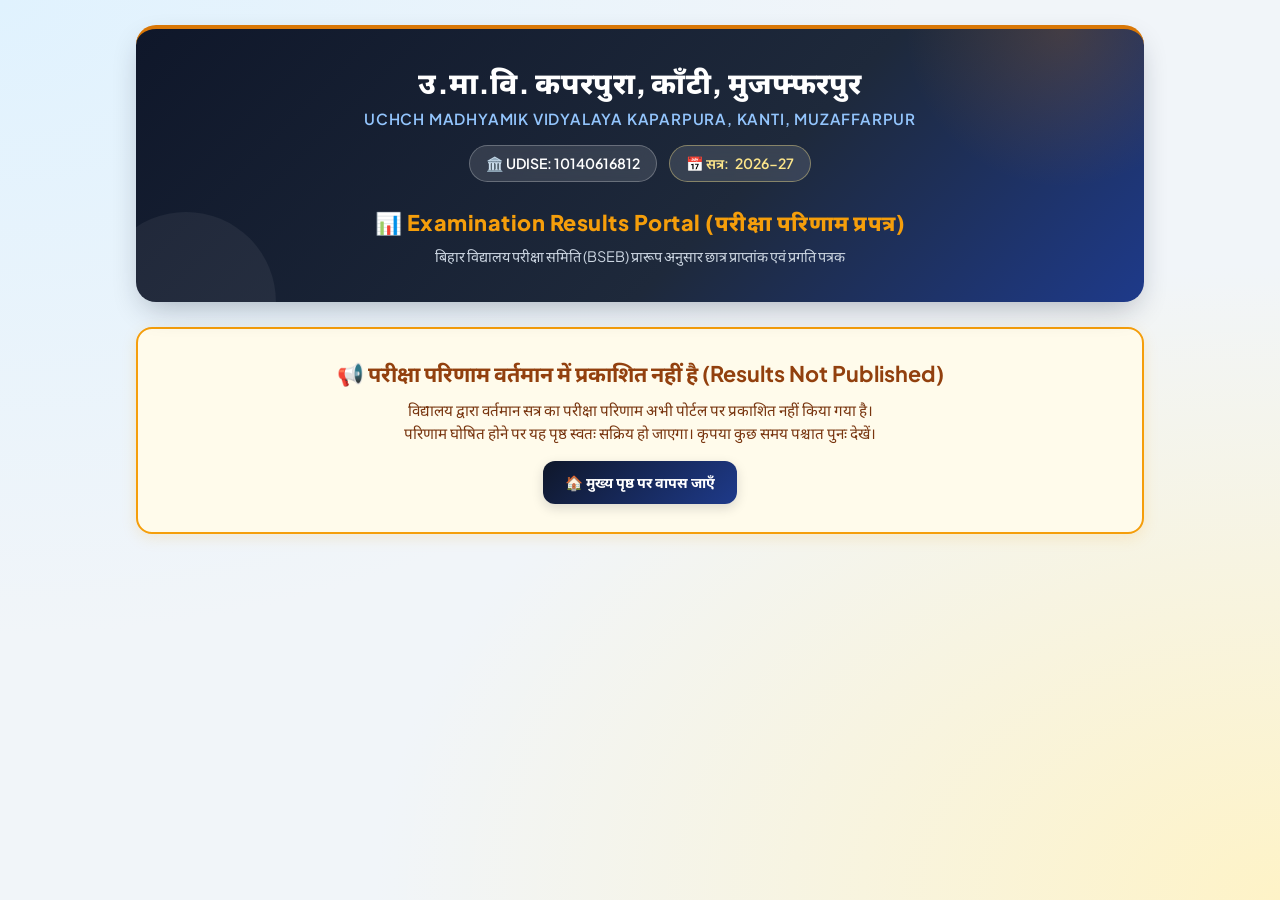
<file: result.html>
<!DOCTYPE html>
<html lang="hi">
<head>
    <meta charset="UTF-8">
    <meta name="viewport" content="width=device-width, initial-scale=1.0, maximum-scale=1.0, user-scalable=no">
    <title>Examination Results (परीक्षा परिणाम) - UHS Kaparpura</title>
    <link href="https://fonts.googleapis.com/css2?family=Noto+Sans+Devanagari:wght@400;500;600;700;800&family=Plus+Jakarta+Sans:wght@400;500;600;700;800&display=swap" rel="stylesheet">
    <link rel="stylesheet" href="admission.css">
    <style>
        :root {
            --nav-bg: #0f172a;
            --nav-bg-light: #1e293b;
            --primary-gold: #d97706;
            --primary-gold-hover: #f59e0b;
            --primary-blue: #2563eb;
            --text-main: #1e293b;
            --text-muted: #64748b;
            --bg-body: #f1f5f9;
            --card-bg: rgba(255, 255, 255, 0.96);
            --border-light: #e2e8f0;
            --border-focus: #3b82f6;
            --focus-ring: rgba(59, 130, 246, 0.25);
            --success-green: #10b981;
            --font-main: 'Plus Jakarta Sans', 'Noto Sans Devanagari', -apple-system, BlinkMacSystemFont, sans-serif;
        }

        * { box-sizing: border-box; }

        body {
            font-family: var(--font-main);
            background-color: var(--bg-body);
            background-image: radial-gradient(at 0% 0%, #e0f2fe 0px, transparent 50%),
                              radial-gradient(at 100% 100%, #fef3c7 0px, transparent 50%);
            background-attachment: fixed;
            color: var(--text-main);
            margin: 0;
            padding: 0;
            -webkit-font-smoothing: antialiased;
        }

        .result-container {
            max-width: 1040px;
            margin: 25px auto 50px auto;
            padding: 0 16px;
        }

        /* ── Header Banner ──────────────────────────────────────────────────────── */
        .form-header {
            background: linear-gradient(135deg, #0f172a 0%, #1e293b 60%, #1e3a8a 100%);
            border-radius: 20px;
            padding: 35px 24px;
            color: white;
            text-align: center;
            box-shadow: 0 12px 30px -8px rgba(15, 23, 42, 0.3);
            margin-bottom: 25px;
            position: relative;
            overflow: hidden;
            border-top: 4px solid var(--primary-gold);
        }

        .form-header::before {
            content: '';
            position: absolute;
            width: 320px;
            height: 320px;
            top: -160px;
            right: -80px;
            background: radial-gradient(circle, rgba(217, 119, 6, 0.2) 0%, transparent 70%);
            border-radius: 50%;
            pointer-events: none;
        }

        .header-top-row {
            display: flex;
            flex-direction: column;
            align-items: center;
            justify-content: center;
            text-align: center;
            width: 100%;
            margin-bottom: 8px;
        }

        .school-info-link {
            text-decoration: none;
            color: inherit;
            display: block;
            text-align: center;
            width: 100%;
            cursor: pointer;
            transition: transform 0.2s ease, opacity 0.2s ease;
        }

        .school-info-link:hover {
            opacity: 0.94;
            transform: translateY(-1px);
        }

        .school-info {
            text-align: center;
            width: 100%;
        }

        .school-info h1 {
            font-size: 1.85rem;
            font-weight: 800;
            margin: 0 0 6px 0;
            letter-spacing: 0.3px;
            line-height: 1.25;
            color: #ffffff;
            text-align: center;
        }
        .school-info h2 {
            font-size: 0.95rem;
            font-weight: 600;
            color: #93c5fd;
            letter-spacing: 0.8px;
            margin: 0 0 14px 0;
            text-transform: uppercase;
            text-align: center;
        }

        .header-badges {
            display: inline-flex;
            gap: 12px;
            flex-wrap: wrap;
            justify-content: center;
            align-items: center;
            margin: 0 auto 16px auto;
        }
        
        .udise-badge, .session-badge {
            background: rgba(255, 255, 255, 0.12);
            border: 1px solid rgba(255, 255, 255, 0.25);
            padding: 6px 16px;
            border-radius: 30px;
            font-size: 0.88rem;
            font-weight: 600;
            backdrop-filter: blur(8px);
            display: inline-flex;
            align-items: center;
            gap: 6px;
            white-space: nowrap;
        }
        .session-badge { color: #fde68a; border-color: rgba(253, 230, 138, 0.4); }

        .result-title {
            font-size: 1.35rem;
            font-weight: 800;
            color: #f59e0b;
            margin-bottom: 6px;
            letter-spacing: 0.5px;
        }
        .header-note {
            font-size: 0.9rem;
            color: #cbd5e1;
            margin: 0;
            line-height: 1.4;
        }

        /* ── Search Form Card ────────────────────────────────────────────────────── */
        .form-section {
            background: var(--card-bg);
            backdrop-filter: blur(12px);
            border-radius: 18px;
            padding: 28px 24px;
            margin-bottom: 24px;
            border: 1px solid rgba(255, 255, 255, 0.8);
            box-shadow: 0 4px 15px rgba(15, 23, 42, 0.04), 0 1px 3px rgba(0, 0, 0, 0.02);
            position: relative;
        }

        .section-header-row {
            display: flex;
            align-items: center;
            gap: 12px;
            margin-bottom: 20px;
            border-bottom: 1.5px solid #f1f5f9;
            padding-bottom: 12px;
        }
        .section-icon {
            width: 38px;
            height: 38px;
            border-radius: 10px;
            display: flex;
            align-items: center;
            justify-content: center;
            font-size: 1.25rem;
            background: #f1f5f9;
        }
        .section-title-wrap h3 {
            font-size: 1.15rem;
            font-weight: 700;
            color: var(--nav-bg);
            margin: 0;
        }
        .section-title-wrap p {
            font-size: 0.8rem;
            color: var(--text-muted);
            margin: 2px 0 0 0;
        }

        .grid-3 { display: grid; grid-template-columns: repeat(3, 1fr); gap: 18px; }
        .grid-2 { display: grid; grid-template-columns: repeat(2, 1fr); gap: 18px; }
        
        @media (max-width: 850px) {
            .grid-3 { grid-template-columns: 1fr 1fr; }
        }
        @media (max-width: 600px) {
            .result-container { margin: 15px auto 40px auto; padding: 0 12px; }
            .form-header { padding: 25px 16px; border-radius: 16px; margin-bottom: 18px; }
            .school-info h1 { font-size: 1.35rem; }
            .school-info h2 { font-size: 0.8rem; }
            .result-title { font-size: 1.15rem; }
            .form-section { padding: 20px 16px; border-radius: 14px; margin-bottom: 16px; }
            .grid-3, .grid-2 { grid-template-columns: 1fr; gap: 14px; }
        }

        .input-group {
            position: relative;
            display: flex;
            flex-direction: column;
        }
        
        label {
            font-size: 0.85rem;
            font-weight: 600;
            color: var(--text-main);
            margin-bottom: 6px;
            display: flex;
            align-items: center;
            justify-content: space-between;
        }
        label .req { color: #ef4444; margin-left: 2px; }
        
        input, select {
            width: 100%;
            height: 48px;
            padding: 10px 14px;
            border: 1.5px solid #cbd5e1;
            border-radius: 12px;
            font-family: var(--font-main);
            font-size: 0.95rem;
            background: #ffffff;
            color: #0f172a;
            transition: all 0.2s ease;
            -webkit-appearance: none;
            appearance: none;
        }
        
        select {
            background-image: url("data:image/svg+xml;charset=UTF-8,%3csvg xmlns='http://www.w3.org/2000/svg' viewBox='0 0 24 24' fill='none' stroke='%23475569' stroke-width='2' stroke-linecap='round' stroke-linejoin='round'%3e%3cpolyline points='6 9 12 15 18 9'%3e%3c/polyline%3e%3c/svg%3e");
            background-repeat: no-repeat;
            background-position: right 14px center;
            background-size: 16px;
            padding-right: 38px;
        }

        input:focus, select:focus {
            outline: none;
            border-color: var(--border-focus);
            box-shadow: 0 0 0 4px var(--focus-ring);
            background: #fff;
        }

        .btn-primary {
            background: linear-gradient(135deg, var(--nav-bg) 0%, #1e3a8a 100%);
            color: white;
            font-family: var(--font-main);
            font-weight: 700;
            font-size: 1rem;
            padding: 13px 28px;
            border: none;
            border-radius: 12px;
            cursor: pointer;
            transition: all 0.2s ease;
            box-shadow: 0 4px 12px rgba(15, 23, 42, 0.15);
            display: inline-flex;
            align-items: center;
            justify-content: center;
            gap: 8px;
        }
        .btn-primary:hover {
            transform: translateY(-1px);
            box-shadow: 0 8px 18px rgba(15, 23, 42, 0.25);
            background: linear-gradient(135deg, #1e293b 0%, #172554 100%);
        }

        .btn-accent {
            background: linear-gradient(135deg, var(--primary-gold) 0%, #ea580c 100%);
            box-shadow: 0 4px 15px rgba(217, 119, 6, 0.3);
        }
        .btn-accent:hover {
            background: linear-gradient(135deg, var(--primary-gold-hover) 0%, #c2410c 100%);
            box-shadow: 0 8px 20px rgba(217, 119, 6, 0.4);
        }

        .btn-outline {
            background: white;
            color: var(--nav-bg);
            border: 1.5px solid #cbd5e1;
            box-shadow: none;
        }
        .btn-outline:hover {
            background: #f8fafc;
            border-color: #94a3b8;
        }

        /* ── Closed Portal Banner ────────────────────────────────────────────────── */
        .portal-closed-alert {
            background: #fffbeb;
            border: 2px solid #f59e0b;
            border-radius: 16px;
            padding: 28px 20px;
            text-align: center;
            margin-bottom: 25px;
            box-shadow: 0 4px 15px rgba(245, 158, 11, 0.15);
            display: none;
        }
        .portal-closed-alert h3 {
            color: #92400e;
            font-size: 1.35rem;
            margin: 0 0 8px 0;
        }
        .portal-closed-alert p {
            color: #78350f;
            font-size: 0.95rem;
            margin: 0 0 16px 0;
            line-height: 1.5;
        }

        /* ── Report Card Outer Container ─────────────────────────────────────────── */
        #reportCardWrapper {
            display: none;
            margin-top: 25px;
        }

        .report-card-actions {
            display: flex;
            justify-content: space-between;
            align-items: center;
            gap: 12px;
            margin-bottom: 16px;
            flex-wrap: wrap;
        }

        .report-card-sheet {
            background: #ffffff;
            border-radius: 12px;
            box-shadow: 0 10px 30px rgba(0,0,0,0.12);
            border: 1px solid #cbd5e1;
            padding: 20px;
            position: relative;
            overflow: hidden;
            margin: 0 auto;
        }

        /* ── Loader ──────────────────────────────────────────────────────────────── */
        .loader-overlay {
            display: none;
            position: fixed;
            inset: 0;
            background: rgba(255, 255, 255, 0.92);
            z-index: 20000;
            flex-direction: column;
            align-items: center;
            justify-content: center;
            backdrop-filter: blur(4px);
        }
        .spinner {
            width: 46px;
            height: 46px;
            border: 4px solid #e2e8f0;
            border-top-color: var(--primary-gold);
            border-radius: 50%;
            animation: spin 0.8s linear infinite;
        }
        @keyframes spin { to { transform: rotate(360deg); } }

        /* ── Mobile vs Desktop Result Card Display ──────────────────────────────── */
        .mobile-only-result { display: none; }
        .desktop-only-result { display: block; }

        @media (max-width: 768px) {
            .mobile-only-result { display: block !important; }
            .desktop-only-result { display: none !important; }
            .report-card-sheet {
                padding: 0 !important;
                background: transparent !important;
                border: none !important;
                box-shadow: none !important;
            }
        }

        /* ── Mobile Result Card Styles ───────────────────────────────────────────── */
        .res-mobile-card {
            background: #ffffff;
            border: 1px solid #e2e8f0;
            border-radius: 16px;
            padding: 18px;
            margin-bottom: 14px;
            box-shadow: 0 4px 12px rgba(15, 23, 42, 0.05);
        }

        .res-mobile-header-card {
            background: linear-gradient(135deg, #0f172a 0%, #1e3a8a 100%);
            color: #ffffff;
            border-radius: 16px;
            padding: 20px;
            margin-bottom: 14px;
            box-shadow: 0 6px 20px rgba(15, 23, 42, 0.2);
            text-align: center;
        }

        .res-mobile-score-card {
            background: linear-gradient(135deg, #f0fdf4 0%, #ecfdf5 100%);
            border: 2px solid #86efac;
            border-radius: 16px;
            padding: 18px;
            margin-bottom: 14px;
            text-align: center;
        }
        .res-mobile-score-card.fail {
            background: linear-gradient(135deg, #fef2f2 0%, #fff1f2 100%);
            border-color: #fca5a5;
        }

        .res-sub-card {
            background: #ffffff;
            border: 1px solid #e2e8f0;
            border-radius: 12px;
            padding: 14px 16px;
            margin-bottom: 10px;
            display: flex;
            justify-content: space-between;
            align-items: center;
            box-shadow: 0 2px 6px rgba(0,0,0,0.02);
        }
        .res-sub-title {
            font-weight: 700;
            font-size: 0.95rem;
            color: #0f172a;
        }
        .res-sub-meta {
            font-size: 0.78rem;
            color: #64748b;
            margin-top: 3px;
        }
        .res-sub-score {
            font-size: 1.15rem;
            font-weight: 800;
            color: #1e3a8a;
            text-align: right;
        }

        /* ── Print Media Optimization (Strict 1-Page A4 Guarantee) ─────────────────── */
        @media print {
            html, body {
                background: #fff !important;
                padding: 0 !important;
                margin: 0 !important;
                width: 210mm !important;
                height: 297mm !important;
                overflow: hidden !important;
            }
            .form-header, .form-section, .report-card-actions, #loader, .portal-closed-alert, .mobile-only-result {
                display: none !important;
            }
            .desktop-only-result {
                display: block !important;
            }
            .result-container {
                max-width: 100% !important;
                margin: 0 !important;
                padding: 0 !important;
            }
            #reportCardWrapper {
                display: block !important;
                margin: 0 !important;
                padding: 0 !important;
            }
            .report-card-sheet {
                box-shadow: none !important;
                border: none !important;
                border-radius: 0 !important;
                padding: 0 !important;
                width: 100% !important;
                background: transparent !important;
                page-break-inside: avoid !important;
                page-break-after: avoid !important;
            }
            .bseb-web-print-card {
                width: 210mm !important;
                max-width: 210mm !important;
                height: 295mm !important;
                max-height: 295mm !important;
                padding: 8mm 10mm !important;
                margin: 0 auto !important;
                border: 2px solid #0f172a !important;
                box-sizing: border-box !important;
                page-break-inside: avoid !important;
                page-break-after: avoid !important;
                background-color: #fff !important;
                background-image: url("data:image/svg+xml;utf8,<svg xmlns='http://www.w3.org/2000/svg' width='280' height='130' viewBox='0 0 280 130'><text x='50%' y='50%' fill='rgba(0,0,0,0.035)' font-size='12' font-family='sans-serif' font-weight='bold' text-anchor='middle' transform='rotate(-22 140 65)'>उ.मा.वि. कपरपुरा, काँटी, मुजफ्फरपुर</text></svg>") !important;
                background-repeat: repeat !important;
            }
        }
    </style>
</head>
<body>

<div class="result-container">

    <!-- Header Banner -->
    <div class="form-header">
        <div class="header-top-row">
            <a href="index.html" class="school-info-link" title="मुख्य पृष्ठ पर जाएँ (Go to Home Page)" style="text-decoration: none; color: inherit; display: inline-block; transition: transform 0.2s ease, opacity 0.2s ease;">
                <div class="school-info">
                    <h1>उ.मा.वि. कपरपुरा, काँटी, मुजफ्फरपुर</h1>
                    <h2>UCHCH MADHYAMIK VIDYALAYA KAPARPURA, KANTI, MUZAFFARPUR</h2>
                </div>
            </a>
            <div class="header-badges">
                <span class="udise-badge">🏛️ UDISE: 10140616812</span>
                <span class="session-badge">📅 सत्र: <span id="displaySession">2026-27</span></span>
            </div>
        </div>
        <div class="result-title">
            📊 Examination Results Portal (परीक्षा परिणाम प्रपत्र)
        </div>
        <p class="header-note">
            बिहार विद्यालय परीक्षा समिति (BSEB) प्रारूप अनुसार छात्र प्राप्तांक एवं प्रगति पत्रक
        </p>
    </div>

    <!-- Closed Portal Notice (Shown when result_published is false) -->
    <div id="portalClosedNotice" class="portal-closed-alert">
        <h3>📢 परीक्षा परिणाम वर्तमान में प्रकाशित नहीं है (Results Not Published)</h3>
        <p>
            विद्यालय द्वारा वर्तमान सत्र का परीक्षा परिणाम अभी पोर्टल पर प्रकाशित नहीं किया गया है।<br>
            परिणाम घोषित होने पर यह पृष्ठ स्वतः सक्रिय हो जाएगा। कृपया कुछ समय पश्चात पुनः देखें।
        </p>
        <a href="index.html" class="btn-primary" style="padding: 10px 22px; font-size: 0.9rem; text-decoration: none;">
            🏠 मुख्य पृष्ठ पर वापस जाएँ
        </a>
    </div>

    <!-- Search Form Section (Initially hidden until portal check confirms results are published) -->
    <section class="form-section" id="searchSection" style="display: none;">
        <div class="section-header-row">
            <div class="section-icon">🔍</div>
            <div class="section-title-wrap">
                <h3>विद्यार्थी परीक्षा परिणाम खोजें (Search Result)</h3>
                <p>सत्र, परीक्षा, कक्षा, क्रमांक एवं जन्म तिथि दर्ज कर अपना अंक-पत्र देखें</p>
            </div>
        </div>

        <form id="resultSearchForm">
            <div class="grid-3">
                <div class="input-group">
                    <label for="resSession">शैक्षणिक सत्र (Session) <span class="req">*</span></label>
                    <select id="resSession" required>
                        <!-- Populated dynamically with sessions having entered marks -->
                        <option value="2026-27" selected>2026-27</option>
                    </select>
                </div>

                <div class="input-group">
                    <label for="resClass">कक्षा (Class) <span class="req">*</span></label>
                    <select id="resClass" required>
                        <option value="">-- कक्षा चुनें --</option>
                        <option value="9">Class 9 (नवमीं)</option>
                        <option value="10">Class 10 (दसवीं)</option>
                        <option value="11">Class 11 (ग्यारहवीं)</option>
                        <option value="12">Class 12 (बारहवीं)</option>
                    </select>
                </div>

                <div class="input-group" id="streamGroup" style="display: none;">
                    <label for="resStream">संकाय (Stream) <span class="req">*</span></label>
                    <select id="resStream">
                        <option value="">-- संकाय चुनें --</option>
                        <option value="Science">Science (विज्ञान)</option>
                        <option value="Arts">Arts (कला)</option>
                        <option value="Commerce">Commerce (वाणिज्य)</option>
                    </select>
                </div>

                <div class="input-group">
                    <label for="resExam">परीक्षा का नाम (Exam) <span class="req">*</span></label>
                    <select id="resExam" required>
                        <option value="">-- परीक्षा चुनें --</option>
                        <!-- Populated dynamically from ExamMarks feeded exams -->
                    </select>
                </div>

                <div class="input-group">
                    <label for="resRollNo">क्रमांक (Roll No.) <span class="req">*</span></label>
                    <input type="text" id="resRollNo" placeholder="e.g. 1, 2, 54" required>
                </div>

                <div class="input-group">
                    <label for="resDob">जन्म तिथि (Date of Birth) <span class="req">*</span></label>
                    <input type="date" id="resDob" required>
                </div>
            </div>

            <div style="margin-top: 24px; text-align: center;">
                <button type="submit" id="btnSearchResult" class="btn-primary btn-accent" style="padding: 14px 36px; font-size: 1.1rem; width: 100%; max-width: 360px;">
                    ⚡ परिणाम देखें (Search Result)
                </button>
            </div>
        </form>

        <div id="searchMsg" style="margin-top: 15px; font-weight: 600; text-align: center; font-size: 0.95rem;"></div>
    </section>

    <!-- Report Card Display Wrapper -->
    <div id="reportCardWrapper">
        <div class="report-card-actions">
            <button type="button" id="btnSearchAnother" class="btn-primary btn-outline" style="font-size: 0.9rem; padding: 9px 18px;">
                🔍 दूसरा परिणाम खोजें (Search Another)
            </button>
            <button type="button" id="btnPrintReportCard" class="btn-primary" style="background: #d97706; padding: 10px 24px; font-size: 0.95rem;">
                🖨️ प्रिंट / PDF डाउनलोड करें (Print A4)
            </button>
        </div>

        <div class="report-card-sheet" id="reportCardSheet">
            <!-- Rendered dynamically by result.js -->
        </div>
    </div>

</div>

<!-- Loader -->
<div id="loader" class="loader-overlay">
    <div class="spinner"></div>
    <p style="margin-top: 15px; font-weight: 700; color: #0f172a; font-size: 1.1rem; letter-spacing: 0.5px;">प्राप्तांक विवरण लोड हो रहा है...</p>
</div>

<script type="module" src="qrcodegen.js"></script>
<script src="result.js"></script>
</body>
</html>
</file>
<file: admission.css>
:root {
    --primary: #0f1f4b;
    --accent: #d97706;
    --bg: #f5f7fb;
    --card: #ffffff;
    --border: #dbe3ef;
    --text: #1f2937;
    --primary-light: #1e3a8a;
    --accent-light: #f59e0b;
    --shadow: 0 10px 30px rgba(15,31,75,.10);
    --shadow-hover: 0 18px 40px rgba(15,31,75,.16);
}

* {
    margin: 0;
    padding: 0;
    box-sizing: border-box;
}

body {
    font-family: 'Segoe UI', Arial, sans-serif;
    background: linear-gradient(180deg,#f8fafc 0%,#eef4ff 100%);
    color: var(--text);
    line-height: 1.6;
}

.admission-container {
    max-width: 1200px;
    margin: 35px auto;
    padding: 20px;
}

.form-header {
    background: linear-gradient(135deg, var(--primary) 0%, var(--primary-light) 100%);
    color: white;
    text-align: center;
    padding: 42px 25px;
    border-radius: 22px;
    margin-bottom: 28px;
    box-shadow: var(--shadow-hover);
    position: relative;
    overflow: hidden;
}

.form-header::before {
    content: '';
    position: absolute;
    width: 260px;
    height: 260px;
    border-radius: 50%;
    background: rgba(255,255,255,.08);
    top: -120px;
    right: -80px;
}

.form-header::after {
    content: '';
    position: absolute;
    width: 180px;
    height: 180px;
    border-radius: 50%;
    background: rgba(255,255,255,.06);
    bottom: -90px;
    left: -40px;
}

.header-top-row {
    display: flex;
    flex-direction: column;
    align-items: center;
    justify-content: center;
    text-align: center;
    width: 100%;
    margin-bottom: 8px;
}

.school-info-link {
    text-decoration: none;
    color: inherit;
    display: block;
    text-align: center;
    width: 100%;
    cursor: pointer;
    transition: transform 0.2s ease, opacity 0.2s ease;
}

.school-info-link:hover {
    opacity: 0.94;
    transform: translateY(-1px);
}

.school-info {
    text-align: center;
    width: 100%;
}

.form-header h1, .school-info h1 {
    font-size: 1.85rem;
    font-weight: 800;
    margin: 0 0 6px 0;
    letter-spacing: 0.3px;
    line-height: 1.25;
    color: #ffffff;
    text-align: center;
}

.form-header h2, .school-info h2 {
    font-size: 0.95rem;
    font-weight: 600;
    color: #93c5fd;
    letter-spacing: 0.8px;
    margin: 0 0 14px 0;
    text-transform: uppercase;
    text-align: center;
}

.header-badges {
    display: inline-flex;
    gap: 12px;
    flex-wrap: wrap;
    justify-content: center;
    align-items: center;
    margin: 0 auto 16px auto;
}

.udise-badge, .session-badge {
    background: rgba(255, 255, 255, 0.12);
    border: 1px solid rgba(255, 255, 255, 0.25);
    padding: 6px 16px;
    border-radius: 30px;
    font-size: 0.88rem;
    font-weight: 600;
    backdrop-filter: blur(8px);
    display: inline-flex;
    align-items: center;
    gap: 6px;
    white-space: nowrap;
}
.session-badge {
    color: #fde68a;
    border-color: rgba(253, 230, 138, 0.4);
}

.form-section {
    background: var(--card);
    margin-bottom: 24px;
    padding: 26px;
    border-radius: 18px;
    border: 1px solid var(--border);
    box-shadow: var(--shadow);
    transition: all .25s ease;
}

.form-section:hover {
    transform: translateY(-2px);
    box-shadow: var(--shadow-hover);
}

.form-section h3 {
    color: var(--primary);
    margin-bottom: 22px;
    padding-left: 14px;
    border-left: 5px solid var(--accent);
    font-size: 1.28rem;
    font-weight: 700;
}

.grid-2 {
    display: grid;
    grid-template-columns: repeat(2, 1fr);
    gap: 18px;
}

.grid-3 {
    display: grid;
    grid-template-columns: repeat(3, 1fr);
    gap: 18px;
}

label {
    display: block;
    margin-bottom: 7px;
    font-weight: 600;
    color: var(--primary);
    letter-spacing: .2px;
}

input,
select,
textarea {
    width: 100%;
    padding: 13px 15px;
    border: 1px solid #cfd8e3;
    border-radius: 12px;
    font-size: 15px;
    background: #fff;
    transition: all .25s ease;
}

input:focus,
select:focus,
textarea:focus {
    outline: none;
    border-color: var(--accent);
    box-shadow: 0 0 0 4px rgba(217,119,6,.12);
}

.photo-box {
    border: 2px dashed #cfd8e3;
    border-radius: 18px;
    padding: 18px;
    text-align: center;
    background: linear-gradient(180deg,#ffffff 0%,#f8fbff 100%);
}

#photoPreview {
    width: 210px;
    height: 180px;
    margin: 12px auto;
    display: flex;
    align-items: center;
    justify-content: center;
    border-radius: 10px;
    border: 1px solid #d1d5db;
    background: #eef3f9;
    color: #6b7280;
    font-weight: 600;
    overflow: hidden;
}

#signaturePreview {
    width: 280px;
    height: 88px;
    margin: 12px auto;
    display: flex;
    align-items: center;
    justify-content: center;
    border-radius: 10px;
    border: 1px solid #d1d5db;
    background: #eef3f9;
    color: #6b7280;
    font-weight: 600;
    overflow: hidden;
}

#photoPreview img,
#signaturePreview img {
    width: 100%;
    height: 100%;
    object-fit: contain;
}

.upload-note {
    font-size: 0.9rem;
    color: #4b5563;
    margin-bottom: 10px;
    line-height: 1.5;
}

.declaration-box {
    background: linear-gradient(180deg,#fffaf0 0%,#fff4d8 100%);
    border-left: 5px solid var(--accent);
    padding: 18px;
    border-radius: 12px;
}

.form-actions {
    display: flex;
    gap: 15px;
    justify-content: center;
    flex-wrap: wrap;
    margin-top: 25px;
}

.form-actions button {
    border: none;
    cursor: pointer;
    border-radius: 14px;
    padding: 15px 28px;
    font-size: 16px;
    font-weight: 700;
    transition: .25s;
    box-shadow: 0 6px 18px rgba(0,0,0,.08);
}

#previewBtn {
    background: var(--primary);
    color: white;
}

#submitBtn {
    background: var(--accent);
    color: white;
}

button[type='reset'] {
    background: white;
    border: 1px solid #d1d5db;
}

.form-actions button:hover {
    transform: translateY(-3px);
    box-shadow: 0 12px 24px rgba(0,0,0,.12);
}

input::placeholder,
textarea::placeholder {
    color: #9ca3af;
}

input[readonly] {
    background: #f3f4f6;
    font-weight: 600;
}

@media (max-width: 768px) {
    .admission-container {
        padding: 10px;
    }

    .grid-2,
    .grid-3 {
        grid-template-columns: 1fr;
    }

    .form-header h1 {
        font-size: 1.5rem;
    }

    .form-section {
        padding: 18px;
    }

    .form-actions {
        flex-direction: column;
    }

    .form-actions button {
        width: 100%;
    }

    #photoPreview {
        width: 175px;
        height: 150px;
    }

    #signaturePreview {
        width: 220px;
        height: 70px;
    }
}
</file>
